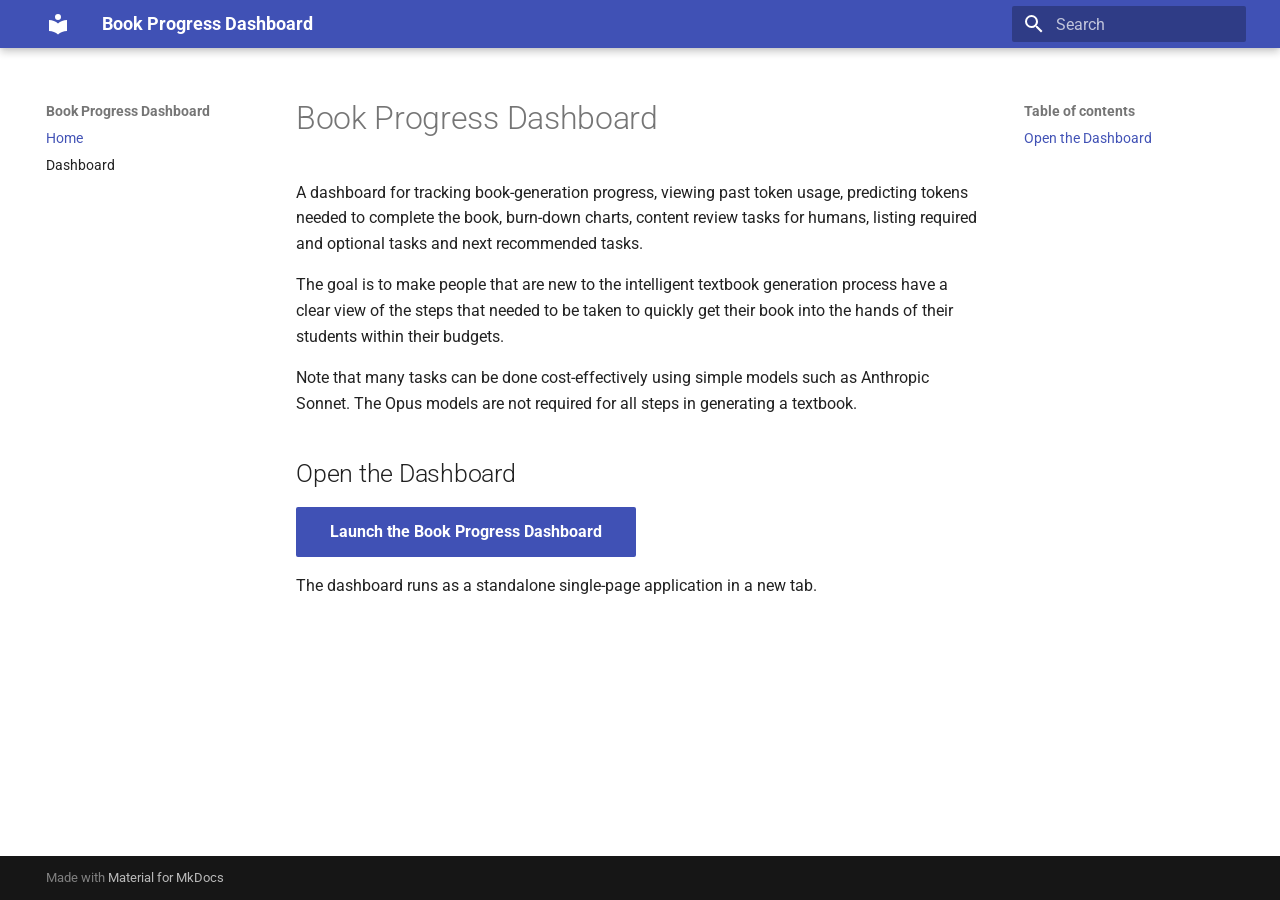
<file: index.html>
<!doctype html>
<html lang="en" class="no-js">
  <head>
    
      <meta charset="utf-8">
      <meta name="viewport" content="width=device-width,initial-scale=1">
      
        <meta name="description" content="A React-based dashboard for tracking book-writing progress">
      
      
        <meta name="author" content="Dan McCreary">
      
      
      
      
        <link rel="next" href="dashboard/book-dashboard.html">
      
      
      <link rel="icon" href="assets/images/favicon.png">
      <meta name="generator" content="mkdocs-1.6.1, mkdocs-material-9.5.43">
    
    
      
        <title>Book Progress Dashboard</title>
      
    
    
      <link rel="stylesheet" href="assets/stylesheets/main.0253249f.min.css">
      
      


    
    
      
    
    
      
        
        
        <link rel="preconnect" href="https://fonts.gstatic.com" crossorigin>
        <link rel="stylesheet" href="https://fonts.googleapis.com/css?family=Roboto:300,300i,400,400i,700,700i%7CRoboto+Mono:400,400i,700,700i&display=fallback">
        <style>:root{--md-text-font:"Roboto";--md-code-font:"Roboto Mono"}</style>
      
    
    
    <script>__md_scope=new URL(".",location),__md_hash=e=>[...e].reduce(((e,_)=>(e<<5)-e+_.charCodeAt(0)),0),__md_get=(e,_=localStorage,t=__md_scope)=>JSON.parse(_.getItem(t.pathname+"."+e)),__md_set=(e,_,t=localStorage,a=__md_scope)=>{try{t.setItem(a.pathname+"."+e,JSON.stringify(_))}catch(e){}}</script>
    
      

    
    
    
  </head>
  
  
    <body dir="ltr">
  
    
    <input class="md-toggle" data-md-toggle="drawer" type="checkbox" id="__drawer" autocomplete="off">
    <input class="md-toggle" data-md-toggle="search" type="checkbox" id="__search" autocomplete="off">
    <label class="md-overlay" for="__drawer"></label>
    <div data-md-component="skip">
      
        
        <a href="#book-progress-dashboard" class="md-skip">
          Skip to content
        </a>
      
    </div>
    <div data-md-component="announce">
      
    </div>
    
    
      

  

<header class="md-header md-header--shadow" data-md-component="header">
  <nav class="md-header__inner md-grid" aria-label="Header">
    <a href="." title="Book Progress Dashboard" class="md-header__button md-logo" aria-label="Book Progress Dashboard" data-md-component="logo">
      
  
  <svg xmlns="http://www.w3.org/2000/svg" viewBox="0 0 24 24"><path d="M12 8a3 3 0 0 0 3-3 3 3 0 0 0-3-3 3 3 0 0 0-3 3 3 3 0 0 0 3 3m0 3.54C9.64 9.35 6.5 8 3 8v11c3.5 0 6.64 1.35 9 3.54 2.36-2.19 5.5-3.54 9-3.54V8c-3.5 0-6.64 1.35-9 3.54"/></svg>

    </a>
    <label class="md-header__button md-icon" for="__drawer">
      
      <svg xmlns="http://www.w3.org/2000/svg" viewBox="0 0 24 24"><path d="M3 6h18v2H3zm0 5h18v2H3zm0 5h18v2H3z"/></svg>
    </label>
    <div class="md-header__title" data-md-component="header-title">
      <div class="md-header__ellipsis">
        <div class="md-header__topic">
          <span class="md-ellipsis">
            Book Progress Dashboard
          </span>
        </div>
        <div class="md-header__topic" data-md-component="header-topic">
          <span class="md-ellipsis">
            
              Home
            
          </span>
        </div>
      </div>
    </div>
    
    
      <script>var palette=__md_get("__palette");if(palette&&palette.color){if("(prefers-color-scheme)"===palette.color.media){var media=matchMedia("(prefers-color-scheme: light)"),input=document.querySelector(media.matches?"[data-md-color-media='(prefers-color-scheme: light)']":"[data-md-color-media='(prefers-color-scheme: dark)']");palette.color.media=input.getAttribute("data-md-color-media"),palette.color.scheme=input.getAttribute("data-md-color-scheme"),palette.color.primary=input.getAttribute("data-md-color-primary"),palette.color.accent=input.getAttribute("data-md-color-accent")}for(var[key,value]of Object.entries(palette.color))document.body.setAttribute("data-md-color-"+key,value)}</script>
    
    
    
      <label class="md-header__button md-icon" for="__search">
        
        <svg xmlns="http://www.w3.org/2000/svg" viewBox="0 0 24 24"><path d="M9.5 3A6.5 6.5 0 0 1 16 9.5c0 1.61-.59 3.09-1.56 4.23l.27.27h.79l5 5-1.5 1.5-5-5v-.79l-.27-.27A6.52 6.52 0 0 1 9.5 16 6.5 6.5 0 0 1 3 9.5 6.5 6.5 0 0 1 9.5 3m0 2C7 5 5 7 5 9.5S7 14 9.5 14 14 12 14 9.5 12 5 9.5 5"/></svg>
      </label>
      <div class="md-search" data-md-component="search" role="dialog">
  <label class="md-search__overlay" for="__search"></label>
  <div class="md-search__inner" role="search">
    <form class="md-search__form" name="search">
      <input type="text" class="md-search__input" name="query" aria-label="Search" placeholder="Search" autocapitalize="off" autocorrect="off" autocomplete="off" spellcheck="false" data-md-component="search-query" required>
      <label class="md-search__icon md-icon" for="__search">
        
        <svg xmlns="http://www.w3.org/2000/svg" viewBox="0 0 24 24"><path d="M9.5 3A6.5 6.5 0 0 1 16 9.5c0 1.61-.59 3.09-1.56 4.23l.27.27h.79l5 5-1.5 1.5-5-5v-.79l-.27-.27A6.52 6.52 0 0 1 9.5 16 6.5 6.5 0 0 1 3 9.5 6.5 6.5 0 0 1 9.5 3m0 2C7 5 5 7 5 9.5S7 14 9.5 14 14 12 14 9.5 12 5 9.5 5"/></svg>
        
        <svg xmlns="http://www.w3.org/2000/svg" viewBox="0 0 24 24"><path d="M20 11v2H8l5.5 5.5-1.42 1.42L4.16 12l7.92-7.92L13.5 5.5 8 11z"/></svg>
      </label>
      <nav class="md-search__options" aria-label="Search">
        
        <button type="reset" class="md-search__icon md-icon" title="Clear" aria-label="Clear" tabindex="-1">
          
          <svg xmlns="http://www.w3.org/2000/svg" viewBox="0 0 24 24"><path d="M19 6.41 17.59 5 12 10.59 6.41 5 5 6.41 10.59 12 5 17.59 6.41 19 12 13.41 17.59 19 19 17.59 13.41 12z"/></svg>
        </button>
      </nav>
      
    </form>
    <div class="md-search__output">
      <div class="md-search__scrollwrap" tabindex="0" data-md-scrollfix>
        <div class="md-search-result" data-md-component="search-result">
          <div class="md-search-result__meta">
            Initializing search
          </div>
          <ol class="md-search-result__list" role="presentation"></ol>
        </div>
      </div>
    </div>
  </div>
</div>
    
    
  </nav>
  
</header>
    
    <div class="md-container" data-md-component="container">
      
      
        
          
        
      
      <main class="md-main" data-md-component="main">
        <div class="md-main__inner md-grid">
          
            
              
              <div class="md-sidebar md-sidebar--primary" data-md-component="sidebar" data-md-type="navigation" >
                <div class="md-sidebar__scrollwrap">
                  <div class="md-sidebar__inner">
                    



<nav class="md-nav md-nav--primary" aria-label="Navigation" data-md-level="0">
  <label class="md-nav__title" for="__drawer">
    <a href="." title="Book Progress Dashboard" class="md-nav__button md-logo" aria-label="Book Progress Dashboard" data-md-component="logo">
      
  
  <svg xmlns="http://www.w3.org/2000/svg" viewBox="0 0 24 24"><path d="M12 8a3 3 0 0 0 3-3 3 3 0 0 0-3-3 3 3 0 0 0-3 3 3 3 0 0 0 3 3m0 3.54C9.64 9.35 6.5 8 3 8v11c3.5 0 6.64 1.35 9 3.54 2.36-2.19 5.5-3.54 9-3.54V8c-3.5 0-6.64 1.35-9 3.54"/></svg>

    </a>
    Book Progress Dashboard
  </label>
  
  <ul class="md-nav__list" data-md-scrollfix>
    
      
      
  
  
    
  
  
  
    <li class="md-nav__item md-nav__item--active">
      
      <input class="md-nav__toggle md-toggle" type="checkbox" id="__toc">
      
      
        
      
      
        <label class="md-nav__link md-nav__link--active" for="__toc">
          
  
  <span class="md-ellipsis">
    Home
  </span>
  

          <span class="md-nav__icon md-icon"></span>
        </label>
      
      <a href="." class="md-nav__link md-nav__link--active">
        
  
  <span class="md-ellipsis">
    Home
  </span>
  

      </a>
      
        

<nav class="md-nav md-nav--secondary" aria-label="Table of contents">
  
  
  
    
  
  
    <label class="md-nav__title" for="__toc">
      <span class="md-nav__icon md-icon"></span>
      Table of contents
    </label>
    <ul class="md-nav__list" data-md-component="toc" data-md-scrollfix>
      
        <li class="md-nav__item">
  <a href="#open-the-dashboard" class="md-nav__link">
    <span class="md-ellipsis">
      Open the Dashboard
    </span>
  </a>
  
</li>
      
    </ul>
  
</nav>
      
    </li>
  

    
      
      
  
  
  
  
    <li class="md-nav__item">
      <a href="dashboard/book-dashboard.html" class="md-nav__link">
        
  
  <span class="md-ellipsis">
    Dashboard
  </span>
  

      </a>
    </li>
  

    
  </ul>
</nav>
                  </div>
                </div>
              </div>
            
            
              
              <div class="md-sidebar md-sidebar--secondary" data-md-component="sidebar" data-md-type="toc" >
                <div class="md-sidebar__scrollwrap">
                  <div class="md-sidebar__inner">
                    

<nav class="md-nav md-nav--secondary" aria-label="Table of contents">
  
  
  
    
  
  
    <label class="md-nav__title" for="__toc">
      <span class="md-nav__icon md-icon"></span>
      Table of contents
    </label>
    <ul class="md-nav__list" data-md-component="toc" data-md-scrollfix>
      
        <li class="md-nav__item">
  <a href="#open-the-dashboard" class="md-nav__link">
    <span class="md-ellipsis">
      Open the Dashboard
    </span>
  </a>
  
</li>
      
    </ul>
  
</nav>
                  </div>
                </div>
              </div>
            
          
          
            <div class="md-content" data-md-component="content">
              <article class="md-content__inner md-typeset">
                
                  


<h1 id="book-progress-dashboard">Book Progress Dashboard</h1>
<p>A dashboard for tracking book-generation progress, viewing past token usage,
predicting tokens needed to complete the book, burn-down charts, content
review tasks for humans, listing required and optional tasks and next recommended
tasks.</p>
<p>The goal is to make people that are new to the intelligent textbook generation
process have a clear view of the steps that needed to be taken to quickly
get their book into the hands of their students within their budgets.</p>
<p>Note that many tasks can be done cost-effectively using simple models such
as Anthropic Sonnet.  The Opus models are not required for all steps in
generating a textbook.</p>
<h2 id="open-the-dashboard">Open the Dashboard</h2>
<p><a class="md-button md-button--primary" href="dashboard/book-dashboard.html" target="_blank">Launch the Book Progress Dashboard</a></p>
<p>The dashboard runs as a standalone single-page application in a new tab.</p>












                
              </article>
            </div>
          
          
<script>var target=document.getElementById(location.hash.slice(1));target&&target.name&&(target.checked=target.name.startsWith("__tabbed_"))</script>
        </div>
        
          <button type="button" class="md-top md-icon" data-md-component="top" hidden>
  
  <svg xmlns="http://www.w3.org/2000/svg" viewBox="0 0 24 24"><path d="M13 20h-2V8l-5.5 5.5-1.42-1.42L12 4.16l7.92 7.92-1.42 1.42L13 8z"/></svg>
  Back to top
</button>
        
      </main>
      
        <footer class="md-footer">
  
  <div class="md-footer-meta md-typeset">
    <div class="md-footer-meta__inner md-grid">
      <div class="md-copyright">
  
  
    Made with
    <a href="https://squidfunk.github.io/mkdocs-material/" target="_blank" rel="noopener">
      Material for MkDocs
    </a>
  
</div>
      
    </div>
  </div>
</footer>
      
    </div>
    <div class="md-dialog" data-md-component="dialog">
      <div class="md-dialog__inner md-typeset"></div>
    </div>
    
    
    <script id="__config" type="application/json">{"base": ".", "features": ["navigation.top", "toc.follow", "content.code.copy"], "search": "assets/javascripts/workers/search.6ce7567c.min.js", "translations": {"clipboard.copied": "Copied to clipboard", "clipboard.copy": "Copy to clipboard", "search.result.more.one": "1 more on this page", "search.result.more.other": "# more on this page", "search.result.none": "No matching documents", "search.result.one": "1 matching document", "search.result.other": "# matching documents", "search.result.placeholder": "Type to start searching", "search.result.term.missing": "Missing", "select.version": "Select version"}}</script>
    
    
      <script src="assets/javascripts/bundle.83f73b43.min.js"></script>
      
    
  </body>
</html>
</file>
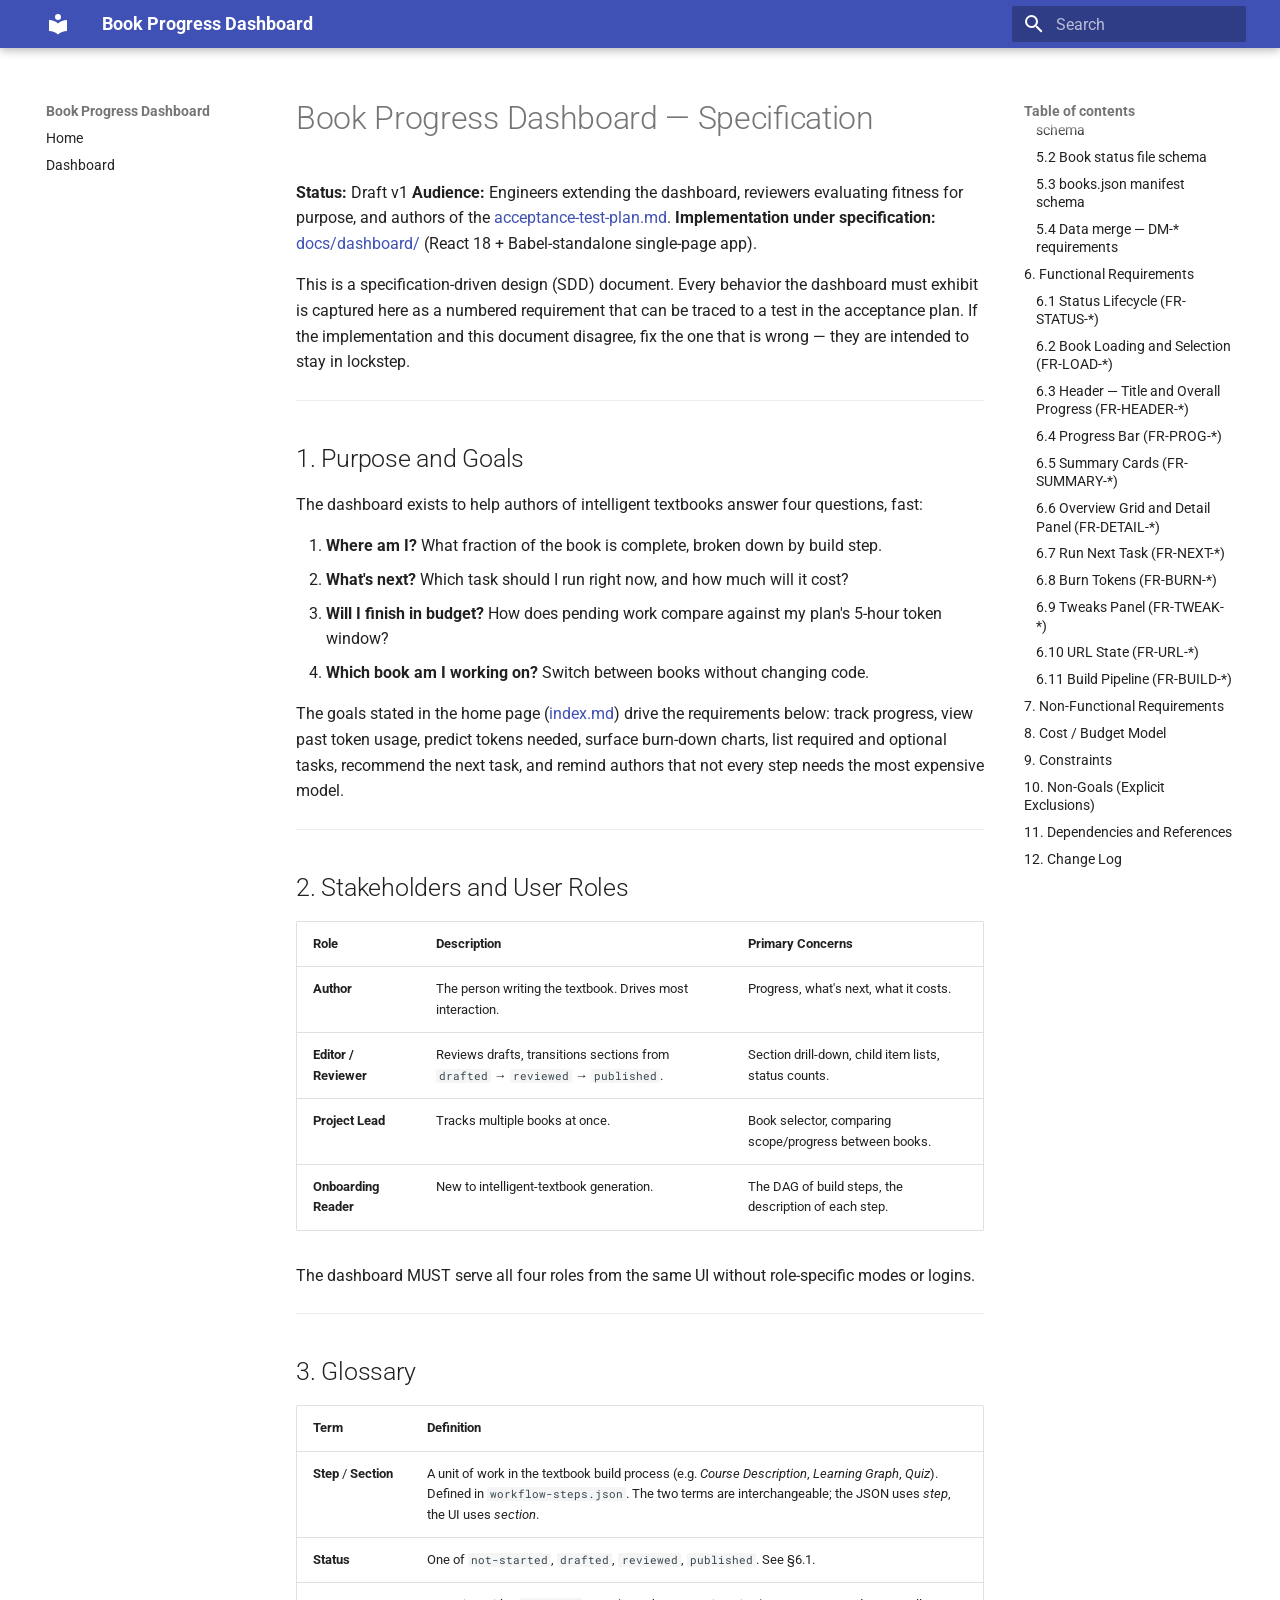
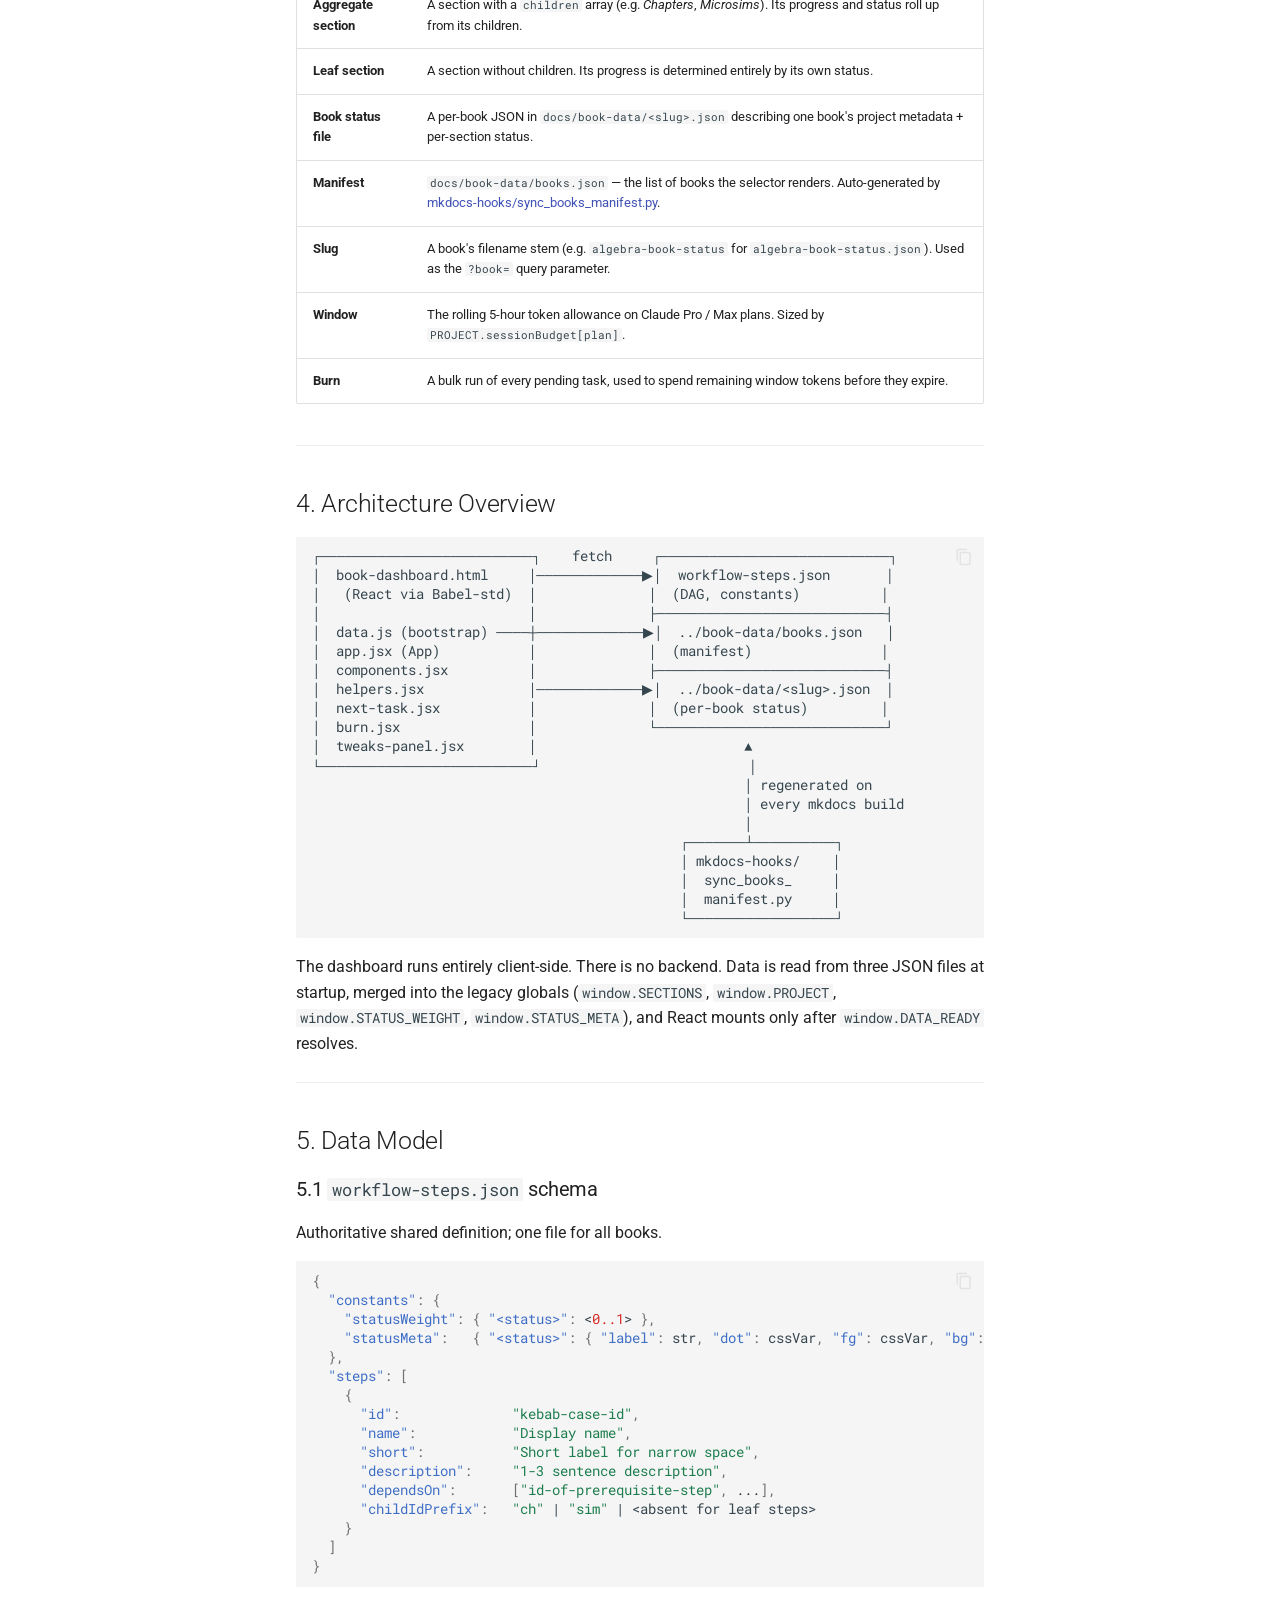
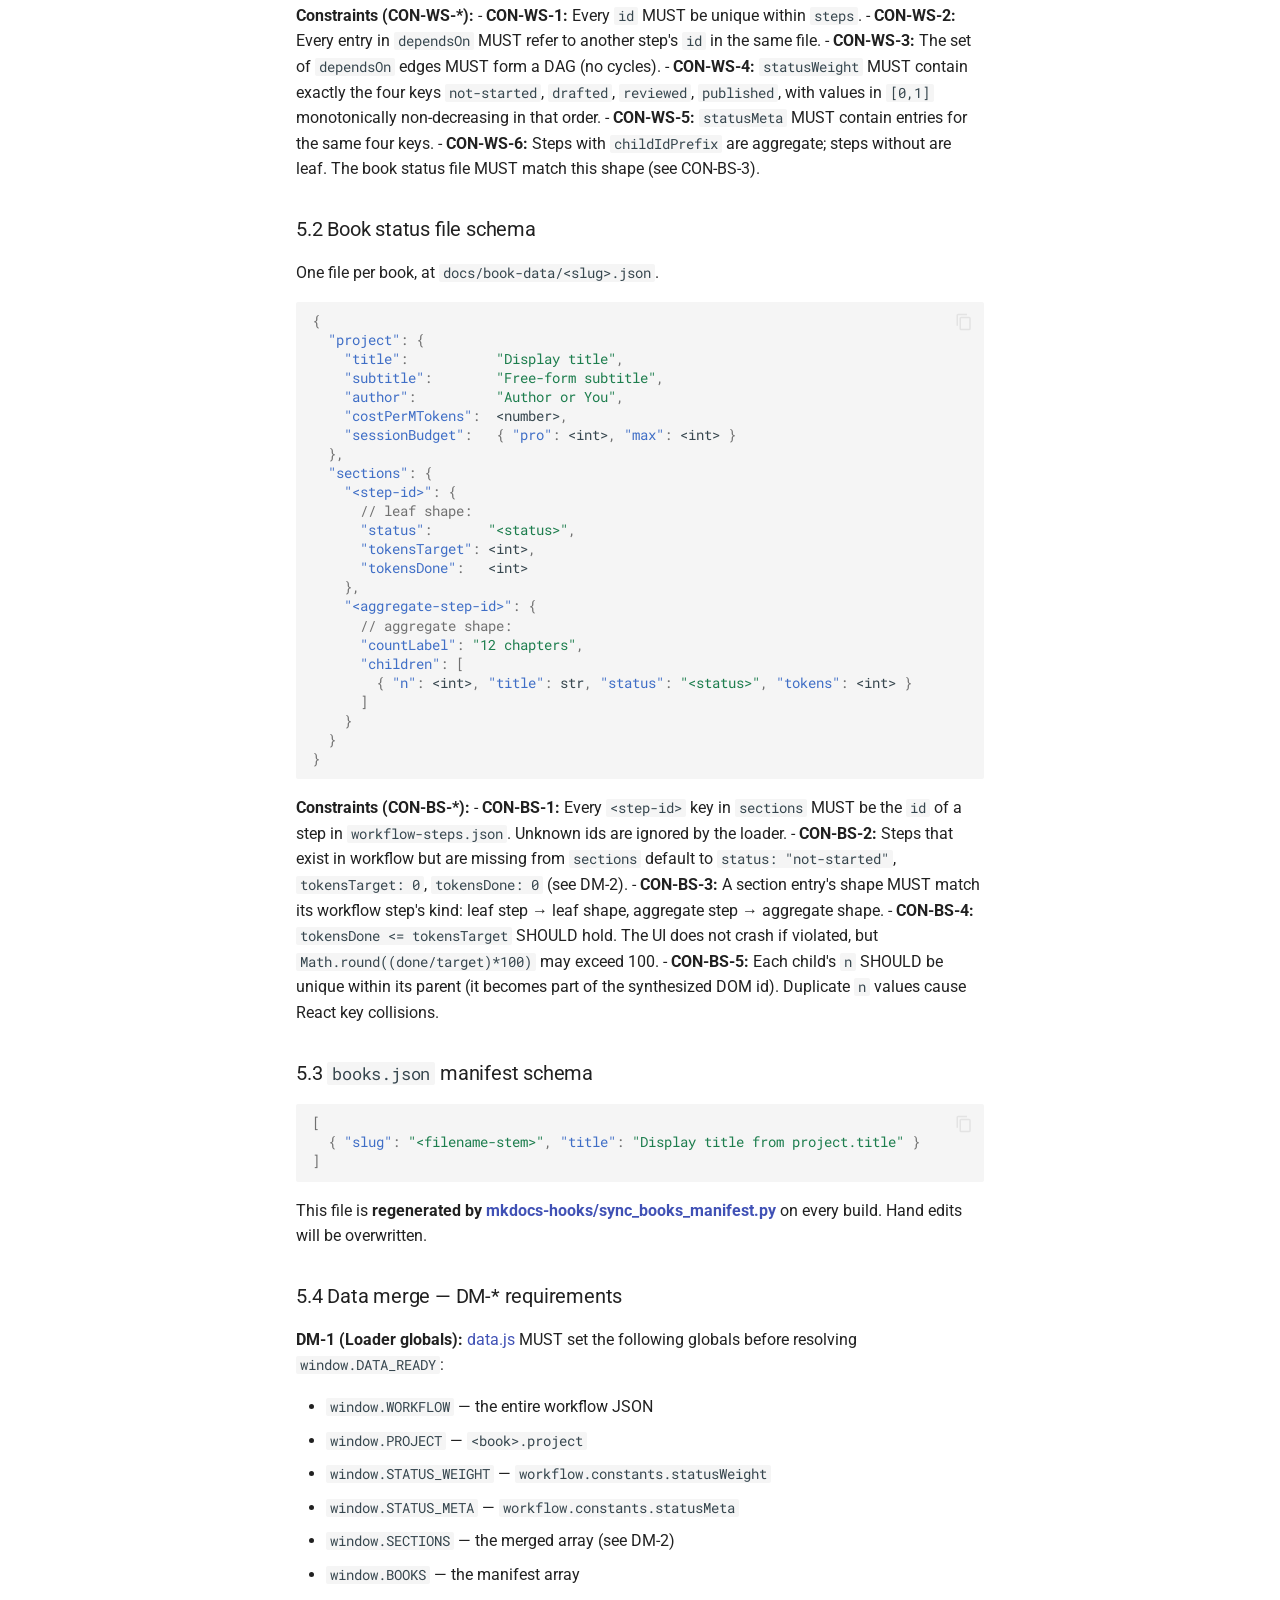
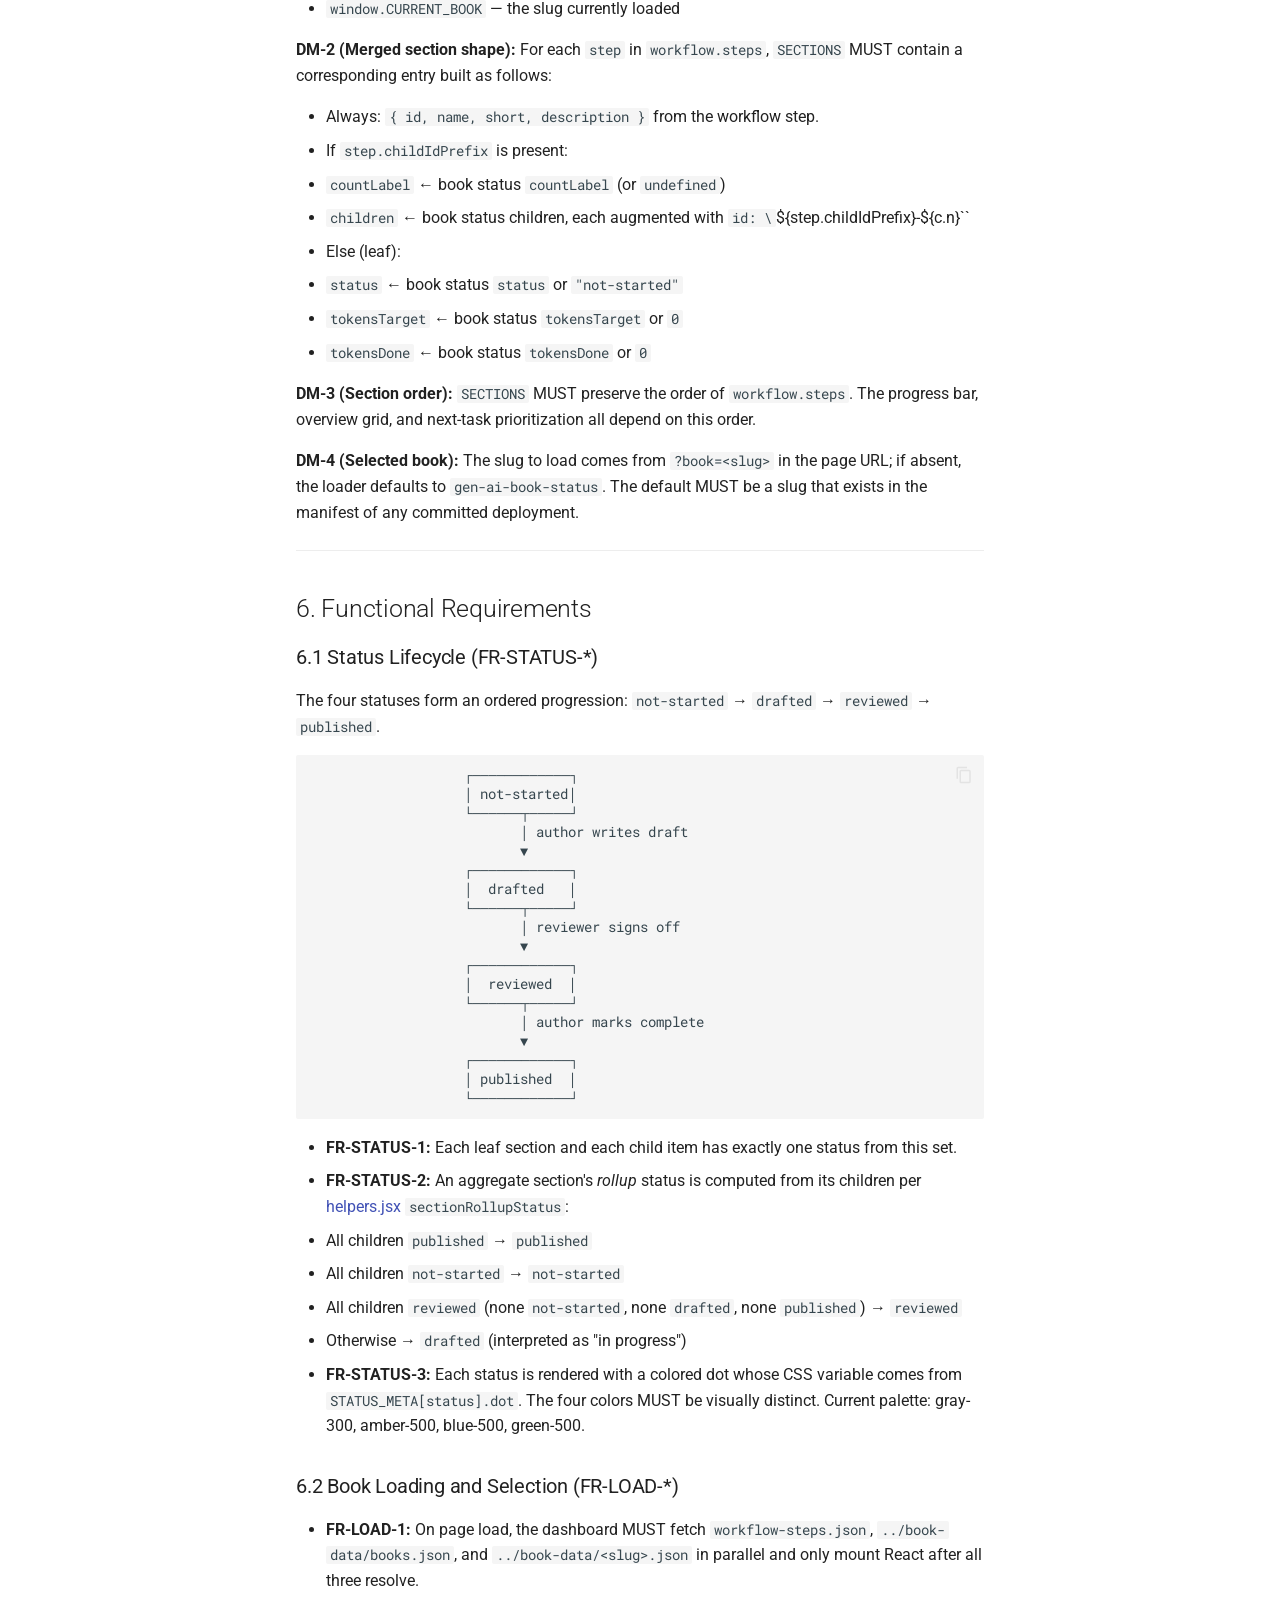
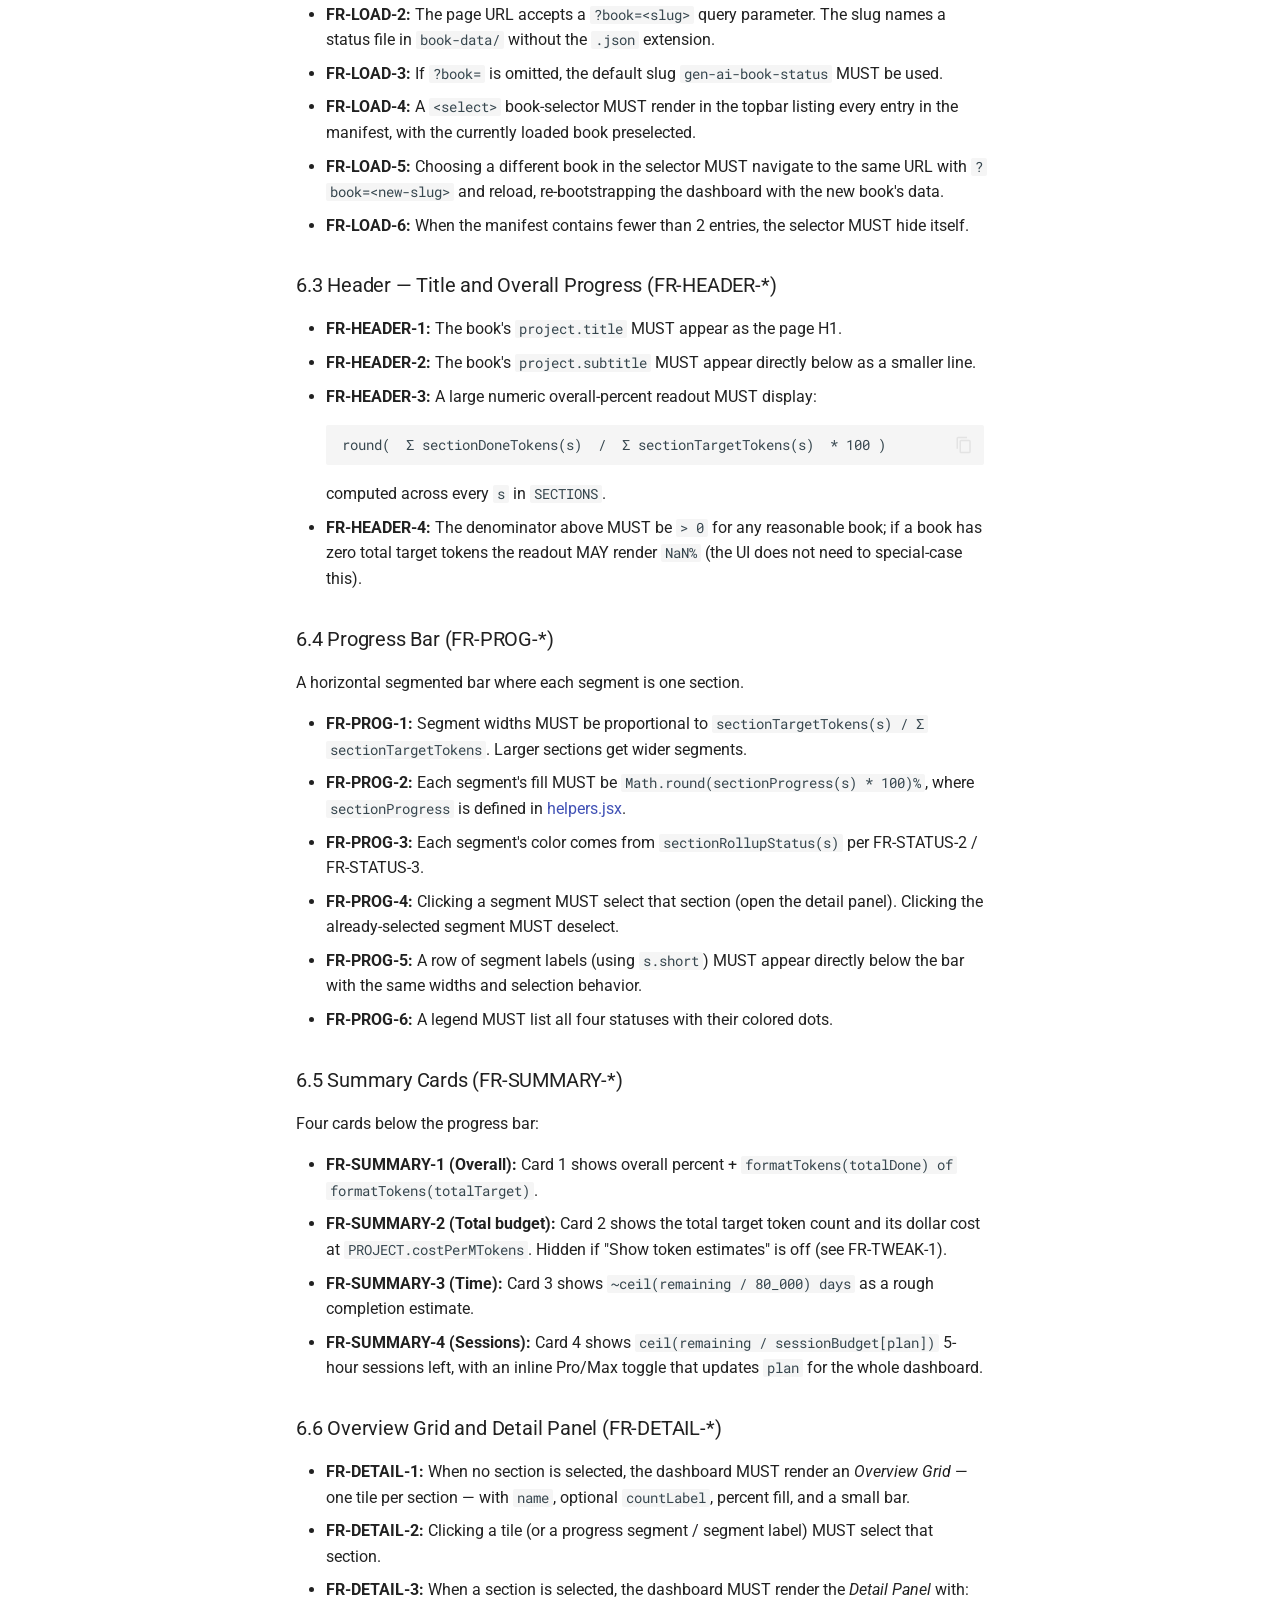
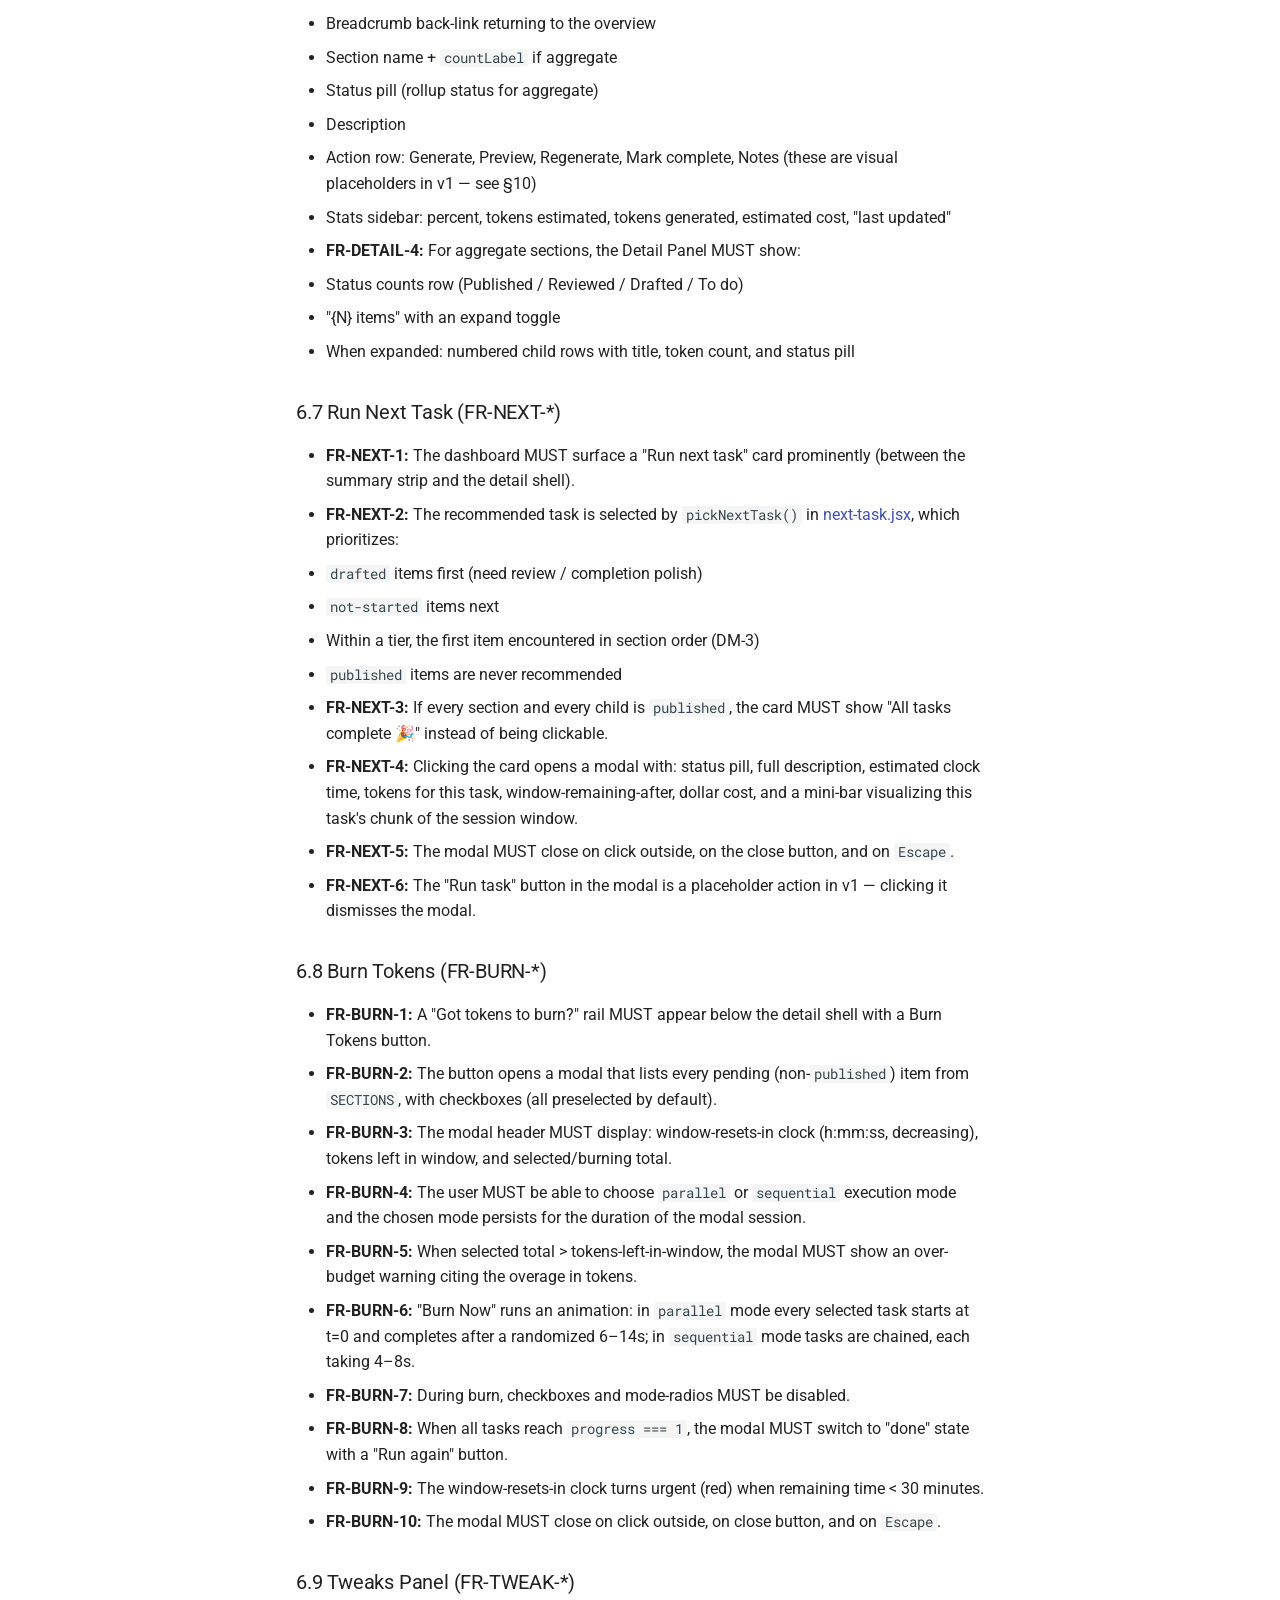
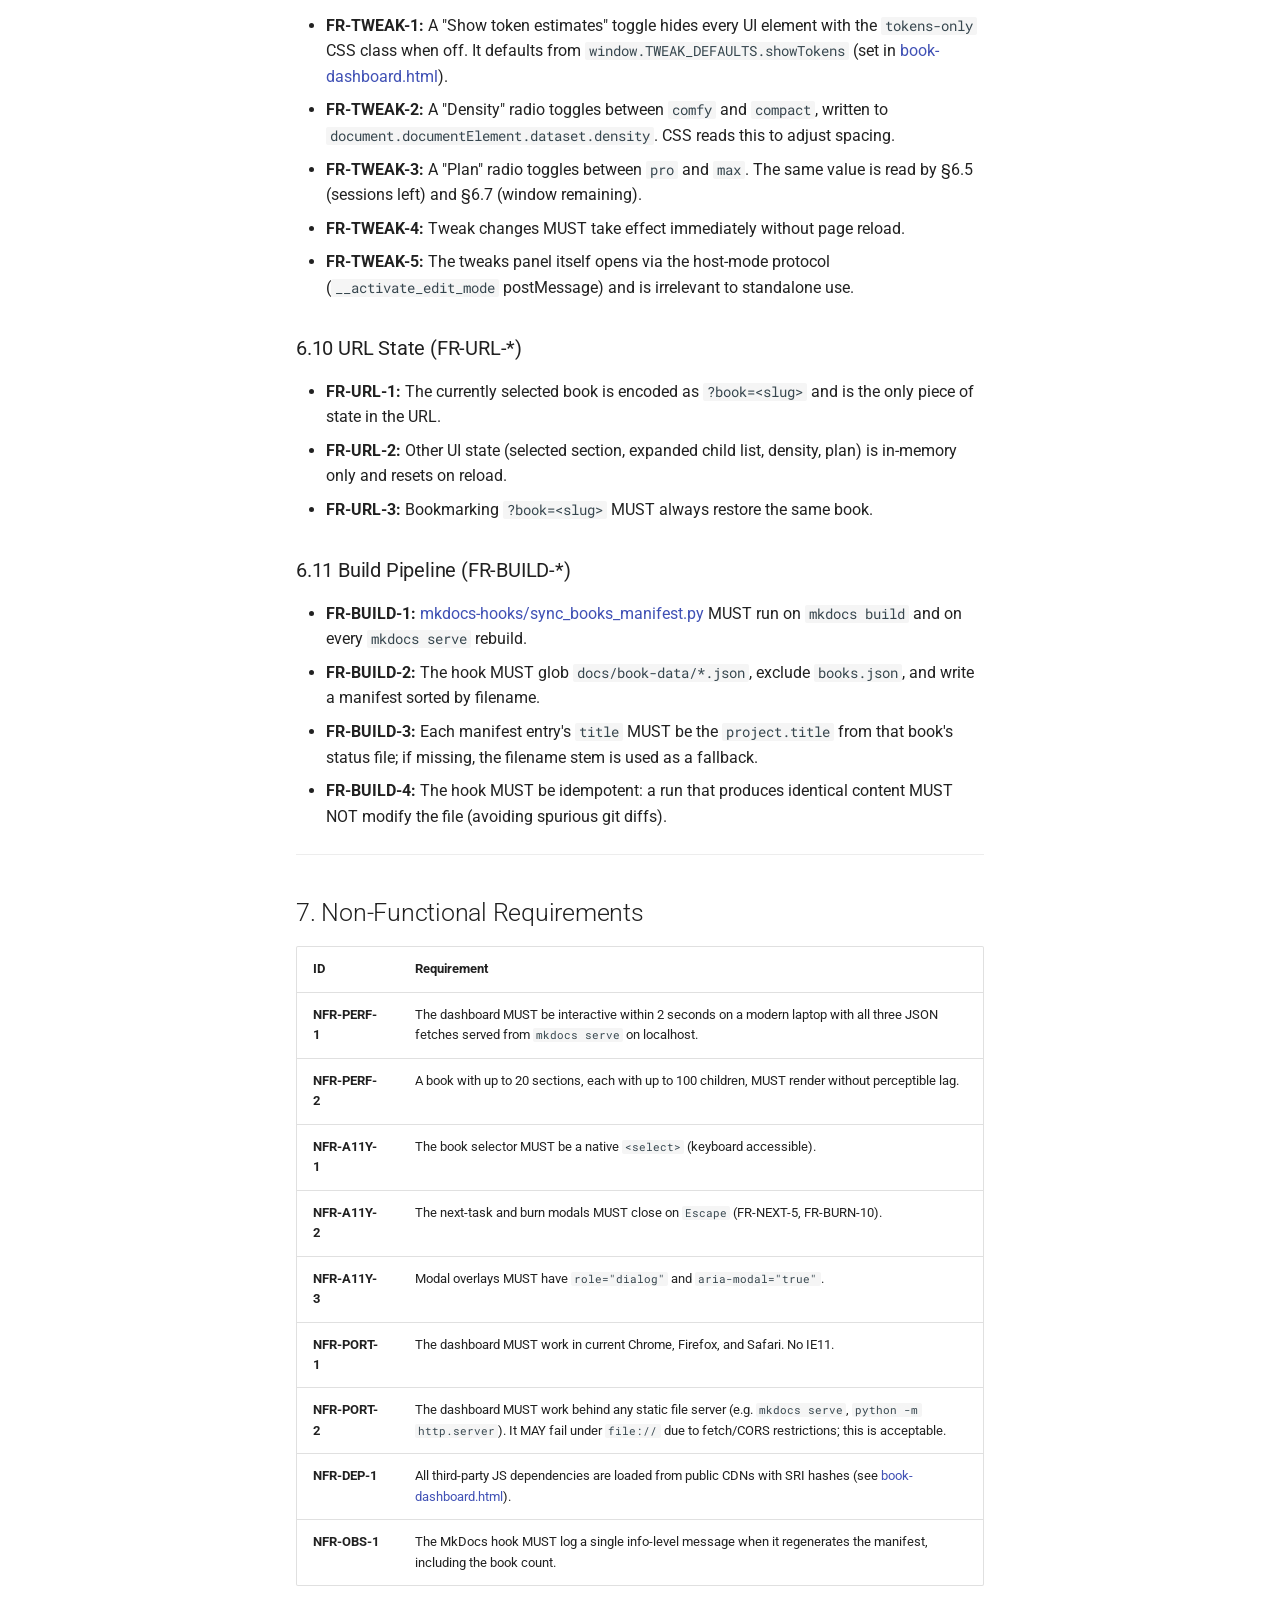
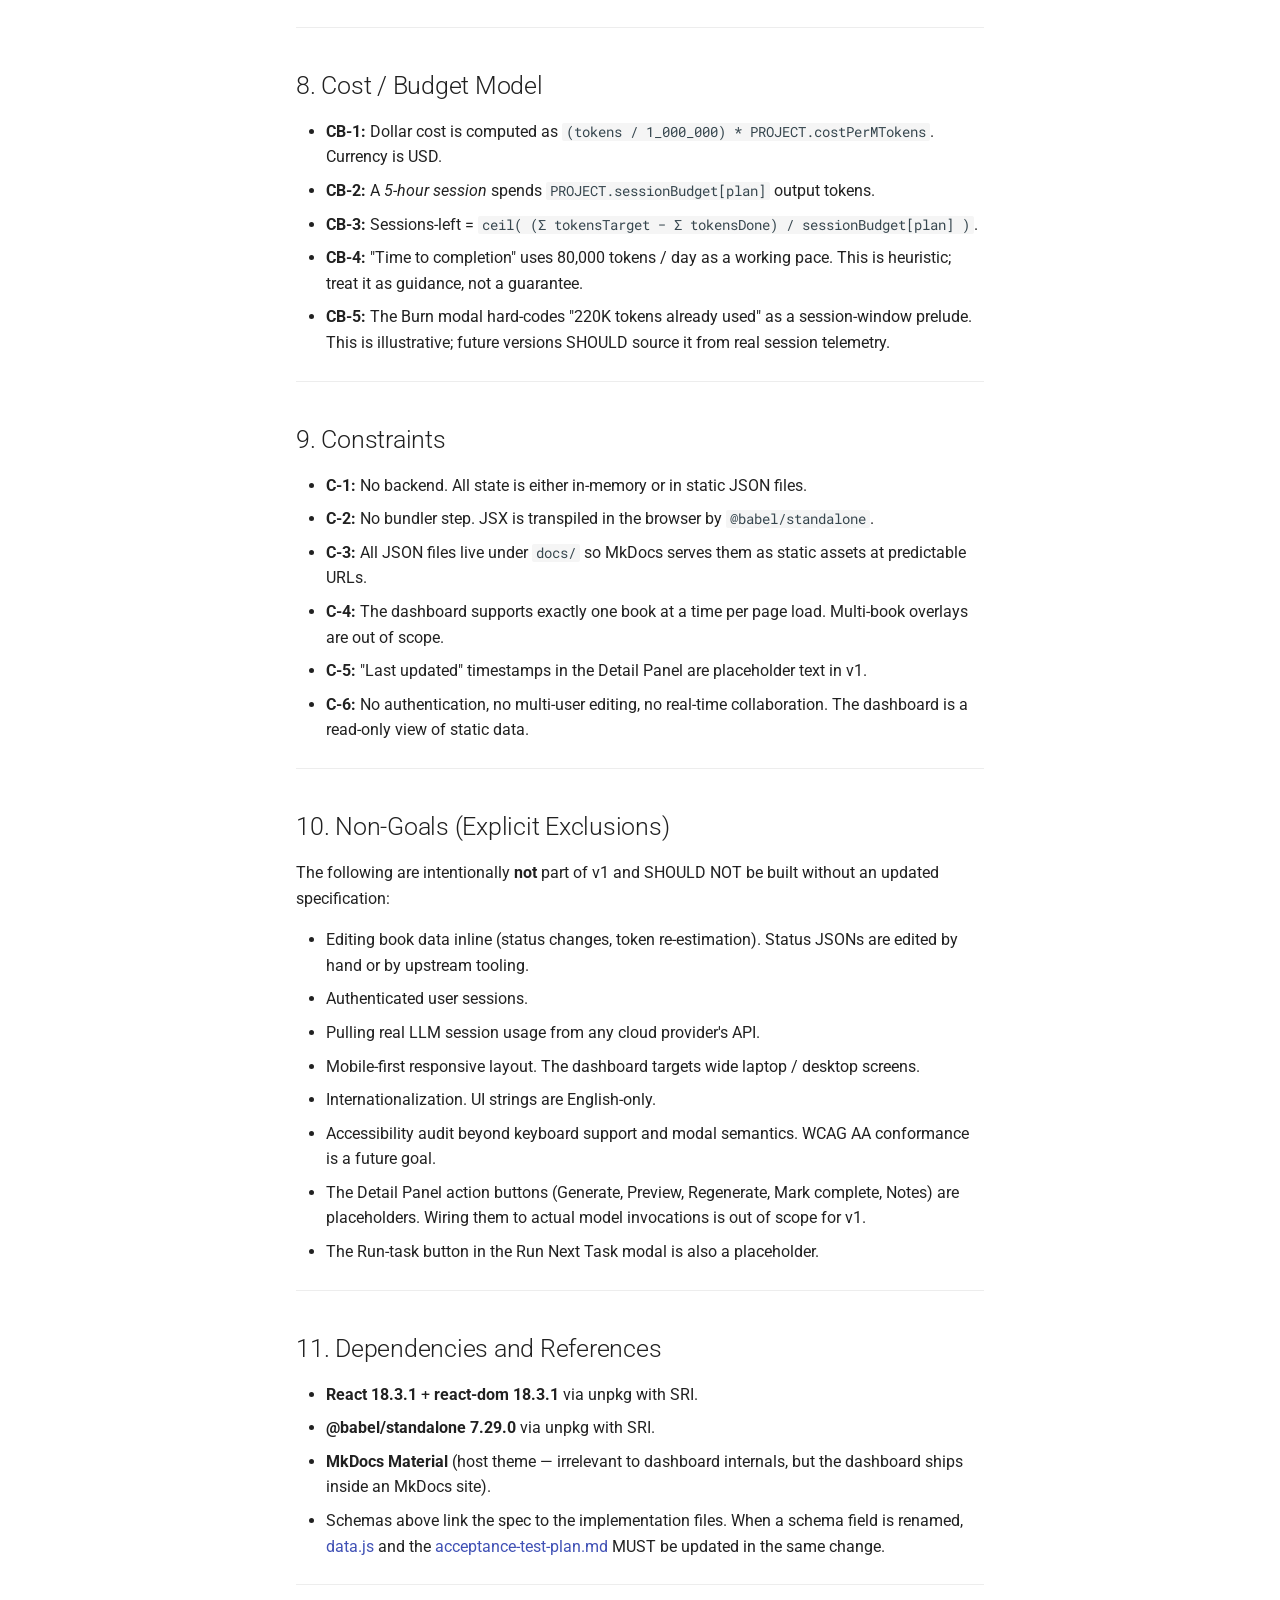
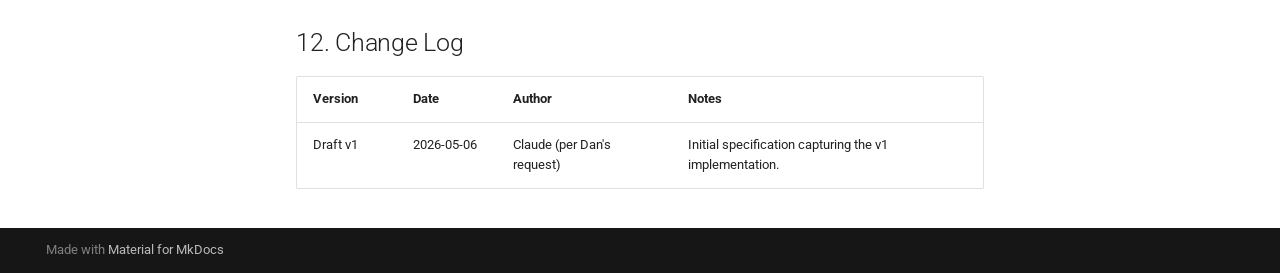
<file: dashboard-specification/index.html>
<!doctype html>
<html lang="en" class="no-js">
  <head>
    
      <meta charset="utf-8">
      <meta name="viewport" content="width=device-width,initial-scale=1">
      
        <meta name="description" content="A React-based dashboard for tracking book-writing progress">
      
      
        <meta name="author" content="Dan McCreary">
      
      
      
      
      
      <link rel="icon" href="../assets/images/favicon.png">
      <meta name="generator" content="mkdocs-1.6.1, mkdocs-material-9.5.43">
    
    
      
        <title>Book Progress Dashboard — Specification - Book Progress Dashboard</title>
      
    
    
      <link rel="stylesheet" href="../assets/stylesheets/main.0253249f.min.css">
      
      


    
    
      
    
    
      
        
        
        <link rel="preconnect" href="https://fonts.gstatic.com" crossorigin>
        <link rel="stylesheet" href="https://fonts.googleapis.com/css?family=Roboto:300,300i,400,400i,700,700i%7CRoboto+Mono:400,400i,700,700i&display=fallback">
        <style>:root{--md-text-font:"Roboto";--md-code-font:"Roboto Mono"}</style>
      
    
    
    <script>__md_scope=new URL("..",location),__md_hash=e=>[...e].reduce(((e,_)=>(e<<5)-e+_.charCodeAt(0)),0),__md_get=(e,_=localStorage,t=__md_scope)=>JSON.parse(_.getItem(t.pathname+"."+e)),__md_set=(e,_,t=localStorage,a=__md_scope)=>{try{t.setItem(a.pathname+"."+e,JSON.stringify(_))}catch(e){}}</script>
    
      

    
    
    
  </head>
  
  
    <body dir="ltr">
  
    
    <input class="md-toggle" data-md-toggle="drawer" type="checkbox" id="__drawer" autocomplete="off">
    <input class="md-toggle" data-md-toggle="search" type="checkbox" id="__search" autocomplete="off">
    <label class="md-overlay" for="__drawer"></label>
    <div data-md-component="skip">
      
        
        <a href="#book-progress-dashboard-specification" class="md-skip">
          Skip to content
        </a>
      
    </div>
    <div data-md-component="announce">
      
    </div>
    
    
      

  

<header class="md-header md-header--shadow" data-md-component="header">
  <nav class="md-header__inner md-grid" aria-label="Header">
    <a href=".." title="Book Progress Dashboard" class="md-header__button md-logo" aria-label="Book Progress Dashboard" data-md-component="logo">
      
  
  <svg xmlns="http://www.w3.org/2000/svg" viewBox="0 0 24 24"><path d="M12 8a3 3 0 0 0 3-3 3 3 0 0 0-3-3 3 3 0 0 0-3 3 3 3 0 0 0 3 3m0 3.54C9.64 9.35 6.5 8 3 8v11c3.5 0 6.64 1.35 9 3.54 2.36-2.19 5.5-3.54 9-3.54V8c-3.5 0-6.64 1.35-9 3.54"/></svg>

    </a>
    <label class="md-header__button md-icon" for="__drawer">
      
      <svg xmlns="http://www.w3.org/2000/svg" viewBox="0 0 24 24"><path d="M3 6h18v2H3zm0 5h18v2H3zm0 5h18v2H3z"/></svg>
    </label>
    <div class="md-header__title" data-md-component="header-title">
      <div class="md-header__ellipsis">
        <div class="md-header__topic">
          <span class="md-ellipsis">
            Book Progress Dashboard
          </span>
        </div>
        <div class="md-header__topic" data-md-component="header-topic">
          <span class="md-ellipsis">
            
              Book Progress Dashboard — Specification
            
          </span>
        </div>
      </div>
    </div>
    
    
      <script>var palette=__md_get("__palette");if(palette&&palette.color){if("(prefers-color-scheme)"===palette.color.media){var media=matchMedia("(prefers-color-scheme: light)"),input=document.querySelector(media.matches?"[data-md-color-media='(prefers-color-scheme: light)']":"[data-md-color-media='(prefers-color-scheme: dark)']");palette.color.media=input.getAttribute("data-md-color-media"),palette.color.scheme=input.getAttribute("data-md-color-scheme"),palette.color.primary=input.getAttribute("data-md-color-primary"),palette.color.accent=input.getAttribute("data-md-color-accent")}for(var[key,value]of Object.entries(palette.color))document.body.setAttribute("data-md-color-"+key,value)}</script>
    
    
    
      <label class="md-header__button md-icon" for="__search">
        
        <svg xmlns="http://www.w3.org/2000/svg" viewBox="0 0 24 24"><path d="M9.5 3A6.5 6.5 0 0 1 16 9.5c0 1.61-.59 3.09-1.56 4.23l.27.27h.79l5 5-1.5 1.5-5-5v-.79l-.27-.27A6.52 6.52 0 0 1 9.5 16 6.5 6.5 0 0 1 3 9.5 6.5 6.5 0 0 1 9.5 3m0 2C7 5 5 7 5 9.5S7 14 9.5 14 14 12 14 9.5 12 5 9.5 5"/></svg>
      </label>
      <div class="md-search" data-md-component="search" role="dialog">
  <label class="md-search__overlay" for="__search"></label>
  <div class="md-search__inner" role="search">
    <form class="md-search__form" name="search">
      <input type="text" class="md-search__input" name="query" aria-label="Search" placeholder="Search" autocapitalize="off" autocorrect="off" autocomplete="off" spellcheck="false" data-md-component="search-query" required>
      <label class="md-search__icon md-icon" for="__search">
        
        <svg xmlns="http://www.w3.org/2000/svg" viewBox="0 0 24 24"><path d="M9.5 3A6.5 6.5 0 0 1 16 9.5c0 1.61-.59 3.09-1.56 4.23l.27.27h.79l5 5-1.5 1.5-5-5v-.79l-.27-.27A6.52 6.52 0 0 1 9.5 16 6.5 6.5 0 0 1 3 9.5 6.5 6.5 0 0 1 9.5 3m0 2C7 5 5 7 5 9.5S7 14 9.5 14 14 12 14 9.5 12 5 9.5 5"/></svg>
        
        <svg xmlns="http://www.w3.org/2000/svg" viewBox="0 0 24 24"><path d="M20 11v2H8l5.5 5.5-1.42 1.42L4.16 12l7.92-7.92L13.5 5.5 8 11z"/></svg>
      </label>
      <nav class="md-search__options" aria-label="Search">
        
        <button type="reset" class="md-search__icon md-icon" title="Clear" aria-label="Clear" tabindex="-1">
          
          <svg xmlns="http://www.w3.org/2000/svg" viewBox="0 0 24 24"><path d="M19 6.41 17.59 5 12 10.59 6.41 5 5 6.41 10.59 12 5 17.59 6.41 19 12 13.41 17.59 19 19 17.59 13.41 12z"/></svg>
        </button>
      </nav>
      
    </form>
    <div class="md-search__output">
      <div class="md-search__scrollwrap" tabindex="0" data-md-scrollfix>
        <div class="md-search-result" data-md-component="search-result">
          <div class="md-search-result__meta">
            Initializing search
          </div>
          <ol class="md-search-result__list" role="presentation"></ol>
        </div>
      </div>
    </div>
  </div>
</div>
    
    
  </nav>
  
</header>
    
    <div class="md-container" data-md-component="container">
      
      
        
          
        
      
      <main class="md-main" data-md-component="main">
        <div class="md-main__inner md-grid">
          
            
              
              <div class="md-sidebar md-sidebar--primary" data-md-component="sidebar" data-md-type="navigation" >
                <div class="md-sidebar__scrollwrap">
                  <div class="md-sidebar__inner">
                    



<nav class="md-nav md-nav--primary" aria-label="Navigation" data-md-level="0">
  <label class="md-nav__title" for="__drawer">
    <a href=".." title="Book Progress Dashboard" class="md-nav__button md-logo" aria-label="Book Progress Dashboard" data-md-component="logo">
      
  
  <svg xmlns="http://www.w3.org/2000/svg" viewBox="0 0 24 24"><path d="M12 8a3 3 0 0 0 3-3 3 3 0 0 0-3-3 3 3 0 0 0-3 3 3 3 0 0 0 3 3m0 3.54C9.64 9.35 6.5 8 3 8v11c3.5 0 6.64 1.35 9 3.54 2.36-2.19 5.5-3.54 9-3.54V8c-3.5 0-6.64 1.35-9 3.54"/></svg>

    </a>
    Book Progress Dashboard
  </label>
  
  <ul class="md-nav__list" data-md-scrollfix>
    
      
      
  
  
  
  
    <li class="md-nav__item">
      <a href=".." class="md-nav__link">
        
  
  <span class="md-ellipsis">
    Home
  </span>
  

      </a>
    </li>
  

    
      
      
  
  
  
  
    <li class="md-nav__item">
      <a href="../dashboard/book-dashboard.html" class="md-nav__link">
        
  
  <span class="md-ellipsis">
    Dashboard
  </span>
  

      </a>
    </li>
  

    
  </ul>
</nav>
                  </div>
                </div>
              </div>
            
            
              
              <div class="md-sidebar md-sidebar--secondary" data-md-component="sidebar" data-md-type="toc" >
                <div class="md-sidebar__scrollwrap">
                  <div class="md-sidebar__inner">
                    

<nav class="md-nav md-nav--secondary" aria-label="Table of contents">
  
  
  
    
  
  
    <label class="md-nav__title" for="__toc">
      <span class="md-nav__icon md-icon"></span>
      Table of contents
    </label>
    <ul class="md-nav__list" data-md-component="toc" data-md-scrollfix>
      
        <li class="md-nav__item">
  <a href="#1-purpose-and-goals" class="md-nav__link">
    <span class="md-ellipsis">
      1. Purpose and Goals
    </span>
  </a>
  
</li>
      
        <li class="md-nav__item">
  <a href="#2-stakeholders-and-user-roles" class="md-nav__link">
    <span class="md-ellipsis">
      2. Stakeholders and User Roles
    </span>
  </a>
  
</li>
      
        <li class="md-nav__item">
  <a href="#3-glossary" class="md-nav__link">
    <span class="md-ellipsis">
      3. Glossary
    </span>
  </a>
  
</li>
      
        <li class="md-nav__item">
  <a href="#4-architecture-overview" class="md-nav__link">
    <span class="md-ellipsis">
      4. Architecture Overview
    </span>
  </a>
  
</li>
      
        <li class="md-nav__item">
  <a href="#5-data-model" class="md-nav__link">
    <span class="md-ellipsis">
      5. Data Model
    </span>
  </a>
  
    <nav class="md-nav" aria-label="5. Data Model">
      <ul class="md-nav__list">
        
          <li class="md-nav__item">
  <a href="#51-workflow-stepsjson-schema" class="md-nav__link">
    <span class="md-ellipsis">
      5.1 workflow-steps.json schema
    </span>
  </a>
  
</li>
        
          <li class="md-nav__item">
  <a href="#52-book-status-file-schema" class="md-nav__link">
    <span class="md-ellipsis">
      5.2 Book status file schema
    </span>
  </a>
  
</li>
        
          <li class="md-nav__item">
  <a href="#53-booksjson-manifest-schema" class="md-nav__link">
    <span class="md-ellipsis">
      5.3 books.json manifest schema
    </span>
  </a>
  
</li>
        
          <li class="md-nav__item">
  <a href="#54-data-merge-dm-requirements" class="md-nav__link">
    <span class="md-ellipsis">
      5.4 Data merge — DM-* requirements
    </span>
  </a>
  
</li>
        
      </ul>
    </nav>
  
</li>
      
        <li class="md-nav__item">
  <a href="#6-functional-requirements" class="md-nav__link">
    <span class="md-ellipsis">
      6. Functional Requirements
    </span>
  </a>
  
    <nav class="md-nav" aria-label="6. Functional Requirements">
      <ul class="md-nav__list">
        
          <li class="md-nav__item">
  <a href="#61-status-lifecycle-fr-status-" class="md-nav__link">
    <span class="md-ellipsis">
      6.1 Status Lifecycle (FR-STATUS-*)
    </span>
  </a>
  
</li>
        
          <li class="md-nav__item">
  <a href="#62-book-loading-and-selection-fr-load-" class="md-nav__link">
    <span class="md-ellipsis">
      6.2 Book Loading and Selection (FR-LOAD-*)
    </span>
  </a>
  
</li>
        
          <li class="md-nav__item">
  <a href="#63-header-title-and-overall-progress-fr-header-" class="md-nav__link">
    <span class="md-ellipsis">
      6.3 Header — Title and Overall Progress (FR-HEADER-*)
    </span>
  </a>
  
</li>
        
          <li class="md-nav__item">
  <a href="#64-progress-bar-fr-prog-" class="md-nav__link">
    <span class="md-ellipsis">
      6.4 Progress Bar (FR-PROG-*)
    </span>
  </a>
  
</li>
        
          <li class="md-nav__item">
  <a href="#65-summary-cards-fr-summary-" class="md-nav__link">
    <span class="md-ellipsis">
      6.5 Summary Cards (FR-SUMMARY-*)
    </span>
  </a>
  
</li>
        
          <li class="md-nav__item">
  <a href="#66-overview-grid-and-detail-panel-fr-detail-" class="md-nav__link">
    <span class="md-ellipsis">
      6.6 Overview Grid and Detail Panel (FR-DETAIL-*)
    </span>
  </a>
  
</li>
        
          <li class="md-nav__item">
  <a href="#67-run-next-task-fr-next-" class="md-nav__link">
    <span class="md-ellipsis">
      6.7 Run Next Task (FR-NEXT-*)
    </span>
  </a>
  
</li>
        
          <li class="md-nav__item">
  <a href="#68-burn-tokens-fr-burn-" class="md-nav__link">
    <span class="md-ellipsis">
      6.8 Burn Tokens (FR-BURN-*)
    </span>
  </a>
  
</li>
        
          <li class="md-nav__item">
  <a href="#69-tweaks-panel-fr-tweak-" class="md-nav__link">
    <span class="md-ellipsis">
      6.9 Tweaks Panel (FR-TWEAK-*)
    </span>
  </a>
  
</li>
        
          <li class="md-nav__item">
  <a href="#610-url-state-fr-url-" class="md-nav__link">
    <span class="md-ellipsis">
      6.10 URL State (FR-URL-*)
    </span>
  </a>
  
</li>
        
          <li class="md-nav__item">
  <a href="#611-build-pipeline-fr-build-" class="md-nav__link">
    <span class="md-ellipsis">
      6.11 Build Pipeline (FR-BUILD-*)
    </span>
  </a>
  
</li>
        
      </ul>
    </nav>
  
</li>
      
        <li class="md-nav__item">
  <a href="#7-non-functional-requirements" class="md-nav__link">
    <span class="md-ellipsis">
      7. Non-Functional Requirements
    </span>
  </a>
  
</li>
      
        <li class="md-nav__item">
  <a href="#8-cost-budget-model" class="md-nav__link">
    <span class="md-ellipsis">
      8. Cost / Budget Model
    </span>
  </a>
  
</li>
      
        <li class="md-nav__item">
  <a href="#9-constraints" class="md-nav__link">
    <span class="md-ellipsis">
      9. Constraints
    </span>
  </a>
  
</li>
      
        <li class="md-nav__item">
  <a href="#10-non-goals-explicit-exclusions" class="md-nav__link">
    <span class="md-ellipsis">
      10. Non-Goals (Explicit Exclusions)
    </span>
  </a>
  
</li>
      
        <li class="md-nav__item">
  <a href="#11-dependencies-and-references" class="md-nav__link">
    <span class="md-ellipsis">
      11. Dependencies and References
    </span>
  </a>
  
</li>
      
        <li class="md-nav__item">
  <a href="#12-change-log" class="md-nav__link">
    <span class="md-ellipsis">
      12. Change Log
    </span>
  </a>
  
</li>
      
    </ul>
  
</nav>
                  </div>
                </div>
              </div>
            
          
          
            <div class="md-content" data-md-component="content">
              <article class="md-content__inner md-typeset">
                
                  


<h1 id="book-progress-dashboard-specification">Book Progress Dashboard — Specification</h1>
<p><strong>Status:</strong> Draft v1
<strong>Audience:</strong> Engineers extending the dashboard, reviewers evaluating fitness for purpose, and authors of the <a href="acceptance-test-plan.md">acceptance-test-plan.md</a>.
<strong>Implementation under specification:</strong> <a href="dashboard/">docs/dashboard/</a> (React 18 + Babel-standalone single-page app).</p>
<p>This is a specification-driven design (SDD) document. Every behavior the dashboard must exhibit is captured here as a numbered requirement that can be traced to a test in the acceptance plan. If the implementation and this document disagree, fix the one that is wrong — they are intended to stay in lockstep.</p>
<hr />
<h2 id="1-purpose-and-goals">1. Purpose and Goals</h2>
<p>The dashboard exists to help authors of intelligent textbooks answer four questions, fast:</p>
<ol>
<li><strong>Where am I?</strong> What fraction of the book is complete, broken down by build step.</li>
<li><strong>What's next?</strong> Which task should I run right now, and how much will it cost?</li>
<li><strong>Will I finish in budget?</strong> How does pending work compare against my plan's 5-hour token window?</li>
<li><strong>Which book am I working on?</strong> Switch between books without changing code.</li>
</ol>
<p>The goals stated in the home page (<a href="../">index.md</a>) drive the requirements below: track progress, view past token usage, predict tokens needed, surface burn-down charts, list required and optional tasks, recommend the next task, and remind authors that not every step needs the most expensive model.</p>
<hr />
<h2 id="2-stakeholders-and-user-roles">2. Stakeholders and User Roles</h2>
<table>
<thead>
<tr>
<th>Role</th>
<th>Description</th>
<th>Primary Concerns</th>
</tr>
</thead>
<tbody>
<tr>
<td><strong>Author</strong></td>
<td>The person writing the textbook. Drives most interaction.</td>
<td>Progress, what's next, what it costs.</td>
</tr>
<tr>
<td><strong>Editor / Reviewer</strong></td>
<td>Reviews drafts, transitions sections from <code>drafted</code> → <code>reviewed</code> → <code>published</code>.</td>
<td>Section drill-down, child item lists, status counts.</td>
</tr>
<tr>
<td><strong>Project Lead</strong></td>
<td>Tracks multiple books at once.</td>
<td>Book selector, comparing scope/progress between books.</td>
</tr>
<tr>
<td><strong>Onboarding Reader</strong></td>
<td>New to intelligent-textbook generation.</td>
<td>The DAG of build steps, the description of each step.</td>
</tr>
</tbody>
</table>
<p>The dashboard MUST serve all four roles from the same UI without role-specific modes or logins.</p>
<hr />
<h2 id="3-glossary">3. Glossary</h2>
<table>
<thead>
<tr>
<th>Term</th>
<th>Definition</th>
</tr>
</thead>
<tbody>
<tr>
<td><strong>Step</strong> / <strong>Section</strong></td>
<td>A unit of work in the textbook build process (e.g. <em>Course Description</em>, <em>Learning Graph</em>, <em>Quiz</em>). Defined in <code>workflow-steps.json</code>. The two terms are interchangeable; the JSON uses <em>step</em>, the UI uses <em>section</em>.</td>
</tr>
<tr>
<td><strong>Status</strong></td>
<td>One of <code>not-started</code>, <code>drafted</code>, <code>reviewed</code>, <code>published</code>. See §6.1.</td>
</tr>
<tr>
<td><strong>Aggregate section</strong></td>
<td>A section with a <code>children</code> array (e.g. <em>Chapters</em>, <em>Microsims</em>). Its progress and status roll up from its children.</td>
</tr>
<tr>
<td><strong>Leaf section</strong></td>
<td>A section without children. Its progress is determined entirely by its own status.</td>
</tr>
<tr>
<td><strong>Book status file</strong></td>
<td>A per-book JSON in <code>docs/book-data/&lt;slug&gt;.json</code> describing one book's project metadata + per-section status.</td>
</tr>
<tr>
<td><strong>Manifest</strong></td>
<td><code>docs/book-data/books.json</code> — the list of books the selector renders. Auto-generated by <a href="../mkdocs-hooks/sync_books_manifest.py">mkdocs-hooks/sync_books_manifest.py</a>.</td>
</tr>
<tr>
<td><strong>Slug</strong></td>
<td>A book's filename stem (e.g. <code>algebra-book-status</code> for <code>algebra-book-status.json</code>). Used as the <code>?book=</code> query parameter.</td>
</tr>
<tr>
<td><strong>Window</strong></td>
<td>The rolling 5-hour token allowance on Claude Pro / Max plans. Sized by <code>PROJECT.sessionBudget[plan]</code>.</td>
</tr>
<tr>
<td><strong>Burn</strong></td>
<td>A bulk run of every pending task, used to spend remaining window tokens before they expire.</td>
</tr>
</tbody>
</table>
<hr />
<h2 id="4-architecture-overview">4. Architecture Overview</h2>
<div class="highlight"><pre><span></span><code>┌──────────────────────────┐    fetch     ┌────────────────────────────┐
│  book-dashboard.html     │─────────────▶│  workflow-steps.json       │
│   (React via Babel-std)  │              │  (DAG, constants)          │
│                          │              ├────────────────────────────┤
│  data.js (bootstrap) ────┼─────────────▶│  ../book-data/books.json   │
│  app.jsx (App)           │              │  (manifest)                │
│  components.jsx          │              ├────────────────────────────┤
│  helpers.jsx             │─────────────▶│  ../book-data/&lt;slug&gt;.json  │
│  next-task.jsx           │              │  (per-book status)         │
│  burn.jsx                │              └────────────────────────────┘
│  tweaks-panel.jsx        │                          ▲
└──────────────────────────┘                          │
                                                      │ regenerated on
                                                      │ every mkdocs build
                                                      │
                                              ┌───────┴──────────┐
                                              │ mkdocs-hooks/    │
                                              │  sync_books_     │
                                              │  manifest.py     │
                                              └──────────────────┘
</code></pre></div>
<p>The dashboard runs entirely client-side. There is no backend. Data is read from three JSON files at startup, merged into the legacy globals (<code>window.SECTIONS</code>, <code>window.PROJECT</code>, <code>window.STATUS_WEIGHT</code>, <code>window.STATUS_META</code>), and React mounts only after <code>window.DATA_READY</code> resolves.</p>
<hr />
<h2 id="5-data-model">5. Data Model</h2>
<h3 id="51-workflow-stepsjson-schema">5.1 <code>workflow-steps.json</code> schema</h3>
<p>Authoritative shared definition; one file for all books.</p>
<div class="highlight"><pre><span></span><code><span class="p">{</span>
<span class="w">  </span><span class="nt">&quot;constants&quot;</span><span class="p">:</span><span class="w"> </span><span class="p">{</span>
<span class="w">    </span><span class="nt">&quot;statusWeight&quot;</span><span class="p">:</span><span class="w"> </span><span class="p">{</span><span class="w"> </span><span class="nt">&quot;&lt;status&gt;&quot;</span><span class="p">:</span><span class="w"> </span><span class="err">&lt;</span><span class="mf">0..1</span><span class="err">&gt;</span><span class="w"> </span><span class="p">},</span>
<span class="w">    </span><span class="nt">&quot;statusMeta&quot;</span><span class="p">:</span><span class="w">   </span><span class="p">{</span><span class="w"> </span><span class="nt">&quot;&lt;status&gt;&quot;</span><span class="p">:</span><span class="w"> </span><span class="p">{</span><span class="w"> </span><span class="nt">&quot;label&quot;</span><span class="p">:</span><span class="w"> </span><span class="err">s</span><span class="kc">tr</span><span class="p">,</span><span class="w"> </span><span class="nt">&quot;dot&quot;</span><span class="p">:</span><span class="w"> </span><span class="err">cssVar</span><span class="p">,</span><span class="w"> </span><span class="nt">&quot;fg&quot;</span><span class="p">:</span><span class="w"> </span><span class="err">cssVar</span><span class="p">,</span><span class="w"> </span><span class="nt">&quot;bg&quot;</span><span class="p">:</span><span class="w"> </span><span class="err">cssVar</span><span class="w"> </span><span class="p">}</span><span class="w"> </span><span class="p">}</span>
<span class="w">  </span><span class="p">},</span>
<span class="w">  </span><span class="nt">&quot;steps&quot;</span><span class="p">:</span><span class="w"> </span><span class="p">[</span>
<span class="w">    </span><span class="p">{</span>
<span class="w">      </span><span class="nt">&quot;id&quot;</span><span class="p">:</span><span class="w">              </span><span class="s2">&quot;kebab-case-id&quot;</span><span class="p">,</span>
<span class="w">      </span><span class="nt">&quot;name&quot;</span><span class="p">:</span><span class="w">            </span><span class="s2">&quot;Display name&quot;</span><span class="p">,</span>
<span class="w">      </span><span class="nt">&quot;short&quot;</span><span class="p">:</span><span class="w">           </span><span class="s2">&quot;Short label for narrow space&quot;</span><span class="p">,</span>
<span class="w">      </span><span class="nt">&quot;description&quot;</span><span class="p">:</span><span class="w">     </span><span class="s2">&quot;1-3 sentence description&quot;</span><span class="p">,</span>
<span class="w">      </span><span class="nt">&quot;dependsOn&quot;</span><span class="p">:</span><span class="w">       </span><span class="p">[</span><span class="s2">&quot;id-of-prerequisite-step&quot;</span><span class="p">,</span><span class="w"> </span><span class="err">...</span><span class="p">],</span>
<span class="w">      </span><span class="nt">&quot;childIdPrefix&quot;</span><span class="p">:</span><span class="w">   </span><span class="s2">&quot;ch&quot;</span><span class="w"> </span><span class="err">|</span><span class="w"> </span><span class="s2">&quot;sim&quot;</span><span class="w"> </span><span class="err">|</span><span class="w"> </span><span class="err">&lt;abse</span><span class="kc">nt</span><span class="w"> </span><span class="kc">f</span><span class="err">or</span><span class="w"> </span><span class="err">lea</span><span class="kc">f</span><span class="w"> </span><span class="err">s</span><span class="kc">te</span><span class="err">ps&gt;</span>
<span class="w">    </span><span class="p">}</span>
<span class="w">  </span><span class="p">]</span>
<span class="p">}</span>
</code></pre></div>
<p><strong>Constraints (CON-WS-*):</strong>
- <strong>CON-WS-1:</strong> Every <code>id</code> MUST be unique within <code>steps</code>.
- <strong>CON-WS-2:</strong> Every entry in <code>dependsOn</code> MUST refer to another step's <code>id</code> in the same file.
- <strong>CON-WS-3:</strong> The set of <code>dependsOn</code> edges MUST form a DAG (no cycles).
- <strong>CON-WS-4:</strong> <code>statusWeight</code> MUST contain exactly the four keys <code>not-started</code>, <code>drafted</code>, <code>reviewed</code>, <code>published</code>, with values in <code>[0,1]</code> monotonically non-decreasing in that order.
- <strong>CON-WS-5:</strong> <code>statusMeta</code> MUST contain entries for the same four keys.
- <strong>CON-WS-6:</strong> Steps with <code>childIdPrefix</code> are aggregate; steps without are leaf. The book status file MUST match this shape (see CON-BS-3).</p>
<h3 id="52-book-status-file-schema">5.2 Book status file schema</h3>
<p>One file per book, at <code>docs/book-data/&lt;slug&gt;.json</code>.</p>
<div class="highlight"><pre><span></span><code><span class="p">{</span>
<span class="w">  </span><span class="nt">&quot;project&quot;</span><span class="p">:</span><span class="w"> </span><span class="p">{</span>
<span class="w">    </span><span class="nt">&quot;title&quot;</span><span class="p">:</span><span class="w">           </span><span class="s2">&quot;Display title&quot;</span><span class="p">,</span>
<span class="w">    </span><span class="nt">&quot;subtitle&quot;</span><span class="p">:</span><span class="w">        </span><span class="s2">&quot;Free-form subtitle&quot;</span><span class="p">,</span>
<span class="w">    </span><span class="nt">&quot;author&quot;</span><span class="p">:</span><span class="w">          </span><span class="s2">&quot;Author or You&quot;</span><span class="p">,</span>
<span class="w">    </span><span class="nt">&quot;costPerMTokens&quot;</span><span class="p">:</span><span class="w">  </span><span class="err">&lt;</span><span class="kc">nu</span><span class="err">mber&gt;</span><span class="p">,</span>
<span class="w">    </span><span class="nt">&quot;sessionBudget&quot;</span><span class="p">:</span><span class="w">   </span><span class="p">{</span><span class="w"> </span><span class="nt">&quot;pro&quot;</span><span class="p">:</span><span class="w"> </span><span class="err">&lt;i</span><span class="kc">nt</span><span class="err">&gt;</span><span class="p">,</span><span class="w"> </span><span class="nt">&quot;max&quot;</span><span class="p">:</span><span class="w"> </span><span class="err">&lt;i</span><span class="kc">nt</span><span class="err">&gt;</span><span class="w"> </span><span class="p">}</span>
<span class="w">  </span><span class="p">},</span>
<span class="w">  </span><span class="nt">&quot;sections&quot;</span><span class="p">:</span><span class="w"> </span><span class="p">{</span>
<span class="w">    </span><span class="nt">&quot;&lt;step-id&gt;&quot;</span><span class="p">:</span><span class="w"> </span><span class="p">{</span>
<span class="w">      </span><span class="c1">// leaf shape:</span>
<span class="w">      </span><span class="nt">&quot;status&quot;</span><span class="p">:</span><span class="w">       </span><span class="s2">&quot;&lt;status&gt;&quot;</span><span class="p">,</span>
<span class="w">      </span><span class="nt">&quot;tokensTarget&quot;</span><span class="p">:</span><span class="w"> </span><span class="err">&lt;i</span><span class="kc">nt</span><span class="err">&gt;</span><span class="p">,</span>
<span class="w">      </span><span class="nt">&quot;tokensDone&quot;</span><span class="p">:</span><span class="w">   </span><span class="err">&lt;i</span><span class="kc">nt</span><span class="err">&gt;</span>
<span class="w">    </span><span class="p">},</span>
<span class="w">    </span><span class="nt">&quot;&lt;aggregate-step-id&gt;&quot;</span><span class="p">:</span><span class="w"> </span><span class="p">{</span>
<span class="w">      </span><span class="c1">// aggregate shape:</span>
<span class="w">      </span><span class="nt">&quot;countLabel&quot;</span><span class="p">:</span><span class="w"> </span><span class="s2">&quot;12 chapters&quot;</span><span class="p">,</span>
<span class="w">      </span><span class="nt">&quot;children&quot;</span><span class="p">:</span><span class="w"> </span><span class="p">[</span>
<span class="w">        </span><span class="p">{</span><span class="w"> </span><span class="nt">&quot;n&quot;</span><span class="p">:</span><span class="w"> </span><span class="err">&lt;i</span><span class="kc">nt</span><span class="err">&gt;</span><span class="p">,</span><span class="w"> </span><span class="nt">&quot;title&quot;</span><span class="p">:</span><span class="w"> </span><span class="err">s</span><span class="kc">tr</span><span class="p">,</span><span class="w"> </span><span class="nt">&quot;status&quot;</span><span class="p">:</span><span class="w"> </span><span class="s2">&quot;&lt;status&gt;&quot;</span><span class="p">,</span><span class="w"> </span><span class="nt">&quot;tokens&quot;</span><span class="p">:</span><span class="w"> </span><span class="err">&lt;i</span><span class="kc">nt</span><span class="err">&gt;</span><span class="w"> </span><span class="p">}</span>
<span class="w">      </span><span class="p">]</span>
<span class="w">    </span><span class="p">}</span>
<span class="w">  </span><span class="p">}</span>
<span class="p">}</span>
</code></pre></div>
<p><strong>Constraints (CON-BS-*):</strong>
- <strong>CON-BS-1:</strong> Every <code>&lt;step-id&gt;</code> key in <code>sections</code> MUST be the <code>id</code> of a step in <code>workflow-steps.json</code>. Unknown ids are ignored by the loader.
- <strong>CON-BS-2:</strong> Steps that exist in workflow but are missing from <code>sections</code> default to <code>status: "not-started"</code>, <code>tokensTarget: 0</code>, <code>tokensDone: 0</code> (see DM-2).
- <strong>CON-BS-3:</strong> A section entry's shape MUST match its workflow step's kind: leaf step → leaf shape, aggregate step → aggregate shape.
- <strong>CON-BS-4:</strong> <code>tokensDone &lt;= tokensTarget</code> SHOULD hold. The UI does not crash if violated, but <code>Math.round((done/target)*100)</code> may exceed 100.
- <strong>CON-BS-5:</strong> Each child's <code>n</code> SHOULD be unique within its parent (it becomes part of the synthesized DOM id). Duplicate <code>n</code> values cause React key collisions.</p>
<h3 id="53-booksjson-manifest-schema">5.3 <code>books.json</code> manifest schema</h3>
<div class="highlight"><pre><span></span><code><span class="p">[</span>
<span class="w">  </span><span class="p">{</span><span class="w"> </span><span class="nt">&quot;slug&quot;</span><span class="p">:</span><span class="w"> </span><span class="s2">&quot;&lt;filename-stem&gt;&quot;</span><span class="p">,</span><span class="w"> </span><span class="nt">&quot;title&quot;</span><span class="p">:</span><span class="w"> </span><span class="s2">&quot;Display title from project.title&quot;</span><span class="w"> </span><span class="p">}</span>
<span class="p">]</span>
</code></pre></div>
<p>This file is <strong>regenerated by <a href="../mkdocs-hooks/sync_books_manifest.py">mkdocs-hooks/sync_books_manifest.py</a></strong> on every build. Hand edits will be overwritten.</p>
<h3 id="54-data-merge-dm-requirements">5.4 Data merge — DM-* requirements</h3>
<p><strong>DM-1 (Loader globals):</strong> <a href="../dashboard/data.js">data.js</a> MUST set the following globals before resolving <code>window.DATA_READY</code>:</p>
<ul>
<li><code>window.WORKFLOW</code> — the entire workflow JSON</li>
<li><code>window.PROJECT</code> — <code>&lt;book&gt;.project</code></li>
<li><code>window.STATUS_WEIGHT</code> — <code>workflow.constants.statusWeight</code></li>
<li><code>window.STATUS_META</code> — <code>workflow.constants.statusMeta</code></li>
<li><code>window.SECTIONS</code> — the merged array (see DM-2)</li>
<li><code>window.BOOKS</code> — the manifest array</li>
<li><code>window.CURRENT_BOOK</code> — the slug currently loaded</li>
</ul>
<p><strong>DM-2 (Merged section shape):</strong> For each <code>step</code> in <code>workflow.steps</code>, <code>SECTIONS</code> MUST contain a corresponding entry built as follows:</p>
<ul>
<li>Always: <code>{ id, name, short, description }</code> from the workflow step.</li>
<li>If <code>step.childIdPrefix</code> is present:</li>
<li><code>countLabel</code> ← book status <code>countLabel</code> (or <code>undefined</code>)</li>
<li><code>children</code> ← book status children, each augmented with <code>id: \</code>${step.childIdPrefix}-${c.n}``</li>
<li>Else (leaf):</li>
<li><code>status</code> ← book status <code>status</code> or <code>"not-started"</code></li>
<li><code>tokensTarget</code> ← book status <code>tokensTarget</code> or <code>0</code></li>
<li><code>tokensDone</code> ← book status <code>tokensDone</code> or <code>0</code></li>
</ul>
<p><strong>DM-3 (Section order):</strong> <code>SECTIONS</code> MUST preserve the order of <code>workflow.steps</code>. The progress bar, overview grid, and next-task prioritization all depend on this order.</p>
<p><strong>DM-4 (Selected book):</strong> The slug to load comes from <code>?book=&lt;slug&gt;</code> in the page URL; if absent, the loader defaults to <code>gen-ai-book-status</code>. The default MUST be a slug that exists in the manifest of any committed deployment.</p>
<hr />
<h2 id="6-functional-requirements">6. Functional Requirements</h2>
<h3 id="61-status-lifecycle-fr-status-">6.1 Status Lifecycle (FR-STATUS-*)</h3>
<p>The four statuses form an ordered progression: <code>not-started</code> → <code>drafted</code> → <code>reviewed</code> → <code>published</code>.</p>
<div class="highlight"><pre><span></span><code>                   ┌────────────┐
                   │ not-started│
                   └──────┬─────┘
                          │ author writes draft
                          ▼
                   ┌────────────┐
                   │  drafted   │
                   └──────┬─────┘
                          │ reviewer signs off
                          ▼
                   ┌────────────┐
                   │  reviewed  │
                   └──────┬─────┘
                          │ author marks complete
                          ▼
                   ┌────────────┐
                   │ published  │
                   └────────────┘
</code></pre></div>
<ul>
<li><strong>FR-STATUS-1:</strong> Each leaf section and each child item has exactly one status from this set.</li>
<li><strong>FR-STATUS-2:</strong> An aggregate section's <em>rollup</em> status is computed from its children per <a href="../dashboard/helpers.jsx">helpers.jsx</a> <code>sectionRollupStatus</code>:</li>
<li>All children <code>published</code> → <code>published</code></li>
<li>All children <code>not-started</code> → <code>not-started</code></li>
<li>All children <code>reviewed</code> (none <code>not-started</code>, none <code>drafted</code>, none <code>published</code>) → <code>reviewed</code></li>
<li>Otherwise → <code>drafted</code> (interpreted as "in progress")</li>
<li><strong>FR-STATUS-3:</strong> Each status is rendered with a colored dot whose CSS variable comes from <code>STATUS_META[status].dot</code>. The four colors MUST be visually distinct. Current palette: gray-300, amber-500, blue-500, green-500.</li>
</ul>
<h3 id="62-book-loading-and-selection-fr-load-">6.2 Book Loading and Selection (FR-LOAD-*)</h3>
<ul>
<li><strong>FR-LOAD-1:</strong> On page load, the dashboard MUST fetch <code>workflow-steps.json</code>, <code>../book-data/books.json</code>, and <code>../book-data/&lt;slug&gt;.json</code> in parallel and only mount React after all three resolve.</li>
<li><strong>FR-LOAD-2:</strong> The page URL accepts a <code>?book=&lt;slug&gt;</code> query parameter. The slug names a status file in <code>book-data/</code> without the <code>.json</code> extension.</li>
<li><strong>FR-LOAD-3:</strong> If <code>?book=</code> is omitted, the default slug <code>gen-ai-book-status</code> MUST be used.</li>
<li><strong>FR-LOAD-4:</strong> A <code>&lt;select&gt;</code> book-selector MUST render in the topbar listing every entry in the manifest, with the currently loaded book preselected.</li>
<li><strong>FR-LOAD-5:</strong> Choosing a different book in the selector MUST navigate to the same URL with <code>?book=&lt;new-slug&gt;</code> and reload, re-bootstrapping the dashboard with the new book's data.</li>
<li><strong>FR-LOAD-6:</strong> When the manifest contains fewer than 2 entries, the selector MUST hide itself.</li>
</ul>
<h3 id="63-header-title-and-overall-progress-fr-header-">6.3 Header — Title and Overall Progress (FR-HEADER-*)</h3>
<ul>
<li><strong>FR-HEADER-1:</strong> The book's <code>project.title</code> MUST appear as the page H1.</li>
<li><strong>FR-HEADER-2:</strong> The book's <code>project.subtitle</code> MUST appear directly below as a smaller line.</li>
<li><strong>FR-HEADER-3:</strong> A large numeric overall-percent readout MUST display:
  <div class="highlight"><pre><span></span><code>round(  Σ sectionDoneTokens(s)  /  Σ sectionTargetTokens(s)  * 100 )
</code></pre></div>
  computed across every <code>s</code> in <code>SECTIONS</code>.</li>
<li><strong>FR-HEADER-4:</strong> The denominator above MUST be <code>&gt; 0</code> for any reasonable book; if a book has zero total target tokens the readout MAY render <code>NaN%</code> (the UI does not need to special-case this).</li>
</ul>
<h3 id="64-progress-bar-fr-prog-">6.4 Progress Bar (FR-PROG-*)</h3>
<p>A horizontal segmented bar where each segment is one section.</p>
<ul>
<li><strong>FR-PROG-1:</strong> Segment widths MUST be proportional to <code>sectionTargetTokens(s) / Σ sectionTargetTokens</code>. Larger sections get wider segments.</li>
<li><strong>FR-PROG-2:</strong> Each segment's fill MUST be <code>Math.round(sectionProgress(s) * 100)%</code>, where <code>sectionProgress</code> is defined in <a href="../dashboard/helpers.jsx">helpers.jsx</a>.</li>
<li><strong>FR-PROG-3:</strong> Each segment's color comes from <code>sectionRollupStatus(s)</code> per FR-STATUS-2 / FR-STATUS-3.</li>
<li><strong>FR-PROG-4:</strong> Clicking a segment MUST select that section (open the detail panel). Clicking the already-selected segment MUST deselect.</li>
<li><strong>FR-PROG-5:</strong> A row of segment labels (using <code>s.short</code>) MUST appear directly below the bar with the same widths and selection behavior.</li>
<li><strong>FR-PROG-6:</strong> A legend MUST list all four statuses with their colored dots.</li>
</ul>
<h3 id="65-summary-cards-fr-summary-">6.5 Summary Cards (FR-SUMMARY-*)</h3>
<p>Four cards below the progress bar:</p>
<ul>
<li><strong>FR-SUMMARY-1 (Overall):</strong> Card 1 shows overall percent + <code>formatTokens(totalDone) of formatTokens(totalTarget)</code>.</li>
<li><strong>FR-SUMMARY-2 (Total budget):</strong> Card 2 shows the total target token count and its dollar cost at <code>PROJECT.costPerMTokens</code>. Hidden if "Show token estimates" is off (see FR-TWEAK-1).</li>
<li><strong>FR-SUMMARY-3 (Time):</strong> Card 3 shows <code>~ceil(remaining / 80_000) days</code> as a rough completion estimate.</li>
<li><strong>FR-SUMMARY-4 (Sessions):</strong> Card 4 shows <code>ceil(remaining / sessionBudget[plan])</code> 5-hour sessions left, with an inline Pro/Max toggle that updates <code>plan</code> for the whole dashboard.</li>
</ul>
<h3 id="66-overview-grid-and-detail-panel-fr-detail-">6.6 Overview Grid and Detail Panel (FR-DETAIL-*)</h3>
<ul>
<li><strong>FR-DETAIL-1:</strong> When no section is selected, the dashboard MUST render an <em>Overview Grid</em> — one tile per section — with <code>name</code>, optional <code>countLabel</code>, percent fill, and a small bar.</li>
<li><strong>FR-DETAIL-2:</strong> Clicking a tile (or a progress segment / segment label) MUST select that section.</li>
<li><strong>FR-DETAIL-3:</strong> When a section is selected, the dashboard MUST render the <em>Detail Panel</em> with:</li>
<li>Breadcrumb back-link returning to the overview</li>
<li>Section name + <code>countLabel</code> if aggregate</li>
<li>Status pill (rollup status for aggregate)</li>
<li>Description</li>
<li>Action row: Generate, Preview, Regenerate, Mark complete, Notes (these are visual placeholders in v1 — see §10)</li>
<li>Stats sidebar: percent, tokens estimated, tokens generated, estimated cost, "last updated"</li>
<li><strong>FR-DETAIL-4:</strong> For aggregate sections, the Detail Panel MUST show:</li>
<li>Status counts row (Published / Reviewed / Drafted / To do)</li>
<li>"{N} items" with an expand toggle</li>
<li>When expanded: numbered child rows with title, token count, and status pill</li>
</ul>
<h3 id="67-run-next-task-fr-next-">6.7 Run Next Task (FR-NEXT-*)</h3>
<ul>
<li><strong>FR-NEXT-1:</strong> The dashboard MUST surface a "Run next task" card prominently (between the summary strip and the detail shell).</li>
<li><strong>FR-NEXT-2:</strong> The recommended task is selected by <code>pickNextTask()</code> in <a href="../dashboard/next-task.jsx">next-task.jsx</a>, which prioritizes:</li>
<li><code>drafted</code> items first (need review / completion polish)</li>
<li><code>not-started</code> items next</li>
<li>Within a tier, the first item encountered in section order (DM-3)</li>
<li><code>published</code> items are never recommended</li>
<li><strong>FR-NEXT-3:</strong> If every section and every child is <code>published</code>, the card MUST show "All tasks complete 🎉" instead of being clickable.</li>
<li><strong>FR-NEXT-4:</strong> Clicking the card opens a modal with: status pill, full description, estimated clock time, tokens for this task, window-remaining-after, dollar cost, and a mini-bar visualizing this task's chunk of the session window.</li>
<li><strong>FR-NEXT-5:</strong> The modal MUST close on click outside, on the close button, and on <code>Escape</code>.</li>
<li><strong>FR-NEXT-6:</strong> The "Run task" button in the modal is a placeholder action in v1 — clicking it dismisses the modal.</li>
</ul>
<h3 id="68-burn-tokens-fr-burn-">6.8 Burn Tokens (FR-BURN-*)</h3>
<ul>
<li><strong>FR-BURN-1:</strong> A "Got tokens to burn?" rail MUST appear below the detail shell with a Burn Tokens button.</li>
<li><strong>FR-BURN-2:</strong> The button opens a modal that lists every pending (non-<code>published</code>) item from <code>SECTIONS</code>, with checkboxes (all preselected by default).</li>
<li><strong>FR-BURN-3:</strong> The modal header MUST display: window-resets-in clock (h:mm:ss, decreasing), tokens left in window, and selected/burning total.</li>
<li><strong>FR-BURN-4:</strong> The user MUST be able to choose <code>parallel</code> or <code>sequential</code> execution mode and the chosen mode persists for the duration of the modal session.</li>
<li><strong>FR-BURN-5:</strong> When selected total &gt; tokens-left-in-window, the modal MUST show an over-budget warning citing the overage in tokens.</li>
<li><strong>FR-BURN-6:</strong> "Burn Now" runs an animation: in <code>parallel</code> mode every selected task starts at t=0 and completes after a randomized 6–14s; in <code>sequential</code> mode tasks are chained, each taking 4–8s.</li>
<li><strong>FR-BURN-7:</strong> During burn, checkboxes and mode-radios MUST be disabled.</li>
<li><strong>FR-BURN-8:</strong> When all tasks reach <code>progress === 1</code>, the modal MUST switch to "done" state with a "Run again" button.</li>
<li><strong>FR-BURN-9:</strong> The window-resets-in clock turns urgent (red) when remaining time &lt; 30 minutes.</li>
<li><strong>FR-BURN-10:</strong> The modal MUST close on click outside, on close button, and on <code>Escape</code>.</li>
</ul>
<h3 id="69-tweaks-panel-fr-tweak-">6.9 Tweaks Panel (FR-TWEAK-*)</h3>
<ul>
<li><strong>FR-TWEAK-1:</strong> A "Show token estimates" toggle hides every UI element with the <code>tokens-only</code> CSS class when off. It defaults from <code>window.TWEAK_DEFAULTS.showTokens</code> (set in <a href="../dashboard/book-dashboard.html">book-dashboard.html</a>).</li>
<li><strong>FR-TWEAK-2:</strong> A "Density" radio toggles between <code>comfy</code> and <code>compact</code>, written to <code>document.documentElement.dataset.density</code>. CSS reads this to adjust spacing.</li>
<li><strong>FR-TWEAK-3:</strong> A "Plan" radio toggles between <code>pro</code> and <code>max</code>. The same value is read by §6.5 (sessions left) and §6.7 (window remaining).</li>
<li><strong>FR-TWEAK-4:</strong> Tweak changes MUST take effect immediately without page reload.</li>
<li><strong>FR-TWEAK-5:</strong> The tweaks panel itself opens via the host-mode protocol (<code>__activate_edit_mode</code> postMessage) and is irrelevant to standalone use.</li>
</ul>
<h3 id="610-url-state-fr-url-">6.10 URL State (FR-URL-*)</h3>
<ul>
<li><strong>FR-URL-1:</strong> The currently selected book is encoded as <code>?book=&lt;slug&gt;</code> and is the only piece of state in the URL.</li>
<li><strong>FR-URL-2:</strong> Other UI state (selected section, expanded child list, density, plan) is in-memory only and resets on reload.</li>
<li><strong>FR-URL-3:</strong> Bookmarking <code>?book=&lt;slug&gt;</code> MUST always restore the same book.</li>
</ul>
<h3 id="611-build-pipeline-fr-build-">6.11 Build Pipeline (FR-BUILD-*)</h3>
<ul>
<li><strong>FR-BUILD-1:</strong> <a href="../mkdocs-hooks/sync_books_manifest.py">mkdocs-hooks/sync_books_manifest.py</a> MUST run on <code>mkdocs build</code> and on every <code>mkdocs serve</code> rebuild.</li>
<li><strong>FR-BUILD-2:</strong> The hook MUST glob <code>docs/book-data/*.json</code>, exclude <code>books.json</code>, and write a manifest sorted by filename.</li>
<li><strong>FR-BUILD-3:</strong> Each manifest entry's <code>title</code> MUST be the <code>project.title</code> from that book's status file; if missing, the filename stem is used as a fallback.</li>
<li><strong>FR-BUILD-4:</strong> The hook MUST be idempotent: a run that produces identical content MUST NOT modify the file (avoiding spurious git diffs).</li>
</ul>
<hr />
<h2 id="7-non-functional-requirements">7. Non-Functional Requirements</h2>
<table>
<thead>
<tr>
<th>ID</th>
<th>Requirement</th>
</tr>
</thead>
<tbody>
<tr>
<td><strong>NFR-PERF-1</strong></td>
<td>The dashboard MUST be interactive within 2 seconds on a modern laptop with all three JSON fetches served from <code>mkdocs serve</code> on localhost.</td>
</tr>
<tr>
<td><strong>NFR-PERF-2</strong></td>
<td>A book with up to 20 sections, each with up to 100 children, MUST render without perceptible lag.</td>
</tr>
<tr>
<td><strong>NFR-A11Y-1</strong></td>
<td>The book selector MUST be a native <code>&lt;select&gt;</code> (keyboard accessible).</td>
</tr>
<tr>
<td><strong>NFR-A11Y-2</strong></td>
<td>The next-task and burn modals MUST close on <code>Escape</code> (FR-NEXT-5, FR-BURN-10).</td>
</tr>
<tr>
<td><strong>NFR-A11Y-3</strong></td>
<td>Modal overlays MUST have <code>role="dialog"</code> and <code>aria-modal="true"</code>.</td>
</tr>
<tr>
<td><strong>NFR-PORT-1</strong></td>
<td>The dashboard MUST work in current Chrome, Firefox, and Safari. No IE11.</td>
</tr>
<tr>
<td><strong>NFR-PORT-2</strong></td>
<td>The dashboard MUST work behind any static file server (e.g. <code>mkdocs serve</code>, <code>python -m http.server</code>). It MAY fail under <code>file://</code> due to fetch/CORS restrictions; this is acceptable.</td>
</tr>
<tr>
<td><strong>NFR-DEP-1</strong></td>
<td>All third-party JS dependencies are loaded from public CDNs with SRI hashes (see <a href="../dashboard/book-dashboard.html">book-dashboard.html</a>).</td>
</tr>
<tr>
<td><strong>NFR-OBS-1</strong></td>
<td>The MkDocs hook MUST log a single info-level message when it regenerates the manifest, including the book count.</td>
</tr>
</tbody>
</table>
<hr />
<h2 id="8-cost-budget-model">8. Cost / Budget Model</h2>
<ul>
<li><strong>CB-1:</strong> Dollar cost is computed as <code>(tokens / 1_000_000) * PROJECT.costPerMTokens</code>. Currency is USD.</li>
<li><strong>CB-2:</strong> A <em>5-hour session</em> spends <code>PROJECT.sessionBudget[plan]</code> output tokens.</li>
<li><strong>CB-3:</strong> Sessions-left = <code>ceil( (Σ tokensTarget − Σ tokensDone) / sessionBudget[plan] )</code>.</li>
<li><strong>CB-4:</strong> "Time to completion" uses 80,000 tokens / day as a working pace. This is heuristic; treat it as guidance, not a guarantee.</li>
<li><strong>CB-5:</strong> The Burn modal hard-codes "220K tokens already used" as a session-window prelude. This is illustrative; future versions SHOULD source it from real session telemetry.</li>
</ul>
<hr />
<h2 id="9-constraints">9. Constraints</h2>
<ul>
<li><strong>C-1:</strong> No backend. All state is either in-memory or in static JSON files.</li>
<li><strong>C-2:</strong> No bundler step. JSX is transpiled in the browser by <code>@babel/standalone</code>.</li>
<li><strong>C-3:</strong> All JSON files live under <code>docs/</code> so MkDocs serves them as static assets at predictable URLs.</li>
<li><strong>C-4:</strong> The dashboard supports exactly one book at a time per page load. Multi-book overlays are out of scope.</li>
<li><strong>C-5:</strong> "Last updated" timestamps in the Detail Panel are placeholder text in v1.</li>
<li><strong>C-6:</strong> No authentication, no multi-user editing, no real-time collaboration. The dashboard is a read-only view of static data.</li>
</ul>
<hr />
<h2 id="10-non-goals-explicit-exclusions">10. Non-Goals (Explicit Exclusions)</h2>
<p>The following are intentionally <strong>not</strong> part of v1 and SHOULD NOT be built without an updated specification:</p>
<ul>
<li>Editing book data inline (status changes, token re-estimation). Status JSONs are edited by hand or by upstream tooling.</li>
<li>Authenticated user sessions.</li>
<li>Pulling real LLM session usage from any cloud provider's API.</li>
<li>Mobile-first responsive layout. The dashboard targets wide laptop / desktop screens.</li>
<li>Internationalization. UI strings are English-only.</li>
<li>Accessibility audit beyond keyboard support and modal semantics. WCAG AA conformance is a future goal.</li>
<li>The Detail Panel action buttons (Generate, Preview, Regenerate, Mark complete, Notes) are placeholders. Wiring them to actual model invocations is out of scope for v1.</li>
<li>The Run-task button in the Run Next Task modal is also a placeholder.</li>
</ul>
<hr />
<h2 id="11-dependencies-and-references">11. Dependencies and References</h2>
<ul>
<li><strong>React 18.3.1</strong> + <strong>react-dom 18.3.1</strong> via unpkg with SRI.</li>
<li><strong>@babel/standalone 7.29.0</strong> via unpkg with SRI.</li>
<li><strong>MkDocs Material</strong> (host theme — irrelevant to dashboard internals, but the dashboard ships inside an MkDocs site).</li>
<li>Schemas above link the spec to the implementation files. When a schema field is renamed, <a href="../dashboard/data.js">data.js</a> and the <a href="acceptance-test-plan.md">acceptance-test-plan.md</a> MUST be updated in the same change.</li>
</ul>
<hr />
<h2 id="12-change-log">12. Change Log</h2>
<table>
<thead>
<tr>
<th>Version</th>
<th>Date</th>
<th>Author</th>
<th>Notes</th>
</tr>
</thead>
<tbody>
<tr>
<td>Draft v1</td>
<td>2026-05-06</td>
<td>Claude (per Dan's request)</td>
<td>Initial specification capturing the v1 implementation.</td>
</tr>
</tbody>
</table>












                
              </article>
            </div>
          
          
<script>var target=document.getElementById(location.hash.slice(1));target&&target.name&&(target.checked=target.name.startsWith("__tabbed_"))</script>
        </div>
        
          <button type="button" class="md-top md-icon" data-md-component="top" hidden>
  
  <svg xmlns="http://www.w3.org/2000/svg" viewBox="0 0 24 24"><path d="M13 20h-2V8l-5.5 5.5-1.42-1.42L12 4.16l7.92 7.92-1.42 1.42L13 8z"/></svg>
  Back to top
</button>
        
      </main>
      
        <footer class="md-footer">
  
  <div class="md-footer-meta md-typeset">
    <div class="md-footer-meta__inner md-grid">
      <div class="md-copyright">
  
  
    Made with
    <a href="https://squidfunk.github.io/mkdocs-material/" target="_blank" rel="noopener">
      Material for MkDocs
    </a>
  
</div>
      
    </div>
  </div>
</footer>
      
    </div>
    <div class="md-dialog" data-md-component="dialog">
      <div class="md-dialog__inner md-typeset"></div>
    </div>
    
    
    <script id="__config" type="application/json">{"base": "..", "features": ["navigation.top", "toc.follow", "content.code.copy"], "search": "../assets/javascripts/workers/search.6ce7567c.min.js", "translations": {"clipboard.copied": "Copied to clipboard", "clipboard.copy": "Copy to clipboard", "search.result.more.one": "1 more on this page", "search.result.more.other": "# more on this page", "search.result.none": "No matching documents", "search.result.one": "1 matching document", "search.result.other": "# matching documents", "search.result.placeholder": "Type to start searching", "search.result.term.missing": "Missing", "select.version": "Select version"}}</script>
    
    
      <script src="../assets/javascripts/bundle.83f73b43.min.js"></script>
      
    
  </body>
</html>
</file>
<file: assets/stylesheets/main.0253249f.min.css>
@charset "UTF-8";html{-webkit-text-size-adjust:none;-moz-text-size-adjust:none;text-size-adjust:none;box-sizing:border-box}*,:after,:before{box-sizing:inherit}@media (prefers-reduced-motion){*,:after,:before{transition:none!important}}body{margin:0}a,button,input,label{-webkit-tap-highlight-color:transparent}a{color:inherit;text-decoration:none}hr{border:0;box-sizing:initial;display:block;height:.05rem;overflow:visible;padding:0}small{font-size:80%}sub,sup{line-height:1em}img{border-style:none}table{border-collapse:initial;border-spacing:0}td,th{font-weight:400;vertical-align:top}button{background:#0000;border:0;font-family:inherit;font-size:inherit;margin:0;padding:0}input{border:0;outline:none}:root{--md-primary-fg-color:#4051b5;--md-primary-fg-color--light:#5d6cc0;--md-primary-fg-color--dark:#303fa1;--md-primary-bg-color:#fff;--md-primary-bg-color--light:#ffffffb3;--md-accent-fg-color:#526cfe;--md-accent-fg-color--transparent:#526cfe1a;--md-accent-bg-color:#fff;--md-accent-bg-color--light:#ffffffb3}[data-md-color-scheme=default]{color-scheme:light}[data-md-color-scheme=default] img[src$="#gh-dark-mode-only"],[data-md-color-scheme=default] img[src$="#only-dark"]{display:none}:root,[data-md-color-scheme=default]{--md-hue:225deg;--md-default-fg-color:#000000de;--md-default-fg-color--light:#0000008a;--md-default-fg-color--lighter:#00000052;--md-default-fg-color--lightest:#00000012;--md-default-bg-color:#fff;--md-default-bg-color--light:#ffffffb3;--md-default-bg-color--lighter:#ffffff4d;--md-default-bg-color--lightest:#ffffff1f;--md-code-fg-color:#36464e;--md-code-bg-color:#f5f5f5;--md-code-hl-color:#4287ff;--md-code-hl-color--light:#4287ff1a;--md-code-hl-number-color:#d52a2a;--md-code-hl-special-color:#db1457;--md-code-hl-function-color:#a846b9;--md-code-hl-constant-color:#6e59d9;--md-code-hl-keyword-color:#3f6ec6;--md-code-hl-string-color:#1c7d4d;--md-code-hl-name-color:var(--md-code-fg-color);--md-code-hl-operator-color:var(--md-default-fg-color--light);--md-code-hl-punctuation-color:var(--md-default-fg-color--light);--md-code-hl-comment-color:var(--md-default-fg-color--light);--md-code-hl-generic-color:var(--md-default-fg-color--light);--md-code-hl-variable-color:var(--md-default-fg-color--light);--md-typeset-color:var(--md-default-fg-color);--md-typeset-a-color:var(--md-primary-fg-color);--md-typeset-del-color:#f5503d26;--md-typeset-ins-color:#0bd57026;--md-typeset-kbd-color:#fafafa;--md-typeset-kbd-accent-color:#fff;--md-typeset-kbd-border-color:#b8b8b8;--md-typeset-mark-color:#ffff0080;--md-typeset-table-color:#0000001f;--md-typeset-table-color--light:rgba(0,0,0,.035);--md-admonition-fg-color:var(--md-default-fg-color);--md-admonition-bg-color:var(--md-default-bg-color);--md-warning-fg-color:#000000de;--md-warning-bg-color:#ff9;--md-footer-fg-color:#fff;--md-footer-fg-color--light:#ffffffb3;--md-footer-fg-color--lighter:#ffffff73;--md-footer-bg-color:#000000de;--md-footer-bg-color--dark:#00000052;--md-shadow-z1:0 0.2rem 0.5rem #0000000d,0 0 0.05rem #0000001a;--md-shadow-z2:0 0.2rem 0.5rem #0000001a,0 0 0.05rem #00000040;--md-shadow-z3:0 0.2rem 0.5rem #0003,0 0 0.05rem #00000059}.md-icon svg{fill:currentcolor;display:block;height:1.2rem;width:1.2rem}body{-webkit-font-smoothing:antialiased;-moz-osx-font-smoothing:grayscale;--md-text-font-family:var(--md-text-font,_),-apple-system,BlinkMacSystemFont,Helvetica,Arial,sans-serif;--md-code-font-family:var(--md-code-font,_),SFMono-Regular,Consolas,Menlo,monospace}aside,body,input{font-feature-settings:"kern","liga";color:var(--md-typeset-color);font-family:var(--md-text-font-family)}code,kbd,pre{font-feature-settings:"kern";font-family:var(--md-code-font-family)}:root{--md-typeset-table-sort-icon:url('data:image/svg+xml;charset=utf-8,<svg xmlns="http://www.w3.org/2000/svg" viewBox="0 0 24 24"><path d="m18 21-4-4h3V7h-3l4-4 4 4h-3v10h3M2 19v-2h10v2M2 13v-2h7v2M2 7V5h4v2z"/></svg>');--md-typeset-table-sort-icon--asc:url('data:image/svg+xml;charset=utf-8,<svg xmlns="http://www.w3.org/2000/svg" viewBox="0 0 24 24"><path d="M19 17h3l-4 4-4-4h3V3h2M2 17h10v2H2M6 5v2H2V5m0 6h7v2H2z"/></svg>');--md-typeset-table-sort-icon--desc:url('data:image/svg+xml;charset=utf-8,<svg xmlns="http://www.w3.org/2000/svg" viewBox="0 0 24 24"><path d="M19 7h3l-4-4-4 4h3v14h2M2 17h10v2H2M6 5v2H2V5m0 6h7v2H2z"/></svg>')}.md-typeset{-webkit-print-color-adjust:exact;color-adjust:exact;font-size:.8rem;line-height:1.6}@media print{.md-typeset{font-size:.68rem}}.md-typeset blockquote,.md-typeset dl,.md-typeset figure,.md-typeset ol,.md-typeset pre,.md-typeset ul{margin-bottom:1em;margin-top:1em}.md-typeset h1{color:var(--md-default-fg-color--light);font-size:2em;line-height:1.3;margin:0 0 1.25em}.md-typeset h1,.md-typeset h2{font-weight:300;letter-spacing:-.01em}.md-typeset h2{font-size:1.5625em;line-height:1.4;margin:1.6em 0 .64em}.md-typeset h3{font-size:1.25em;font-weight:400;letter-spacing:-.01em;line-height:1.5;margin:1.6em 0 .8em}.md-typeset h2+h3{margin-top:.8em}.md-typeset h4{font-weight:700;letter-spacing:-.01em;margin:1em 0}.md-typeset h5,.md-typeset h6{color:var(--md-default-fg-color--light);font-size:.8em;font-weight:700;letter-spacing:-.01em;margin:1.25em 0}.md-typeset h5{text-transform:uppercase}.md-typeset hr{border-bottom:.05rem solid var(--md-default-fg-color--lightest);display:flow-root;margin:1.5em 0}.md-typeset a{color:var(--md-typeset-a-color);word-break:break-word}.md-typeset a,.md-typeset a:before{transition:color 125ms}.md-typeset a:focus,.md-typeset a:hover{color:var(--md-accent-fg-color)}.md-typeset a:focus code,.md-typeset a:hover code{background-color:var(--md-accent-fg-color--transparent)}.md-typeset a code{color:currentcolor;transition:background-color 125ms}.md-typeset a.focus-visible{outline-color:var(--md-accent-fg-color);outline-offset:.2rem}.md-typeset code,.md-typeset kbd,.md-typeset pre{color:var(--md-code-fg-color);direction:ltr;font-variant-ligatures:none}@media print{.md-typeset code,.md-typeset kbd,.md-typeset pre{white-space:pre-wrap}}.md-typeset code{background-color:var(--md-code-bg-color);border-radius:.1rem;-webkit-box-decoration-break:clone;box-decoration-break:clone;font-size:.85em;padding:0 .2941176471em;word-break:break-word}.md-typeset code:not(.focus-visible){-webkit-tap-highlight-color:transparent;outline:none}.md-typeset pre{display:flow-root;line-height:1.4;position:relative}.md-typeset pre>code{-webkit-box-decoration-break:slice;box-decoration-break:slice;box-shadow:none;display:block;margin:0;outline-color:var(--md-accent-fg-color);overflow:auto;padding:.7720588235em 1.1764705882em;scrollbar-color:var(--md-default-fg-color--lighter) #0000;scrollbar-width:thin;touch-action:auto;word-break:normal}.md-typeset pre>code:hover{scrollbar-color:var(--md-accent-fg-color) #0000}.md-typeset pre>code::-webkit-scrollbar{height:.2rem;width:.2rem}.md-typeset pre>code::-webkit-scrollbar-thumb{background-color:var(--md-default-fg-color--lighter)}.md-typeset pre>code::-webkit-scrollbar-thumb:hover{background-color:var(--md-accent-fg-color)}.md-typeset kbd{background-color:var(--md-typeset-kbd-color);border-radius:.1rem;box-shadow:0 .1rem 0 .05rem var(--md-typeset-kbd-border-color),0 .1rem 0 var(--md-typeset-kbd-border-color),0 -.1rem .2rem var(--md-typeset-kbd-accent-color) inset;color:var(--md-default-fg-color);display:inline-block;font-size:.75em;padding:0 .6666666667em;vertical-align:text-top;word-break:break-word}.md-typeset mark{background-color:var(--md-typeset-mark-color);-webkit-box-decoration-break:clone;box-decoration-break:clone;color:inherit;word-break:break-word}.md-typeset abbr{border-bottom:.05rem dotted var(--md-default-fg-color--light);cursor:help;text-decoration:none}.md-typeset small{opacity:.75}[dir=ltr] .md-typeset sub,[dir=ltr] .md-typeset sup{margin-left:.078125em}[dir=rtl] .md-typeset sub,[dir=rtl] .md-typeset sup{margin-right:.078125em}[dir=ltr] .md-typeset blockquote{padding-left:.6rem}[dir=rtl] .md-typeset blockquote{padding-right:.6rem}[dir=ltr] .md-typeset blockquote{border-left:.2rem solid var(--md-default-fg-color--lighter)}[dir=rtl] .md-typeset blockquote{border-right:.2rem solid var(--md-default-fg-color--lighter)}.md-typeset blockquote{color:var(--md-default-fg-color--light);margin-left:0;margin-right:0}.md-typeset ul{list-style-type:disc}.md-typeset ul[type]{list-style-type:revert-layer}[dir=ltr] .md-typeset ol,[dir=ltr] .md-typeset ul{margin-left:.625em}[dir=rtl] .md-typeset ol,[dir=rtl] .md-typeset ul{margin-right:.625em}.md-typeset ol,.md-typeset ul{padding:0}.md-typeset ol:not([hidden]),.md-typeset ul:not([hidden]){display:flow-root}.md-typeset ol ol,.md-typeset ul ol{list-style-type:lower-alpha}.md-typeset ol ol ol,.md-typeset ul ol ol{list-style-type:lower-roman}.md-typeset ol ol ol ol,.md-typeset ul ol ol ol{list-style-type:upper-alpha}.md-typeset ol ol ol ol ol,.md-typeset ul ol ol ol ol{list-style-type:upper-roman}.md-typeset ol[type],.md-typeset ul[type]{list-style-type:revert-layer}[dir=ltr] .md-typeset ol li,[dir=ltr] .md-typeset ul li{margin-left:1.25em}[dir=rtl] .md-typeset ol li,[dir=rtl] .md-typeset ul li{margin-right:1.25em}.md-typeset ol li,.md-typeset ul li{margin-bottom:.5em}.md-typeset ol li blockquote,.md-typeset ol li p,.md-typeset ul li blockquote,.md-typeset ul li p{margin:.5em 0}.md-typeset ol li:last-child,.md-typeset ul li:last-child{margin-bottom:0}[dir=ltr] .md-typeset ol li ol,[dir=ltr] .md-typeset ol li ul,[dir=ltr] .md-typeset ul li ol,[dir=ltr] .md-typeset ul li ul{margin-left:.625em}[dir=rtl] .md-typeset ol li ol,[dir=rtl] .md-typeset ol li ul,[dir=rtl] .md-typeset ul li ol,[dir=rtl] .md-typeset ul li ul{margin-right:.625em}.md-typeset ol li ol,.md-typeset ol li ul,.md-typeset ul li ol,.md-typeset ul li ul{margin-bottom:.5em;margin-top:.5em}[dir=ltr] .md-typeset dd{margin-left:1.875em}[dir=rtl] .md-typeset dd{margin-right:1.875em}.md-typeset dd{margin-bottom:1.5em;margin-top:1em}.md-typeset img,.md-typeset svg,.md-typeset video{height:auto;max-width:100%}.md-typeset img[align=left]{margin:1em 1em 1em 0}.md-typeset img[align=right]{margin:1em 0 1em 1em}.md-typeset img[align]:only-child{margin-top:0}.md-typeset figure{display:flow-root;margin:1em auto;max-width:100%;text-align:center;width:-moz-fit-content;width:fit-content}.md-typeset figure img{display:block;margin:0 auto}.md-typeset figcaption{font-style:italic;margin:1em auto;max-width:24rem}.md-typeset iframe{max-width:100%}.md-typeset table:not([class]){background-color:var(--md-default-bg-color);border:.05rem solid var(--md-typeset-table-color);border-radius:.1rem;display:inline-block;font-size:.64rem;max-width:100%;overflow:auto;touch-action:auto}@media print{.md-typeset table:not([class]){display:table}}.md-typeset table:not([class])+*{margin-top:1.5em}.md-typeset table:not([class]) td>:first-child,.md-typeset table:not([class]) th>:first-child{margin-top:0}.md-typeset table:not([class]) td>:last-child,.md-typeset table:not([class]) th>:last-child{margin-bottom:0}.md-typeset table:not([class]) td:not([align]),.md-typeset table:not([class]) th:not([align]){text-align:left}[dir=rtl] .md-typeset table:not([class]) td:not([align]),[dir=rtl] .md-typeset table:not([class]) th:not([align]){text-align:right}.md-typeset table:not([class]) th{font-weight:700;min-width:5rem;padding:.9375em 1.25em;vertical-align:top}.md-typeset table:not([class]) td{border-top:.05rem solid var(--md-typeset-table-color);padding:.9375em 1.25em;vertical-align:top}.md-typeset table:not([class]) tbody tr{transition:background-color 125ms}.md-typeset table:not([class]) tbody tr:hover{background-color:var(--md-typeset-table-color--light);box-shadow:0 .05rem 0 var(--md-default-bg-color) inset}.md-typeset table:not([class]) a{word-break:normal}.md-typeset table th[role=columnheader]{cursor:pointer}[dir=ltr] .md-typeset table th[role=columnheader]:after{margin-left:.5em}[dir=rtl] .md-typeset table th[role=columnheader]:after{margin-right:.5em}.md-typeset table th[role=columnheader]:after{content:"";display:inline-block;height:1.2em;-webkit-mask-image:var(--md-typeset-table-sort-icon);mask-image:var(--md-typeset-table-sort-icon);-webkit-mask-repeat:no-repeat;mask-repeat:no-repeat;-webkit-mask-size:contain;mask-size:contain;transition:background-color 125ms;vertical-align:text-bottom;width:1.2em}.md-typeset table th[role=columnheader]:hover:after{background-color:var(--md-default-fg-color--lighter)}.md-typeset table th[role=columnheader][aria-sort=ascending]:after{background-color:var(--md-default-fg-color--light);-webkit-mask-image:var(--md-typeset-table-sort-icon--asc);mask-image:var(--md-typeset-table-sort-icon--asc)}.md-typeset table th[role=columnheader][aria-sort=descending]:after{background-color:var(--md-default-fg-color--light);-webkit-mask-image:var(--md-typeset-table-sort-icon--desc);mask-image:var(--md-typeset-table-sort-icon--desc)}.md-typeset__scrollwrap{margin:1em -.8rem;overflow-x:auto;touch-action:auto}.md-typeset__table{display:inline-block;margin-bottom:.5em;padding:0 .8rem}@media print{.md-typeset__table{display:block}}html .md-typeset__table table{display:table;margin:0;overflow:hidden;width:100%}@media screen and (max-width:44.984375em){.md-content__inner>pre{margin:1em -.8rem}.md-content__inner>pre code{border-radius:0}}.md-typeset .md-author{border-radius:100%;display:block;flex-shrink:0;height:1.6rem;overflow:hidden;position:relative;transition:color 125ms,transform 125ms;width:1.6rem}.md-typeset .md-author img{display:block}.md-typeset .md-author--more{background:var(--md-default-fg-color--lightest);color:var(--md-default-fg-color--lighter);font-size:.6rem;font-weight:700;line-height:1.6rem;text-align:center}.md-typeset .md-author--long{height:2.4rem;width:2.4rem}.md-typeset a.md-author{transform:scale(1)}.md-typeset a.md-author img{border-radius:100%;filter:grayscale(100%) opacity(75%);transition:filter 125ms}.md-typeset a.md-author:focus,.md-typeset a.md-author:hover{transform:scale(1.1);z-index:1}.md-typeset a.md-author:focus img,.md-typeset a.md-author:hover img{filter:grayscale(0)}.md-banner{background-color:var(--md-footer-bg-color);color:var(--md-footer-fg-color);overflow:auto}@media print{.md-banner{display:none}}.md-banner--warning{background-color:var(--md-warning-bg-color);color:var(--md-warning-fg-color)}.md-banner__inner{font-size:.7rem;margin:.6rem auto;padding:0 .8rem}[dir=ltr] .md-banner__button{float:right}[dir=rtl] .md-banner__button{float:left}.md-banner__button{color:inherit;cursor:pointer;transition:opacity .25s}.no-js .md-banner__button{display:none}.md-banner__button:hover{opacity:.7}html{font-size:125%;height:100%;overflow-x:hidden}@media screen and (min-width:100em){html{font-size:137.5%}}@media screen and (min-width:125em){html{font-size:150%}}body{background-color:var(--md-default-bg-color);display:flex;flex-direction:column;font-size:.5rem;min-height:100%;position:relative;width:100%}@media print{body{display:block}}@media screen and (max-width:59.984375em){body[data-md-scrolllock]{position:fixed}}.md-grid{margin-left:auto;margin-right:auto;max-width:61rem}.md-container{display:flex;flex-direction:column;flex-grow:1}@media print{.md-container{display:block}}.md-main{flex-grow:1}.md-main__inner{display:flex;height:100%;margin-top:1.5rem}.md-ellipsis{overflow:hidden;text-overflow:ellipsis}.md-toggle{display:none}.md-option{height:0;opacity:0;position:absolute;width:0}.md-option:checked+label:not([hidden]){display:block}.md-option.focus-visible+label{outline-color:var(--md-accent-fg-color);outline-style:auto}.md-skip{background-color:var(--md-default-fg-color);border-radius:.1rem;color:var(--md-default-bg-color);font-size:.64rem;margin:.5rem;opacity:0;outline-color:var(--md-accent-fg-color);padding:.3rem .5rem;position:fixed;transform:translateY(.4rem);z-index:-1}.md-skip:focus{opacity:1;transform:translateY(0);transition:transform .25s cubic-bezier(.4,0,.2,1),opacity 175ms 75ms;z-index:10}@page{margin:25mm}:root{--md-clipboard-icon:url('data:image/svg+xml;charset=utf-8,<svg xmlns="http://www.w3.org/2000/svg" viewBox="0 0 24 24"><path d="M19 21H8V7h11m0-2H8a2 2 0 0 0-2 2v14a2 2 0 0 0 2 2h11a2 2 0 0 0 2-2V7a2 2 0 0 0-2-2m-3-4H4a2 2 0 0 0-2 2v14h2V3h12z"/></svg>')}.md-clipboard{border-radius:.1rem;color:var(--md-default-fg-color--lightest);cursor:pointer;height:1.5em;outline-color:var(--md-accent-fg-color);outline-offset:.1rem;position:absolute;right:.5em;top:.5em;transition:color .25s;width:1.5em;z-index:1}@media print{.md-clipboard{display:none}}.md-clipboard:not(.focus-visible){-webkit-tap-highlight-color:transparent;outline:none}:hover>.md-clipboard{color:var(--md-default-fg-color--light)}.md-clipboard:focus,.md-clipboard:hover{color:var(--md-accent-fg-color)}.md-clipboard:after{background-color:currentcolor;content:"";display:block;height:1.125em;margin:0 auto;-webkit-mask-image:var(--md-clipboard-icon);mask-image:var(--md-clipboard-icon);-webkit-mask-position:center;mask-position:center;-webkit-mask-repeat:no-repeat;mask-repeat:no-repeat;-webkit-mask-size:contain;mask-size:contain;width:1.125em}.md-clipboard--inline{cursor:pointer}.md-clipboard--inline code{transition:color .25s,background-color .25s}.md-clipboard--inline:focus code,.md-clipboard--inline:hover code{background-color:var(--md-accent-fg-color--transparent);color:var(--md-accent-fg-color)}.md-typeset .md-code__content{display:grid}@keyframes consent{0%{opacity:0;transform:translateY(100%)}to{opacity:1;transform:translateY(0)}}@keyframes overlay{0%{opacity:0}to{opacity:1}}.md-consent__overlay{animation:overlay .25s both;-webkit-backdrop-filter:blur(.1rem);backdrop-filter:blur(.1rem);background-color:#0000008a;height:100%;opacity:1;position:fixed;top:0;width:100%;z-index:5}.md-consent__inner{animation:consent .5s cubic-bezier(.1,.7,.1,1) both;background-color:var(--md-default-bg-color);border:0;border-radius:.1rem;bottom:0;box-shadow:0 0 .2rem #0000001a,0 .2rem .4rem #0003;max-height:100%;overflow:auto;padding:0;position:fixed;width:100%;z-index:5}.md-consent__form{padding:.8rem}.md-consent__settings{display:none;margin:1em 0}input:checked+.md-consent__settings{display:block}.md-consent__controls{margin-bottom:.8rem}.md-typeset .md-consent__controls .md-button{display:inline}@media screen and (max-width:44.984375em){.md-typeset .md-consent__controls .md-button{display:block;margin-top:.4rem;text-align:center;width:100%}}.md-consent label{cursor:pointer}.md-content{flex-grow:1;min-width:0}.md-content__inner{margin:0 .8rem 1.2rem;padding-top:.6rem}@media screen and (min-width:76.25em){[dir=ltr] .md-sidebar--primary:not([hidden])~.md-content>.md-content__inner{margin-left:1.2rem}[dir=ltr] .md-sidebar--secondary:not([hidden])~.md-content>.md-content__inner,[dir=rtl] .md-sidebar--primary:not([hidden])~.md-content>.md-content__inner{margin-right:1.2rem}[dir=rtl] .md-sidebar--secondary:not([hidden])~.md-content>.md-content__inner{margin-left:1.2rem}}.md-content__inner:before{content:"";display:block;height:.4rem}.md-content__inner>:last-child{margin-bottom:0}[dir=ltr] .md-content__button{float:right}[dir=rtl] .md-content__button{float:left}[dir=ltr] .md-content__button{margin-left:.4rem}[dir=rtl] .md-content__button{margin-right:.4rem}.md-content__button{margin:.4rem 0;padding:0}@media print{.md-content__button{display:none}}.md-typeset .md-content__button{color:var(--md-default-fg-color--lighter)}.md-content__button svg{display:inline;vertical-align:top}[dir=rtl] .md-content__button svg{transform:scaleX(-1)}[dir=ltr] .md-dialog{right:.8rem}[dir=rtl] .md-dialog{left:.8rem}.md-dialog{background-color:var(--md-default-fg-color);border-radius:.1rem;bottom:.8rem;box-shadow:var(--md-shadow-z3);min-width:11.1rem;opacity:0;padding:.4rem .6rem;pointer-events:none;position:fixed;transform:translateY(100%);transition:transform 0ms .4s,opacity .4s;z-index:4}@media print{.md-dialog{display:none}}.md-dialog--active{opacity:1;pointer-events:auto;transform:translateY(0);transition:transform .4s cubic-bezier(.075,.85,.175,1),opacity .4s}.md-dialog__inner{color:var(--md-default-bg-color);font-size:.7rem}.md-feedback{margin:2em 0 1em;text-align:center}.md-feedback fieldset{border:none;margin:0;padding:0}.md-feedback__title{font-weight:700;margin:1em auto}.md-feedback__inner{position:relative}.md-feedback__list{display:flex;flex-wrap:wrap;place-content:baseline center;position:relative}.md-feedback__list:hover .md-icon:not(:disabled){color:var(--md-default-fg-color--lighter)}:disabled .md-feedback__list{min-height:1.8rem}.md-feedback__icon{color:var(--md-default-fg-color--light);cursor:pointer;flex-shrink:0;margin:0 .1rem;transition:color 125ms}.md-feedback__icon:not(:disabled).md-icon:hover{color:var(--md-accent-fg-color)}.md-feedback__icon:disabled{color:var(--md-default-fg-color--lightest);pointer-events:none}.md-feedback__note{opacity:0;position:relative;transform:translateY(.4rem);transition:transform .4s cubic-bezier(.1,.7,.1,1),opacity .15s}.md-feedback__note>*{margin:0 auto;max-width:16rem}:disabled .md-feedback__note{opacity:1;transform:translateY(0)}@media print{.md-feedback{display:none}}.md-footer{background-color:var(--md-footer-bg-color);color:var(--md-footer-fg-color)}@media print{.md-footer{display:none}}.md-footer__inner{justify-content:space-between;overflow:auto;padding:.2rem}.md-footer__inner:not([hidden]){display:flex}.md-footer__link{align-items:end;display:flex;flex-grow:0.01;margin-bottom:.4rem;margin-top:1rem;max-width:100%;outline-color:var(--md-accent-fg-color);overflow:hidden;transition:opacity .25s}.md-footer__link:focus,.md-footer__link:hover{opacity:.7}[dir=rtl] .md-footer__link svg{transform:scaleX(-1)}@media screen and (max-width:44.984375em){.md-footer__link--prev{flex-shrink:0}.md-footer__link--prev .md-footer__title{display:none}}[dir=ltr] .md-footer__link--next{margin-left:auto}[dir=rtl] .md-footer__link--next{margin-right:auto}.md-footer__link--next{text-align:right}[dir=rtl] .md-footer__link--next{text-align:left}.md-footer__title{flex-grow:1;font-size:.9rem;margin-bottom:.7rem;max-width:calc(100% - 2.4rem);padding:0 1rem;white-space:nowrap}.md-footer__button{margin:.2rem;padding:.4rem}.md-footer__direction{font-size:.64rem;opacity:.7}.md-footer-meta{background-color:var(--md-footer-bg-color--dark)}.md-footer-meta__inner{display:flex;flex-wrap:wrap;justify-content:space-between;padding:.2rem}html .md-footer-meta.md-typeset a{color:var(--md-footer-fg-color--light)}html .md-footer-meta.md-typeset a:focus,html .md-footer-meta.md-typeset a:hover{color:var(--md-footer-fg-color)}.md-copyright{color:var(--md-footer-fg-color--lighter);font-size:.64rem;margin:auto .6rem;padding:.4rem 0;width:100%}@media screen and (min-width:45em){.md-copyright{width:auto}}.md-copyright__highlight{color:var(--md-footer-fg-color--light)}.md-social{display:inline-flex;gap:.2rem;margin:0 .4rem;padding:.2rem 0 .6rem}@media screen and (min-width:45em){.md-social{padding:.6rem 0}}.md-social__link{display:inline-block;height:1.6rem;text-align:center;width:1.6rem}.md-social__link:before{line-height:1.9}.md-social__link svg{fill:currentcolor;max-height:.8rem;vertical-align:-25%}.md-typeset .md-button{border:.1rem solid;border-radius:.1rem;color:var(--md-primary-fg-color);cursor:pointer;display:inline-block;font-weight:700;padding:.625em 2em;transition:color 125ms,background-color 125ms,border-color 125ms}.md-typeset .md-button--primary{background-color:var(--md-primary-fg-color);border-color:var(--md-primary-fg-color);color:var(--md-primary-bg-color)}.md-typeset .md-button:focus,.md-typeset .md-button:hover{background-color:var(--md-accent-fg-color);border-color:var(--md-accent-fg-color);color:var(--md-accent-bg-color)}[dir=ltr] .md-typeset .md-input{border-top-left-radius:.1rem}[dir=ltr] .md-typeset .md-input,[dir=rtl] .md-typeset .md-input{border-top-right-radius:.1rem}[dir=rtl] .md-typeset .md-input{border-top-left-radius:.1rem}.md-typeset .md-input{border-bottom:.1rem solid var(--md-default-fg-color--lighter);box-shadow:var(--md-shadow-z1);font-size:.8rem;height:1.8rem;padding:0 .6rem;transition:border .25s,box-shadow .25s}.md-typeset .md-input:focus,.md-typeset .md-input:hover{border-bottom-color:var(--md-accent-fg-color);box-shadow:var(--md-shadow-z2)}.md-typeset .md-input--stretch{width:100%}.md-header{background-color:var(--md-primary-fg-color);box-shadow:0 0 .2rem #0000,0 .2rem .4rem #0000;color:var(--md-primary-bg-color);display:block;left:0;position:sticky;right:0;top:0;z-index:4}@media print{.md-header{display:none}}.md-header[hidden]{transform:translateY(-100%);transition:transform .25s cubic-bezier(.8,0,.6,1),box-shadow .25s}.md-header--shadow{box-shadow:0 0 .2rem #0000001a,0 .2rem .4rem #0003;transition:transform .25s cubic-bezier(.1,.7,.1,1),box-shadow .25s}.md-header__inner{align-items:center;display:flex;padding:0 .2rem}.md-header__button{color:currentcolor;cursor:pointer;margin:.2rem;outline-color:var(--md-accent-fg-color);padding:.4rem;position:relative;transition:opacity .25s;vertical-align:middle;z-index:1}.md-header__button:hover{opacity:.7}.md-header__button:not([hidden]){display:inline-block}.md-header__button:not(.focus-visible){-webkit-tap-highlight-color:transparent;outline:none}.md-header__button.md-logo{margin:.2rem;padding:.4rem}@media screen and (max-width:76.234375em){.md-header__button.md-logo{display:none}}.md-header__button.md-logo img,.md-header__button.md-logo svg{fill:currentcolor;display:block;height:1.2rem;width:auto}@media screen and (min-width:60em){.md-header__button[for=__search]{display:none}}.no-js .md-header__button[for=__search]{display:none}[dir=rtl] .md-header__button[for=__search] svg{transform:scaleX(-1)}@media screen and (min-width:76.25em){.md-header__button[for=__drawer]{display:none}}.md-header__topic{display:flex;max-width:100%;position:absolute;transition:transform .4s cubic-bezier(.1,.7,.1,1),opacity .15s;white-space:nowrap}.md-header__topic+.md-header__topic{opacity:0;pointer-events:none;transform:translateX(1.25rem);transition:transform .4s cubic-bezier(1,.7,.1,.1),opacity .15s;z-index:-1}[dir=rtl] .md-header__topic+.md-header__topic{transform:translateX(-1.25rem)}.md-header__topic:first-child{font-weight:700}[dir=ltr] .md-header__title{margin-left:1rem;margin-right:.4rem}[dir=rtl] .md-header__title{margin-left:.4rem;margin-right:1rem}.md-header__title{flex-grow:1;font-size:.9rem;height:2.4rem;line-height:2.4rem}.md-header__title--active .md-header__topic{opacity:0;pointer-events:none;transform:translateX(-1.25rem);transition:transform .4s cubic-bezier(1,.7,.1,.1),opacity .15s;z-index:-1}[dir=rtl] .md-header__title--active .md-header__topic{transform:translateX(1.25rem)}.md-header__title--active .md-header__topic+.md-header__topic{opacity:1;pointer-events:auto;transform:translateX(0);transition:transform .4s cubic-bezier(.1,.7,.1,1),opacity .15s;z-index:0}.md-header__title>.md-header__ellipsis{height:100%;position:relative;width:100%}.md-header__option{display:flex;flex-shrink:0;max-width:100%;transition:max-width 0ms .25s,opacity .25s .25s;white-space:nowrap}[data-md-toggle=search]:checked~.md-header .md-header__option{max-width:0;opacity:0;transition:max-width 0ms,opacity 0ms}.md-header__option>input{bottom:0}.md-header__source{display:none}@media screen and (min-width:60em){[dir=ltr] .md-header__source{margin-left:1rem}[dir=rtl] .md-header__source{margin-right:1rem}.md-header__source{display:block;max-width:11.7rem;width:11.7rem}}@media screen and (min-width:76.25em){[dir=ltr] .md-header__source{margin-left:1.4rem}[dir=rtl] .md-header__source{margin-right:1.4rem}}.md-meta{color:var(--md-default-fg-color--light);font-size:.7rem;line-height:1.3}.md-meta__list{display:inline-flex;flex-wrap:wrap;list-style:none;margin:0;padding:0}.md-meta__item:not(:last-child):after{content:"·";margin-left:.2rem;margin-right:.2rem}.md-meta__link{color:var(--md-typeset-a-color)}.md-meta__link:focus,.md-meta__link:hover{color:var(--md-accent-fg-color)}.md-draft{background-color:#ff1744;border-radius:.125em;color:#fff;display:inline-block;font-weight:700;padding-left:.5714285714em;padding-right:.5714285714em}:root{--md-nav-icon--prev:url('data:image/svg+xml;charset=utf-8,<svg xmlns="http://www.w3.org/2000/svg" viewBox="0 0 24 24"><path d="M20 11v2H8l5.5 5.5-1.42 1.42L4.16 12l7.92-7.92L13.5 5.5 8 11z"/></svg>');--md-nav-icon--next:url('data:image/svg+xml;charset=utf-8,<svg xmlns="http://www.w3.org/2000/svg" viewBox="0 0 24 24"><path d="M8.59 16.58 13.17 12 8.59 7.41 10 6l6 6-6 6z"/></svg>');--md-toc-icon:url('data:image/svg+xml;charset=utf-8,<svg xmlns="http://www.w3.org/2000/svg" viewBox="0 0 24 24"><path d="M3 9h14V7H3zm0 4h14v-2H3zm0 4h14v-2H3zm16 0h2v-2h-2zm0-10v2h2V7zm0 6h2v-2h-2z"/></svg>')}.md-nav{font-size:.7rem;line-height:1.3}.md-nav__title{color:var(--md-default-fg-color--light);display:block;font-weight:700;overflow:hidden;padding:0 .6rem;text-overflow:ellipsis}.md-nav__title .md-nav__button{display:none}.md-nav__title .md-nav__button img{height:100%;width:auto}.md-nav__title .md-nav__button.md-logo img,.md-nav__title .md-nav__button.md-logo svg{fill:currentcolor;display:block;height:2.4rem;max-width:100%;object-fit:contain;width:auto}.md-nav__list{list-style:none;margin:0;padding:0}.md-nav__link{align-items:flex-start;display:flex;gap:.4rem;margin-top:.625em;scroll-snap-align:start;transition:color 125ms}.md-nav__link--passed{color:var(--md-default-fg-color--light)}.md-nav__item .md-nav__link--active,.md-nav__item .md-nav__link--active code{color:var(--md-typeset-a-color)}.md-nav__link .md-ellipsis{position:relative}[dir=ltr] .md-nav__link .md-icon:last-child{margin-left:auto}[dir=rtl] .md-nav__link .md-icon:last-child{margin-right:auto}.md-nav__link svg{fill:currentcolor;flex-shrink:0;height:1.3em;position:relative}.md-nav__link[for]:focus,.md-nav__link[for]:hover,.md-nav__link[href]:focus,.md-nav__link[href]:hover{color:var(--md-accent-fg-color);cursor:pointer}.md-nav__link.focus-visible{outline-color:var(--md-accent-fg-color);outline-offset:.2rem}.md-nav--primary .md-nav__link[for=__toc]{display:none}.md-nav--primary .md-nav__link[for=__toc] .md-icon:after{background-color:currentcolor;display:block;height:100%;-webkit-mask-image:var(--md-toc-icon);mask-image:var(--md-toc-icon);width:100%}.md-nav--primary .md-nav__link[for=__toc]~.md-nav{display:none}.md-nav__container>.md-nav__link{margin-top:0}.md-nav__container>.md-nav__link:first-child{flex-grow:1;min-width:0}.md-nav__icon{flex-shrink:0}.md-nav__source{display:none}@media screen and (max-width:76.234375em){.md-nav--primary,.md-nav--primary .md-nav{background-color:var(--md-default-bg-color);display:flex;flex-direction:column;height:100%;left:0;position:absolute;right:0;top:0;z-index:1}.md-nav--primary .md-nav__item,.md-nav--primary .md-nav__title{font-size:.8rem;line-height:1.5}.md-nav--primary .md-nav__title{background-color:var(--md-default-fg-color--lightest);color:var(--md-default-fg-color--light);cursor:pointer;height:5.6rem;line-height:2.4rem;padding:3rem .8rem .2rem;position:relative;white-space:nowrap}[dir=ltr] .md-nav--primary .md-nav__title .md-nav__icon{left:.4rem}[dir=rtl] .md-nav--primary .md-nav__title .md-nav__icon{right:.4rem}.md-nav--primary .md-nav__title .md-nav__icon{display:block;height:1.2rem;margin:.2rem;position:absolute;top:.4rem;width:1.2rem}.md-nav--primary .md-nav__title .md-nav__icon:after{background-color:currentcolor;content:"";display:block;height:100%;-webkit-mask-image:var(--md-nav-icon--prev);mask-image:var(--md-nav-icon--prev);-webkit-mask-position:center;mask-position:center;-webkit-mask-repeat:no-repeat;mask-repeat:no-repeat;-webkit-mask-size:contain;mask-size:contain;width:100%}.md-nav--primary .md-nav__title~.md-nav__list{background-color:var(--md-default-bg-color);box-shadow:0 .05rem 0 var(--md-default-fg-color--lightest) inset;overflow-y:auto;scroll-snap-type:y mandatory;touch-action:pan-y}.md-nav--primary .md-nav__title~.md-nav__list>:first-child{border-top:0}.md-nav--primary .md-nav__title[for=__drawer]{background-color:var(--md-primary-fg-color);color:var(--md-primary-bg-color);font-weight:700}.md-nav--primary .md-nav__title .md-logo{display:block;left:.2rem;margin:.2rem;padding:.4rem;position:absolute;right:.2rem;top:.2rem}.md-nav--primary .md-nav__list{flex:1}.md-nav--primary .md-nav__item{border-top:.05rem solid var(--md-default-fg-color--lightest)}.md-nav--primary .md-nav__item--active>.md-nav__link{color:var(--md-typeset-a-color)}.md-nav--primary .md-nav__item--active>.md-nav__link:focus,.md-nav--primary .md-nav__item--active>.md-nav__link:hover{color:var(--md-accent-fg-color)}.md-nav--primary .md-nav__link{margin-top:0;padding:.6rem .8rem}.md-nav--primary .md-nav__link svg{margin-top:.1em}.md-nav--primary .md-nav__link>.md-nav__link{padding:0}[dir=ltr] .md-nav--primary .md-nav__link .md-nav__icon{margin-right:-.2rem}[dir=rtl] .md-nav--primary .md-nav__link .md-nav__icon{margin-left:-.2rem}.md-nav--primary .md-nav__link .md-nav__icon{font-size:1.2rem;height:1.2rem;width:1.2rem}.md-nav--primary .md-nav__link .md-nav__icon:after{background-color:currentcolor;content:"";display:block;height:100%;-webkit-mask-image:var(--md-nav-icon--next);mask-image:var(--md-nav-icon--next);-webkit-mask-position:center;mask-position:center;-webkit-mask-repeat:no-repeat;mask-repeat:no-repeat;-webkit-mask-size:contain;mask-size:contain;width:100%}[dir=rtl] .md-nav--primary .md-nav__icon:after{transform:scale(-1)}.md-nav--primary .md-nav--secondary .md-nav{background-color:initial;position:static}[dir=ltr] .md-nav--primary .md-nav--secondary .md-nav .md-nav__link{padding-left:1.4rem}[dir=rtl] .md-nav--primary .md-nav--secondary .md-nav .md-nav__link{padding-right:1.4rem}[dir=ltr] .md-nav--primary .md-nav--secondary .md-nav .md-nav .md-nav__link{padding-left:2rem}[dir=rtl] .md-nav--primary .md-nav--secondary .md-nav .md-nav .md-nav__link{padding-right:2rem}[dir=ltr] .md-nav--primary .md-nav--secondary .md-nav .md-nav .md-nav .md-nav__link{padding-left:2.6rem}[dir=rtl] .md-nav--primary .md-nav--secondary .md-nav .md-nav .md-nav .md-nav__link{padding-right:2.6rem}[dir=ltr] .md-nav--primary .md-nav--secondary .md-nav .md-nav .md-nav .md-nav .md-nav__link{padding-left:3.2rem}[dir=rtl] .md-nav--primary .md-nav--secondary .md-nav .md-nav .md-nav .md-nav .md-nav__link{padding-right:3.2rem}.md-nav--secondary{background-color:initial}.md-nav__toggle~.md-nav{display:flex;opacity:0;transform:translateX(100%);transition:transform .25s cubic-bezier(.8,0,.6,1),opacity 125ms 50ms}[dir=rtl] .md-nav__toggle~.md-nav{transform:translateX(-100%)}.md-nav__toggle:checked~.md-nav{opacity:1;transform:translateX(0);transition:transform .25s cubic-bezier(.4,0,.2,1),opacity 125ms 125ms}.md-nav__toggle:checked~.md-nav>.md-nav__list{-webkit-backface-visibility:hidden;backface-visibility:hidden}}@media screen and (max-width:59.984375em){.md-nav--primary .md-nav__link[for=__toc]{display:flex}.md-nav--primary .md-nav__link[for=__toc] .md-icon:after{content:""}.md-nav--primary .md-nav__link[for=__toc]+.md-nav__link{display:none}.md-nav--primary .md-nav__link[for=__toc]~.md-nav{display:flex}.md-nav__source{background-color:var(--md-primary-fg-color--dark);color:var(--md-primary-bg-color);display:block;padding:0 .2rem}}@media screen and (min-width:60em) and (max-width:76.234375em){.md-nav--integrated .md-nav__link[for=__toc]{display:flex}.md-nav--integrated .md-nav__link[for=__toc] .md-icon:after{content:""}.md-nav--integrated .md-nav__link[for=__toc]+.md-nav__link{display:none}.md-nav--integrated .md-nav__link[for=__toc]~.md-nav{display:flex}}@media screen and (min-width:60em){.md-nav{margin-bottom:-.4rem}.md-nav--secondary .md-nav__title{background:var(--md-default-bg-color);box-shadow:0 0 .4rem .4rem var(--md-default-bg-color);position:sticky;top:0;z-index:1}.md-nav--secondary .md-nav__title[for=__toc]{scroll-snap-align:start}.md-nav--secondary .md-nav__title .md-nav__icon{display:none}[dir=ltr] .md-nav--secondary .md-nav__list{padding-left:.6rem}[dir=rtl] .md-nav--secondary .md-nav__list{padding-right:.6rem}.md-nav--secondary .md-nav__list{padding-bottom:.4rem}[dir=ltr] .md-nav--secondary .md-nav__item>.md-nav__link{margin-right:.4rem}[dir=rtl] .md-nav--secondary .md-nav__item>.md-nav__link{margin-left:.4rem}}@media screen and (min-width:76.25em){.md-nav{margin-bottom:-.4rem;transition:max-height .25s cubic-bezier(.86,0,.07,1)}.md-nav--primary .md-nav__title{background:var(--md-default-bg-color);box-shadow:0 0 .4rem .4rem var(--md-default-bg-color);position:sticky;top:0;z-index:1}.md-nav--primary .md-nav__title[for=__drawer]{scroll-snap-align:start}.md-nav--primary .md-nav__title .md-nav__icon{display:none}[dir=ltr] .md-nav--primary .md-nav__list{padding-left:.6rem}[dir=rtl] .md-nav--primary .md-nav__list{padding-right:.6rem}.md-nav--primary .md-nav__list{padding-bottom:.4rem}[dir=ltr] .md-nav--primary .md-nav__item>.md-nav__link{margin-right:.4rem}[dir=rtl] .md-nav--primary .md-nav__item>.md-nav__link{margin-left:.4rem}.md-nav__toggle~.md-nav{display:grid;grid-template-rows:0fr;opacity:0;transition:grid-template-rows .25s cubic-bezier(.86,0,.07,1),opacity .25s,visibility 0ms .25s;visibility:collapse}.md-nav__toggle~.md-nav>.md-nav__list{overflow:hidden}.md-nav__toggle.md-toggle--indeterminate~.md-nav,.md-nav__toggle:checked~.md-nav{grid-template-rows:1fr;opacity:1;transition:grid-template-rows .25s cubic-bezier(.86,0,.07,1),opacity .15s .1s,visibility 0ms;visibility:visible}.md-nav__toggle.md-toggle--indeterminate~.md-nav{transition:none}.md-nav__item--nested>.md-nav>.md-nav__title{display:none}.md-nav__item--section{display:block;margin:1.25em 0}.md-nav__item--section:last-child{margin-bottom:0}.md-nav__item--section>.md-nav__link{font-weight:700}.md-nav__item--section>.md-nav__link[for]{color:var(--md-default-fg-color--light)}.md-nav__item--section>.md-nav__link:not(.md-nav__container){pointer-events:none}.md-nav__item--section>.md-nav__link .md-icon,.md-nav__item--section>.md-nav__link>[for]{display:none}[dir=ltr] .md-nav__item--section>.md-nav{margin-left:-.6rem}[dir=rtl] .md-nav__item--section>.md-nav{margin-right:-.6rem}.md-nav__item--section>.md-nav{display:block;opacity:1;visibility:visible}.md-nav__item--section>.md-nav>.md-nav__list>.md-nav__item{padding:0}.md-nav__icon{border-radius:100%;height:.9rem;transition:background-color .25s;width:.9rem}.md-nav__icon:hover{background-color:var(--md-accent-fg-color--transparent)}.md-nav__icon:after{background-color:currentcolor;border-radius:100%;content:"";display:inline-block;height:100%;-webkit-mask-image:var(--md-nav-icon--next);mask-image:var(--md-nav-icon--next);-webkit-mask-position:center;mask-position:center;-webkit-mask-repeat:no-repeat;mask-repeat:no-repeat;-webkit-mask-size:contain;mask-size:contain;transition:transform .25s;vertical-align:-.1rem;width:100%}[dir=rtl] .md-nav__icon:after{transform:rotate(180deg)}.md-nav__item--nested .md-nav__toggle:checked~.md-nav__link .md-nav__icon:after,.md-nav__item--nested .md-toggle--indeterminate~.md-nav__link .md-nav__icon:after{transform:rotate(90deg)}.md-nav--lifted>.md-nav__list>.md-nav__item,.md-nav--lifted>.md-nav__title{display:none}.md-nav--lifted>.md-nav__list>.md-nav__item--active{display:block}.md-nav--lifted>.md-nav__list>.md-nav__item--active>.md-nav__link{background:var(--md-default-bg-color);box-shadow:0 0 .4rem .4rem var(--md-default-bg-color);margin-top:0;position:sticky;top:0;z-index:1}.md-nav--lifted>.md-nav__list>.md-nav__item--active>.md-nav__link:not(.md-nav__container){pointer-events:none}.md-nav--lifted>.md-nav__list>.md-nav__item--active.md-nav__item--section{margin:0}[dir=ltr] .md-nav--lifted>.md-nav__list>.md-nav__item>.md-nav:not(.md-nav--secondary){margin-left:-.6rem}[dir=rtl] .md-nav--lifted>.md-nav__list>.md-nav__item>.md-nav:not(.md-nav--secondary){margin-right:-.6rem}.md-nav--lifted>.md-nav__list>.md-nav__item>[for]{color:var(--md-default-fg-color--light)}.md-nav--lifted .md-nav[data-md-level="1"]{grid-template-rows:1fr;opacity:1;visibility:visible}[dir=ltr] .md-nav--integrated>.md-nav__list>.md-nav__item--active .md-nav--secondary{border-left:.05rem solid var(--md-primary-fg-color)}[dir=rtl] .md-nav--integrated>.md-nav__list>.md-nav__item--active .md-nav--secondary{border-right:.05rem solid var(--md-primary-fg-color)}.md-nav--integrated>.md-nav__list>.md-nav__item--active .md-nav--secondary{display:block;margin-bottom:1.25em;opacity:1;visibility:visible}.md-nav--integrated>.md-nav__list>.md-nav__item--active .md-nav--secondary>.md-nav__list{overflow:visible;padding-bottom:0}.md-nav--integrated>.md-nav__list>.md-nav__item--active .md-nav--secondary>.md-nav__title{display:none}}.md-pagination{font-size:.8rem;font-weight:700;gap:.4rem}.md-pagination,.md-pagination>*{align-items:center;display:flex;justify-content:center}.md-pagination>*{border-radius:.2rem;height:1.8rem;min-width:1.8rem;text-align:center}.md-pagination__current{background-color:var(--md-default-fg-color--lightest);color:var(--md-default-fg-color--light)}.md-pagination__link{transition:color 125ms,background-color 125ms}.md-pagination__link:focus,.md-pagination__link:hover{background-color:var(--md-accent-fg-color--transparent);color:var(--md-accent-fg-color)}.md-pagination__link:focus svg,.md-pagination__link:hover svg{color:var(--md-accent-fg-color)}.md-pagination__link.focus-visible{outline-color:var(--md-accent-fg-color);outline-offset:.2rem}.md-pagination__link svg{fill:currentcolor;color:var(--md-default-fg-color--lighter);display:block;max-height:100%;width:1.2rem}.md-post__back{border-bottom:.05rem solid var(--md-default-fg-color--lightest);margin-bottom:1.2rem;padding-bottom:1.2rem}@media screen and (max-width:76.234375em){.md-post__back{display:none}}[dir=rtl] .md-post__back svg{transform:scaleX(-1)}.md-post__authors{display:flex;flex-direction:column;gap:.6rem;margin:0 .6rem 1.2rem}.md-post .md-post__meta a{transition:color 125ms}.md-post .md-post__meta a:focus,.md-post .md-post__meta a:hover{color:var(--md-accent-fg-color)}.md-post__title{color:var(--md-default-fg-color--light);font-weight:700}.md-post--excerpt{margin-bottom:3.2rem}.md-post--excerpt .md-post__header{align-items:center;display:flex;gap:.6rem;min-height:1.6rem}.md-post--excerpt .md-post__authors{align-items:center;display:inline-flex;flex-direction:row;gap:.2rem;margin:0;min-height:2.4rem}[dir=ltr] .md-post--excerpt .md-post__meta .md-meta__list{margin-right:.4rem}[dir=rtl] .md-post--excerpt .md-post__meta .md-meta__list{margin-left:.4rem}.md-post--excerpt .md-post__content>:first-child{--md-scroll-margin:6rem;margin-top:0}.md-post>.md-nav--secondary{margin:1em 0}.md-profile{align-items:center;display:flex;font-size:.7rem;gap:.6rem;line-height:1.4;width:100%}.md-profile__description{flex-grow:1}.md-content--post{display:flex}@media screen and (max-width:76.234375em){.md-content--post{flex-flow:column-reverse}}.md-content--post>.md-content__inner{min-width:0}@media screen and (min-width:76.25em){[dir=ltr] .md-content--post>.md-content__inner{margin-left:1.2rem}[dir=rtl] .md-content--post>.md-content__inner{margin-right:1.2rem}}@media screen and (max-width:76.234375em){.md-sidebar.md-sidebar--post{padding:0;position:static;width:100%}.md-sidebar.md-sidebar--post .md-sidebar__scrollwrap{overflow:visible}.md-sidebar.md-sidebar--post .md-sidebar__inner{padding:0}.md-sidebar.md-sidebar--post .md-post__meta{margin-left:.6rem;margin-right:.6rem}.md-sidebar.md-sidebar--post .md-nav__item{border:none;display:inline}.md-sidebar.md-sidebar--post .md-nav__list{display:inline-flex;flex-wrap:wrap;gap:.6rem;padding-bottom:.6rem;padding-top:.6rem}.md-sidebar.md-sidebar--post .md-nav__link{padding:0}.md-sidebar.md-sidebar--post .md-nav{height:auto;margin-bottom:0;position:static}}:root{--md-progress-value:0;--md-progress-delay:400ms}.md-progress{background:var(--md-primary-bg-color);height:.075rem;opacity:min(clamp(0,var(--md-progress-value),1),clamp(0,100 - var(--md-progress-value),1));position:fixed;top:0;transform:scaleX(calc(var(--md-progress-value)*1%));transform-origin:left;transition:transform .5s cubic-bezier(.19,1,.22,1),opacity .25s var(--md-progress-delay);width:100%;z-index:4}:root{--md-search-result-icon:url('data:image/svg+xml;charset=utf-8,<svg xmlns="http://www.w3.org/2000/svg" viewBox="0 0 24 24"><path d="M14 2H6a2 2 0 0 0-2 2v16a2 2 0 0 0 2 2h7c-.41-.25-.8-.56-1.14-.9-.33-.33-.61-.7-.86-1.1H6V4h7v5h5v1.18c.71.16 1.39.43 2 .82V8zm6.31 16.9c1.33-2.11.69-4.9-1.4-6.22-2.11-1.33-4.91-.68-6.22 1.4-1.34 2.11-.69 4.89 1.4 6.22 1.46.93 3.32.93 4.79.02L22 23.39 23.39 22zm-3.81.1a2.5 2.5 0 0 1-2.5-2.5 2.5 2.5 0 0 1 2.5-2.5 2.5 2.5 0 0 1 2.5 2.5 2.5 2.5 0 0 1-2.5 2.5"/></svg>')}.md-search{position:relative}@media screen and (min-width:60em){.md-search{padding:.2rem 0}}.no-js .md-search{display:none}.md-search__overlay{opacity:0;z-index:1}@media screen and (max-width:59.984375em){[dir=ltr] .md-search__overlay{left:-2.2rem}[dir=rtl] .md-search__overlay{right:-2.2rem}.md-search__overlay{background-color:var(--md-default-bg-color);border-radius:1rem;height:2rem;overflow:hidden;pointer-events:none;position:absolute;top:-1rem;transform-origin:center;transition:transform .3s .1s,opacity .2s .2s;width:2rem}[data-md-toggle=search]:checked~.md-header .md-search__overlay{opacity:1;transition:transform .4s,opacity .1s}}@media screen and (min-width:60em){[dir=ltr] .md-search__overlay{left:0}[dir=rtl] .md-search__overlay{right:0}.md-search__overlay{background-color:#0000008a;cursor:pointer;height:0;position:fixed;top:0;transition:width 0ms .25s,height 0ms .25s,opacity .25s;width:0}[data-md-toggle=search]:checked~.md-header .md-search__overlay{height:200vh;opacity:1;transition:width 0ms,height 0ms,opacity .25s;width:100%}}@media screen and (max-width:29.984375em){[data-md-toggle=search]:checked~.md-header .md-search__overlay{transform:scale(45)}}@media screen and (min-width:30em) and (max-width:44.984375em){[data-md-toggle=search]:checked~.md-header .md-search__overlay{transform:scale(60)}}@media screen and (min-width:45em) and (max-width:59.984375em){[data-md-toggle=search]:checked~.md-header .md-search__overlay{transform:scale(75)}}.md-search__inner{-webkit-backface-visibility:hidden;backface-visibility:hidden}@media screen and (max-width:59.984375em){[dir=ltr] .md-search__inner{left:0}[dir=rtl] .md-search__inner{right:0}.md-search__inner{height:0;opacity:0;overflow:hidden;position:fixed;top:0;transform:translateX(5%);transition:width 0ms .3s,height 0ms .3s,transform .15s cubic-bezier(.4,0,.2,1) .15s,opacity .15s .15s;width:0;z-index:2}[dir=rtl] .md-search__inner{transform:translateX(-5%)}[data-md-toggle=search]:checked~.md-header .md-search__inner{height:100%;opacity:1;transform:translateX(0);transition:width 0ms 0ms,height 0ms 0ms,transform .15s cubic-bezier(.1,.7,.1,1) .15s,opacity .15s .15s;width:100%}}@media screen and (min-width:60em){[dir=ltr] .md-search__inner{float:right}[dir=rtl] .md-search__inner{float:left}.md-search__inner{padding:.1rem 0;position:relative;transition:width .25s cubic-bezier(.1,.7,.1,1);width:11.7rem}}@media screen and (min-width:60em) and (max-width:76.234375em){[data-md-toggle=search]:checked~.md-header .md-search__inner{width:23.4rem}}@media screen and (min-width:76.25em){[data-md-toggle=search]:checked~.md-header .md-search__inner{width:34.4rem}}.md-search__form{background-color:var(--md-default-bg-color);box-shadow:0 0 .6rem #0000;height:2.4rem;position:relative;transition:color .25s,background-color .25s;z-index:2}@media screen and (min-width:60em){.md-search__form{background-color:#00000042;border-radius:.1rem;height:1.8rem}.md-search__form:hover{background-color:#ffffff1f}}[data-md-toggle=search]:checked~.md-header .md-search__form{background-color:var(--md-default-bg-color);border-radius:.1rem .1rem 0 0;box-shadow:0 0 .6rem #00000012;color:var(--md-default-fg-color)}[dir=ltr] .md-search__input{padding-left:3.6rem;padding-right:2.2rem}[dir=rtl] .md-search__input{padding-left:2.2rem;padding-right:3.6rem}.md-search__input{background:#0000;font-size:.9rem;height:100%;position:relative;text-overflow:ellipsis;width:100%;z-index:2}.md-search__input::placeholder{transition:color .25s}.md-search__input::placeholder,.md-search__input~.md-search__icon{color:var(--md-default-fg-color--light)}.md-search__input::-ms-clear{display:none}@media screen and (max-width:59.984375em){.md-search__input{font-size:.9rem;height:2.4rem;width:100%}}@media screen and (min-width:60em){[dir=ltr] .md-search__input{padding-left:2.2rem}[dir=rtl] .md-search__input{padding-right:2.2rem}.md-search__input{color:inherit;font-size:.8rem}.md-search__input::placeholder{color:var(--md-primary-bg-color--light)}.md-search__input+.md-search__icon{color:var(--md-primary-bg-color)}[data-md-toggle=search]:checked~.md-header .md-search__input{text-overflow:clip}[data-md-toggle=search]:checked~.md-header .md-search__input+.md-search__icon{color:var(--md-default-fg-color--light)}[data-md-toggle=search]:checked~.md-header .md-search__input::placeholder{color:#0000}}.md-search__icon{cursor:pointer;display:inline-block;height:1.2rem;transition:color .25s,opacity .25s;width:1.2rem}.md-search__icon:hover{opacity:.7}[dir=ltr] .md-search__icon[for=__search]{left:.5rem}[dir=rtl] .md-search__icon[for=__search]{right:.5rem}.md-search__icon[for=__search]{position:absolute;top:.3rem;z-index:2}[dir=rtl] .md-search__icon[for=__search] svg{transform:scaleX(-1)}@media screen and (max-width:59.984375em){[dir=ltr] .md-search__icon[for=__search]{left:.8rem}[dir=rtl] .md-search__icon[for=__search]{right:.8rem}.md-search__icon[for=__search]{top:.6rem}.md-search__icon[for=__search] svg:first-child{display:none}}@media screen and (min-width:60em){.md-search__icon[for=__search]{pointer-events:none}.md-search__icon[for=__search] svg:last-child{display:none}}[dir=ltr] .md-search__options{right:.5rem}[dir=rtl] .md-search__options{left:.5rem}.md-search__options{pointer-events:none;position:absolute;top:.3rem;z-index:2}@media screen and (max-width:59.984375em){[dir=ltr] .md-search__options{right:.8rem}[dir=rtl] .md-search__options{left:.8rem}.md-search__options{top:.6rem}}[dir=ltr] .md-search__options>.md-icon{margin-left:.2rem}[dir=rtl] .md-search__options>.md-icon{margin-right:.2rem}.md-search__options>.md-icon{color:var(--md-default-fg-color--light);opacity:0;transform:scale(.75);transition:transform .15s cubic-bezier(.1,.7,.1,1),opacity .15s}.md-search__options>.md-icon:not(.focus-visible){-webkit-tap-highlight-color:transparent;outline:none}[data-md-toggle=search]:checked~.md-header .md-search__input:valid~.md-search__options>.md-icon{opacity:1;pointer-events:auto;transform:scale(1)}[data-md-toggle=search]:checked~.md-header .md-search__input:valid~.md-search__options>.md-icon:hover{opacity:.7}[dir=ltr] .md-search__suggest{padding-left:3.6rem;padding-right:2.2rem}[dir=rtl] .md-search__suggest{padding-left:2.2rem;padding-right:3.6rem}.md-search__suggest{align-items:center;color:var(--md-default-fg-color--lighter);display:flex;font-size:.9rem;height:100%;opacity:0;position:absolute;top:0;transition:opacity 50ms;white-space:nowrap;width:100%}@media screen and (min-width:60em){[dir=ltr] .md-search__suggest{padding-left:2.2rem}[dir=rtl] .md-search__suggest{padding-right:2.2rem}.md-search__suggest{font-size:.8rem}}[data-md-toggle=search]:checked~.md-header .md-search__suggest{opacity:1;transition:opacity .3s .1s}[dir=ltr] .md-search__output{border-bottom-left-radius:.1rem}[dir=ltr] .md-search__output,[dir=rtl] .md-search__output{border-bottom-right-radius:.1rem}[dir=rtl] .md-search__output{border-bottom-left-radius:.1rem}.md-search__output{overflow:hidden;position:absolute;width:100%;z-index:1}@media screen and (max-width:59.984375em){.md-search__output{bottom:0;top:2.4rem}}@media screen and (min-width:60em){.md-search__output{opacity:0;top:1.9rem;transition:opacity .4s}[data-md-toggle=search]:checked~.md-header .md-search__output{box-shadow:var(--md-shadow-z3);opacity:1}}.md-search__scrollwrap{-webkit-backface-visibility:hidden;backface-visibility:hidden;background-color:var(--md-default-bg-color);height:100%;overflow-y:auto;touch-action:pan-y}@media (-webkit-max-device-pixel-ratio:1),(max-resolution:1dppx){.md-search__scrollwrap{transform:translateZ(0)}}@media screen and (min-width:60em) and (max-width:76.234375em){.md-search__scrollwrap{width:23.4rem}}@media screen and (min-width:76.25em){.md-search__scrollwrap{width:34.4rem}}@media screen and (min-width:60em){.md-search__scrollwrap{max-height:0;scrollbar-color:var(--md-default-fg-color--lighter) #0000;scrollbar-width:thin}[data-md-toggle=search]:checked~.md-header .md-search__scrollwrap{max-height:75vh}.md-search__scrollwrap:hover{scrollbar-color:var(--md-accent-fg-color) #0000}.md-search__scrollwrap::-webkit-scrollbar{height:.2rem;width:.2rem}.md-search__scrollwrap::-webkit-scrollbar-thumb{background-color:var(--md-default-fg-color--lighter)}.md-search__scrollwrap::-webkit-scrollbar-thumb:hover{background-color:var(--md-accent-fg-color)}}.md-search-result{color:var(--md-default-fg-color);word-break:break-word}.md-search-result__meta{background-color:var(--md-default-fg-color--lightest);color:var(--md-default-fg-color--light);font-size:.64rem;line-height:1.8rem;padding:0 .8rem;scroll-snap-align:start}@media screen and (min-width:60em){[dir=ltr] .md-search-result__meta{padding-left:2.2rem}[dir=rtl] .md-search-result__meta{padding-right:2.2rem}}.md-search-result__list{list-style:none;margin:0;padding:0;-webkit-user-select:none;user-select:none}.md-search-result__item{box-shadow:0 -.05rem var(--md-default-fg-color--lightest)}.md-search-result__item:first-child{box-shadow:none}.md-search-result__link{display:block;outline:none;scroll-snap-align:start;transition:background-color .25s}.md-search-result__link:focus,.md-search-result__link:hover{background-color:var(--md-accent-fg-color--transparent)}.md-search-result__link:last-child p:last-child{margin-bottom:.6rem}.md-search-result__more>summary{cursor:pointer;display:block;outline:none;position:sticky;scroll-snap-align:start;top:0;z-index:1}.md-search-result__more>summary::marker{display:none}.md-search-result__more>summary::-webkit-details-marker{display:none}.md-search-result__more>summary>div{color:var(--md-typeset-a-color);font-size:.64rem;padding:.75em .8rem;transition:color .25s,background-color .25s}@media screen and (min-width:60em){[dir=ltr] .md-search-result__more>summary>div{padding-left:2.2rem}[dir=rtl] .md-search-result__more>summary>div{padding-right:2.2rem}}.md-search-result__more>summary:focus>div,.md-search-result__more>summary:hover>div{background-color:var(--md-accent-fg-color--transparent);color:var(--md-accent-fg-color)}.md-search-result__more[open]>summary{background-color:var(--md-default-bg-color)}.md-search-result__article{overflow:hidden;padding:0 .8rem;position:relative}@media screen and (min-width:60em){[dir=ltr] .md-search-result__article{padding-left:2.2rem}[dir=rtl] .md-search-result__article{padding-right:2.2rem}}[dir=ltr] .md-search-result__icon{left:0}[dir=rtl] .md-search-result__icon{right:0}.md-search-result__icon{color:var(--md-default-fg-color--light);height:1.2rem;margin:.5rem;position:absolute;width:1.2rem}@media screen and (max-width:59.984375em){.md-search-result__icon{display:none}}.md-search-result__icon:after{background-color:currentcolor;content:"";display:inline-block;height:100%;-webkit-mask-image:var(--md-search-result-icon);mask-image:var(--md-search-result-icon);-webkit-mask-position:center;mask-position:center;-webkit-mask-repeat:no-repeat;mask-repeat:no-repeat;-webkit-mask-size:contain;mask-size:contain;width:100%}[dir=rtl] .md-search-result__icon:after{transform:scaleX(-1)}.md-search-result .md-typeset{color:var(--md-default-fg-color--light);font-size:.64rem;line-height:1.6}.md-search-result .md-typeset h1{color:var(--md-default-fg-color);font-size:.8rem;font-weight:400;line-height:1.4;margin:.55rem 0}.md-search-result .md-typeset h1 mark{text-decoration:none}.md-search-result .md-typeset h2{color:var(--md-default-fg-color);font-size:.64rem;font-weight:700;line-height:1.6;margin:.5em 0}.md-search-result .md-typeset h2 mark{text-decoration:none}.md-search-result__terms{color:var(--md-default-fg-color);display:block;font-size:.64rem;font-style:italic;margin:.5em 0}.md-search-result mark{background-color:initial;color:var(--md-accent-fg-color);text-decoration:underline}.md-select{position:relative;z-index:1}.md-select__inner{background-color:var(--md-default-bg-color);border-radius:.1rem;box-shadow:var(--md-shadow-z2);color:var(--md-default-fg-color);left:50%;margin-top:.2rem;max-height:0;opacity:0;position:absolute;top:calc(100% - .2rem);transform:translate3d(-50%,.3rem,0);transition:transform .25s 375ms,opacity .25s .25s,max-height 0ms .5s}.md-select:focus-within .md-select__inner,.md-select:hover .md-select__inner{max-height:10rem;opacity:1;transform:translate3d(-50%,0,0);transition:transform .25s cubic-bezier(.1,.7,.1,1),opacity .25s,max-height 0ms}.md-select__inner:after{border-bottom:.2rem solid #0000;border-bottom-color:var(--md-default-bg-color);border-left:.2rem solid #0000;border-right:.2rem solid #0000;border-top:0;content:"";height:0;left:50%;margin-left:-.2rem;margin-top:-.2rem;position:absolute;top:0;width:0}.md-select__list{border-radius:.1rem;font-size:.8rem;list-style-type:none;margin:0;max-height:inherit;overflow:auto;padding:0}.md-select__item{line-height:1.8rem}[dir=ltr] .md-select__link{padding-left:.6rem;padding-right:1.2rem}[dir=rtl] .md-select__link{padding-left:1.2rem;padding-right:.6rem}.md-select__link{cursor:pointer;display:block;outline:none;scroll-snap-align:start;transition:background-color .25s,color .25s;width:100%}.md-select__link:focus,.md-select__link:hover{color:var(--md-accent-fg-color)}.md-select__link:focus{background-color:var(--md-default-fg-color--lightest)}.md-sidebar{align-self:flex-start;flex-shrink:0;padding:1.2rem 0;position:sticky;top:2.4rem;width:12.1rem}@media print{.md-sidebar{display:none}}@media screen and (max-width:76.234375em){[dir=ltr] .md-sidebar--primary{left:-12.1rem}[dir=rtl] .md-sidebar--primary{right:-12.1rem}.md-sidebar--primary{background-color:var(--md-default-bg-color);display:block;height:100%;position:fixed;top:0;transform:translateX(0);transition:transform .25s cubic-bezier(.4,0,.2,1),box-shadow .25s;width:12.1rem;z-index:5}[data-md-toggle=drawer]:checked~.md-container .md-sidebar--primary{box-shadow:var(--md-shadow-z3);transform:translateX(12.1rem)}[dir=rtl] [data-md-toggle=drawer]:checked~.md-container .md-sidebar--primary{transform:translateX(-12.1rem)}.md-sidebar--primary .md-sidebar__scrollwrap{bottom:0;left:0;margin:0;overflow:hidden;position:absolute;right:0;scroll-snap-type:none;top:0}}@media screen and (min-width:76.25em){.md-sidebar{height:0}.no-js .md-sidebar{height:auto}.md-header--lifted~.md-container .md-sidebar{top:4.8rem}}.md-sidebar--secondary{display:none;order:2}@media screen and (min-width:60em){.md-sidebar--secondary{height:0}.no-js .md-sidebar--secondary{height:auto}.md-sidebar--secondary:not([hidden]){display:block}.md-sidebar--secondary .md-sidebar__scrollwrap{touch-action:pan-y}}.md-sidebar__scrollwrap{scrollbar-gutter:stable;-webkit-backface-visibility:hidden;backface-visibility:hidden;margin:0 .2rem;overflow-y:auto;scrollbar-color:var(--md-default-fg-color--lighter) #0000;scrollbar-width:thin}.md-sidebar__scrollwrap::-webkit-scrollbar{height:.2rem;width:.2rem}.md-sidebar__scrollwrap:focus-within,.md-sidebar__scrollwrap:hover{scrollbar-color:var(--md-accent-fg-color) #0000}.md-sidebar__scrollwrap:focus-within::-webkit-scrollbar-thumb,.md-sidebar__scrollwrap:hover::-webkit-scrollbar-thumb{background-color:var(--md-default-fg-color--lighter)}.md-sidebar__scrollwrap:focus-within::-webkit-scrollbar-thumb:hover,.md-sidebar__scrollwrap:hover::-webkit-scrollbar-thumb:hover{background-color:var(--md-accent-fg-color)}@supports selector(::-webkit-scrollbar){.md-sidebar__scrollwrap{scrollbar-gutter:auto}[dir=ltr] .md-sidebar__inner{padding-right:calc(100% - 11.5rem)}[dir=rtl] .md-sidebar__inner{padding-left:calc(100% - 11.5rem)}}@media screen and (max-width:76.234375em){.md-overlay{background-color:#0000008a;height:0;opacity:0;position:fixed;top:0;transition:width 0ms .25s,height 0ms .25s,opacity .25s;width:0;z-index:5}[data-md-toggle=drawer]:checked~.md-overlay{height:100%;opacity:1;transition:width 0ms,height 0ms,opacity .25s;width:100%}}@keyframes facts{0%{height:0}to{height:.65rem}}@keyframes fact{0%{opacity:0;transform:translateY(100%)}50%{opacity:0}to{opacity:1;transform:translateY(0)}}:root{--md-source-forks-icon:url('data:image/svg+xml;charset=utf-8,<svg xmlns="http://www.w3.org/2000/svg" viewBox="0 0 16 16"><path d="M5 5.372v.878c0 .414.336.75.75.75h4.5a.75.75 0 0 0 .75-.75v-.878a2.25 2.25 0 1 1 1.5 0v.878a2.25 2.25 0 0 1-2.25 2.25h-1.5v2.128a2.251 2.251 0 1 1-1.5 0V8.5h-1.5A2.25 2.25 0 0 1 3.5 6.25v-.878a2.25 2.25 0 1 1 1.5 0M5 3.25a.75.75 0 1 0-1.5 0 .75.75 0 0 0 1.5 0m6.75.75a.75.75 0 1 0 0-1.5.75.75 0 0 0 0 1.5m-3 8.75a.75.75 0 1 0-1.5 0 .75.75 0 0 0 1.5 0"/></svg>');--md-source-repositories-icon:url('data:image/svg+xml;charset=utf-8,<svg xmlns="http://www.w3.org/2000/svg" viewBox="0 0 16 16"><path d="M2 2.5A2.5 2.5 0 0 1 4.5 0h8.75a.75.75 0 0 1 .75.75v12.5a.75.75 0 0 1-.75.75h-2.5a.75.75 0 0 1 0-1.5h1.75v-2h-8a1 1 0 0 0-.714 1.7.75.75 0 1 1-1.072 1.05A2.5 2.5 0 0 1 2 11.5Zm10.5-1h-8a1 1 0 0 0-1 1v6.708A2.5 2.5 0 0 1 4.5 9h8ZM5 12.25a.25.25 0 0 1 .25-.25h3.5a.25.25 0 0 1 .25.25v3.25a.25.25 0 0 1-.4.2l-1.45-1.087a.25.25 0 0 0-.3 0L5.4 15.7a.25.25 0 0 1-.4-.2Z"/></svg>');--md-source-stars-icon:url('data:image/svg+xml;charset=utf-8,<svg xmlns="http://www.w3.org/2000/svg" viewBox="0 0 16 16"><path d="M8 .25a.75.75 0 0 1 .673.418l1.882 3.815 4.21.612a.75.75 0 0 1 .416 1.279l-3.046 2.97.719 4.192a.751.751 0 0 1-1.088.791L8 12.347l-3.766 1.98a.75.75 0 0 1-1.088-.79l.72-4.194L.818 6.374a.75.75 0 0 1 .416-1.28l4.21-.611L7.327.668A.75.75 0 0 1 8 .25m0 2.445L6.615 5.5a.75.75 0 0 1-.564.41l-3.097.45 2.24 2.184a.75.75 0 0 1 .216.664l-.528 3.084 2.769-1.456a.75.75 0 0 1 .698 0l2.77 1.456-.53-3.084a.75.75 0 0 1 .216-.664l2.24-2.183-3.096-.45a.75.75 0 0 1-.564-.41z"/></svg>');--md-source-version-icon:url('data:image/svg+xml;charset=utf-8,<svg xmlns="http://www.w3.org/2000/svg" viewBox="0 0 16 16"><path d="M1 7.775V2.75C1 1.784 1.784 1 2.75 1h5.025c.464 0 .91.184 1.238.513l6.25 6.25a1.75 1.75 0 0 1 0 2.474l-5.026 5.026a1.75 1.75 0 0 1-2.474 0l-6.25-6.25A1.75 1.75 0 0 1 1 7.775m1.5 0c0 .066.026.13.073.177l6.25 6.25a.25.25 0 0 0 .354 0l5.025-5.025a.25.25 0 0 0 0-.354l-6.25-6.25a.25.25 0 0 0-.177-.073H2.75a.25.25 0 0 0-.25.25ZM6 5a1 1 0 1 1 0 2 1 1 0 0 1 0-2"/></svg>')}.md-source{-webkit-backface-visibility:hidden;backface-visibility:hidden;display:block;font-size:.65rem;line-height:1.2;outline-color:var(--md-accent-fg-color);transition:opacity .25s;white-space:nowrap}.md-source:hover{opacity:.7}.md-source__icon{display:inline-block;height:2.4rem;vertical-align:middle;width:2rem}[dir=ltr] .md-source__icon svg{margin-left:.6rem}[dir=rtl] .md-source__icon svg{margin-right:.6rem}.md-source__icon svg{margin-top:.6rem}[dir=ltr] .md-source__icon+.md-source__repository{padding-left:2rem}[dir=rtl] .md-source__icon+.md-source__repository{padding-right:2rem}[dir=ltr] .md-source__icon+.md-source__repository{margin-left:-2rem}[dir=rtl] .md-source__icon+.md-source__repository{margin-right:-2rem}[dir=ltr] .md-source__repository{margin-left:.6rem}[dir=rtl] .md-source__repository{margin-right:.6rem}.md-source__repository{display:inline-block;max-width:calc(100% - 1.2rem);overflow:hidden;text-overflow:ellipsis;vertical-align:middle}.md-source__facts{display:flex;font-size:.55rem;gap:.4rem;list-style-type:none;margin:.1rem 0 0;opacity:.75;overflow:hidden;padding:0;width:100%}.md-source__repository--active .md-source__facts{animation:facts .25s ease-in}.md-source__fact{overflow:hidden;text-overflow:ellipsis}.md-source__repository--active .md-source__fact{animation:fact .4s ease-out}[dir=ltr] .md-source__fact:before{margin-right:.1rem}[dir=rtl] .md-source__fact:before{margin-left:.1rem}.md-source__fact:before{background-color:currentcolor;content:"";display:inline-block;height:.6rem;-webkit-mask-position:center;mask-position:center;-webkit-mask-repeat:no-repeat;mask-repeat:no-repeat;-webkit-mask-size:contain;mask-size:contain;vertical-align:text-top;width:.6rem}.md-source__fact:nth-child(1n+2){flex-shrink:0}.md-source__fact--version:before{-webkit-mask-image:var(--md-source-version-icon);mask-image:var(--md-source-version-icon)}.md-source__fact--stars:before{-webkit-mask-image:var(--md-source-stars-icon);mask-image:var(--md-source-stars-icon)}.md-source__fact--forks:before{-webkit-mask-image:var(--md-source-forks-icon);mask-image:var(--md-source-forks-icon)}.md-source__fact--repositories:before{-webkit-mask-image:var(--md-source-repositories-icon);mask-image:var(--md-source-repositories-icon)}.md-source-file{margin:1em 0}[dir=ltr] .md-source-file__fact{margin-right:.6rem}[dir=rtl] .md-source-file__fact{margin-left:.6rem}.md-source-file__fact{align-items:center;color:var(--md-default-fg-color--light);display:inline-flex;font-size:.68rem;gap:.3rem}.md-source-file__fact .md-icon{flex-shrink:0;margin-bottom:.05rem}[dir=ltr] .md-source-file__fact .md-author{float:left}[dir=rtl] .md-source-file__fact .md-author{float:right}.md-source-file__fact .md-author{margin-right:.2rem}.md-source-file__fact svg{width:.9rem}:root{--md-status:url('data:image/svg+xml;charset=utf-8,<svg xmlns="http://www.w3.org/2000/svg" viewBox="0 0 24 24"><path d="M11 9h2V7h-2m1 13c-4.41 0-8-3.59-8-8s3.59-8 8-8 8 3.59 8 8-3.59 8-8 8m0-18A10 10 0 0 0 2 12a10 10 0 0 0 10 10 10 10 0 0 0 10-10A10 10 0 0 0 12 2m-1 15h2v-6h-2z"/></svg>');--md-status--new:url('data:image/svg+xml;charset=utf-8,<svg xmlns="http://www.w3.org/2000/svg" viewBox="0 0 24 24"><path d="m23 12-2.44-2.78.34-3.68-3.61-.82-1.89-3.18L12 3 8.6 1.54 6.71 4.72l-3.61.81.34 3.68L1 12l2.44 2.78-.34 3.69 3.61.82 1.89 3.18L12 21l3.4 1.46 1.89-3.18 3.61-.82-.34-3.68zm-10 5h-2v-2h2zm0-4h-2V7h2z"/></svg>');--md-status--deprecated:url('data:image/svg+xml;charset=utf-8,<svg xmlns="http://www.w3.org/2000/svg" viewBox="0 0 24 24"><path d="M9 3v1H4v2h1v13a2 2 0 0 0 2 2h10a2 2 0 0 0 2-2V6h1V4h-5V3zm0 5h2v9H9zm4 0h2v9h-2z"/></svg>');--md-status--encrypted:url('data:image/svg+xml;charset=utf-8,<svg xmlns="http://www.w3.org/2000/svg" viewBox="0 0 24 24"><path d="M12 1 3 5v6c0 5.55 3.84 10.74 9 12 5.16-1.26 9-6.45 9-12V5zm0 6c1.4 0 2.8 1.1 2.8 2.5V11c.6 0 1.2.6 1.2 1.3v3.5c0 .6-.6 1.2-1.3 1.2H9.2c-.6 0-1.2-.6-1.2-1.3v-3.5c0-.6.6-1.2 1.2-1.2V9.5C9.2 8.1 10.6 7 12 7m0 1.2c-.8 0-1.5.5-1.5 1.3V11h3V9.5c0-.8-.7-1.3-1.5-1.3"/></svg>')}.md-status:after{background-color:var(--md-default-fg-color--light);content:"";display:inline-block;height:1.125em;-webkit-mask-image:var(--md-status);mask-image:var(--md-status);-webkit-mask-position:center;mask-position:center;-webkit-mask-repeat:no-repeat;mask-repeat:no-repeat;-webkit-mask-size:contain;mask-size:contain;vertical-align:text-bottom;width:1.125em}.md-status:hover:after{background-color:currentcolor}.md-status--new:after{-webkit-mask-image:var(--md-status--new);mask-image:var(--md-status--new)}.md-status--deprecated:after{-webkit-mask-image:var(--md-status--deprecated);mask-image:var(--md-status--deprecated)}.md-status--encrypted:after{-webkit-mask-image:var(--md-status--encrypted);mask-image:var(--md-status--encrypted)}.md-tabs{background-color:var(--md-primary-fg-color);color:var(--md-primary-bg-color);display:block;line-height:1.3;overflow:auto;width:100%;z-index:3}@media print{.md-tabs{display:none}}@media screen and (max-width:76.234375em){.md-tabs{display:none}}.md-tabs[hidden]{pointer-events:none}[dir=ltr] .md-tabs__list{margin-left:.2rem}[dir=rtl] .md-tabs__list{margin-right:.2rem}.md-tabs__list{contain:content;display:flex;list-style:none;margin:0;overflow:auto;padding:0;scrollbar-width:none;white-space:nowrap}.md-tabs__list::-webkit-scrollbar{display:none}.md-tabs__item{height:2.4rem;padding-left:.6rem;padding-right:.6rem}.md-tabs__item--active .md-tabs__link{color:inherit;opacity:1}.md-tabs__link{-webkit-backface-visibility:hidden;backface-visibility:hidden;display:flex;font-size:.7rem;margin-top:.8rem;opacity:.7;outline-color:var(--md-accent-fg-color);outline-offset:.2rem;transition:transform .4s cubic-bezier(.1,.7,.1,1),opacity .25s}.md-tabs__link:focus,.md-tabs__link:hover{color:inherit;opacity:1}[dir=ltr] .md-tabs__link svg{margin-right:.4rem}[dir=rtl] .md-tabs__link svg{margin-left:.4rem}.md-tabs__link svg{fill:currentcolor;height:1.3em}.md-tabs__item:nth-child(2) .md-tabs__link{transition-delay:20ms}.md-tabs__item:nth-child(3) .md-tabs__link{transition-delay:40ms}.md-tabs__item:nth-child(4) .md-tabs__link{transition-delay:60ms}.md-tabs__item:nth-child(5) .md-tabs__link{transition-delay:80ms}.md-tabs__item:nth-child(6) .md-tabs__link{transition-delay:.1s}.md-tabs__item:nth-child(7) .md-tabs__link{transition-delay:.12s}.md-tabs__item:nth-child(8) .md-tabs__link{transition-delay:.14s}.md-tabs__item:nth-child(9) .md-tabs__link{transition-delay:.16s}.md-tabs__item:nth-child(10) .md-tabs__link{transition-delay:.18s}.md-tabs__item:nth-child(11) .md-tabs__link{transition-delay:.2s}.md-tabs__item:nth-child(12) .md-tabs__link{transition-delay:.22s}.md-tabs__item:nth-child(13) .md-tabs__link{transition-delay:.24s}.md-tabs__item:nth-child(14) .md-tabs__link{transition-delay:.26s}.md-tabs__item:nth-child(15) .md-tabs__link{transition-delay:.28s}.md-tabs__item:nth-child(16) .md-tabs__link{transition-delay:.3s}.md-tabs[hidden] .md-tabs__link{opacity:0;transform:translateY(50%);transition:transform 0ms .1s,opacity .1s}:root{--md-tag-icon:url('data:image/svg+xml;charset=utf-8,<svg xmlns="http://www.w3.org/2000/svg" viewBox="0 0 24 24"><path d="m5.41 21 .71-4h-4l.35-2h4l1.06-6h-4l.35-2h4l.71-4h2l-.71 4h6l.71-4h2l-.71 4h4l-.35 2h-4l-1.06 6h4l-.35 2h-4l-.71 4h-2l.71-4h-6l-.71 4zM9.53 9l-1.06 6h6l1.06-6z"/></svg>')}.md-typeset .md-tags:not([hidden]){display:inline-flex;flex-wrap:wrap;gap:.5em;margin-bottom:.75em;margin-top:-.125em}.md-typeset .md-tag{align-items:center;background:var(--md-default-fg-color--lightest);border-radius:2.4rem;display:inline-flex;font-size:.64rem;font-size:min(.8em,.64rem);font-weight:700;gap:.5em;letter-spacing:normal;line-height:1.6;padding:.3125em .78125em}.md-typeset .md-tag[href]{-webkit-tap-highlight-color:transparent;color:inherit;outline:none;transition:color 125ms,background-color 125ms}.md-typeset .md-tag[href]:focus,.md-typeset .md-tag[href]:hover{background-color:var(--md-accent-fg-color);color:var(--md-accent-bg-color)}[id]>.md-typeset .md-tag{vertical-align:text-top}.md-typeset .md-tag-icon:before{background-color:var(--md-default-fg-color--lighter);content:"";display:inline-block;height:1.2em;-webkit-mask-image:var(--md-tag-icon);mask-image:var(--md-tag-icon);-webkit-mask-position:center;mask-position:center;-webkit-mask-repeat:no-repeat;mask-repeat:no-repeat;-webkit-mask-size:contain;mask-size:contain;transition:background-color 125ms;vertical-align:text-bottom;width:1.2em}.md-typeset .md-tag-icon[href]:focus:before,.md-typeset .md-tag-icon[href]:hover:before{background-color:var(--md-accent-bg-color)}@keyframes pulse{0%{transform:scale(.95)}75%{transform:scale(1)}to{transform:scale(.95)}}:root{--md-annotation-bg-icon:url('data:image/svg+xml;charset=utf-8,<svg xmlns="http://www.w3.org/2000/svg" viewBox="0 0 24 24"><path d="M12 2A10 10 0 0 0 2 12a10 10 0 0 0 10 10 10 10 0 0 0 10-10A10 10 0 0 0 12 2"/></svg>');--md-annotation-icon:url('data:image/svg+xml;charset=utf-8,<svg xmlns="http://www.w3.org/2000/svg" viewBox="0 0 24 24"><path d="M17 13h-4v4h-2v-4H7v-2h4V7h2v4h4m-5-9A10 10 0 0 0 2 12a10 10 0 0 0 10 10 10 10 0 0 0 10-10A10 10 0 0 0 12 2"/></svg>')}.md-tooltip{-webkit-backface-visibility:hidden;backface-visibility:hidden;background-color:var(--md-default-bg-color);border-radius:.1rem;box-shadow:var(--md-shadow-z2);color:var(--md-default-fg-color);font-family:var(--md-text-font-family);left:clamp(var(--md-tooltip-0,0rem) + .8rem,var(--md-tooltip-x),100vw + var(--md-tooltip-0,0rem) + .8rem - var(--md-tooltip-width) - 2 * .8rem);max-width:calc(100vw - 1.6rem);opacity:0;position:absolute;top:var(--md-tooltip-y);transform:translateY(-.4rem);transition:transform 0ms .25s,opacity .25s,z-index .25s;width:var(--md-tooltip-width);z-index:0}.md-tooltip--active{opacity:1;transform:translateY(0);transition:transform .25s cubic-bezier(.1,.7,.1,1),opacity .25s,z-index 0ms;z-index:2}.md-tooltip--inline{font-weight:700;-webkit-user-select:none;user-select:none;width:auto}.md-tooltip--inline:not(.md-tooltip--active){transform:translateY(.2rem) scale(.9)}.md-tooltip--inline .md-tooltip__inner{font-size:.5rem;padding:.2rem .4rem}[hidden]+.md-tooltip--inline{display:none}.focus-visible>.md-tooltip,.md-tooltip:target{outline:var(--md-accent-fg-color) auto}.md-tooltip__inner{font-size:.64rem;padding:.8rem}.md-tooltip__inner.md-typeset>:first-child{margin-top:0}.md-tooltip__inner.md-typeset>:last-child{margin-bottom:0}.md-annotation{font-style:normal;font-weight:400;outline:none;text-align:initial;vertical-align:text-bottom;white-space:normal}[dir=rtl] .md-annotation{direction:rtl}code .md-annotation{font-family:var(--md-code-font-family);font-size:inherit}.md-annotation:not([hidden]){display:inline-block;line-height:1.25}.md-annotation__index{border-radius:.01px;cursor:pointer;display:inline-block;margin-left:.4ch;margin-right:.4ch;outline:none;overflow:hidden;position:relative;-webkit-user-select:none;user-select:none;vertical-align:text-top;z-index:0}.md-annotation .md-annotation__index{transition:z-index .25s}@media screen{.md-annotation__index{width:2.2ch}[data-md-visible]>.md-annotation__index{animation:pulse 2s infinite}.md-annotation__index:before{background:var(--md-default-bg-color);-webkit-mask-image:var(--md-annotation-bg-icon);mask-image:var(--md-annotation-bg-icon)}.md-annotation__index:after,.md-annotation__index:before{content:"";height:2.2ch;-webkit-mask-position:center;mask-position:center;-webkit-mask-repeat:no-repeat;mask-repeat:no-repeat;-webkit-mask-size:contain;mask-size:contain;position:absolute;top:-.1ch;width:2.2ch;z-index:-1}.md-annotation__index:after{background-color:var(--md-default-fg-color--lighter);-webkit-mask-image:var(--md-annotation-icon);mask-image:var(--md-annotation-icon);transform:scale(1.0001);transition:background-color .25s,transform .25s}.md-tooltip--active+.md-annotation__index:after{transform:rotate(45deg)}.md-tooltip--active+.md-annotation__index:after,:hover>.md-annotation__index:after{background-color:var(--md-accent-fg-color)}}.md-tooltip--active+.md-annotation__index{animation-play-state:paused;transition-duration:0ms;z-index:2}.md-annotation__index [data-md-annotation-id]{display:inline-block}@media print{.md-annotation__index [data-md-annotation-id]{background:var(--md-default-fg-color--lighter);border-radius:2ch;color:var(--md-default-bg-color);font-weight:700;padding:0 .6ch;white-space:nowrap}.md-annotation__index [data-md-annotation-id]:after{content:attr(data-md-annotation-id)}}.md-typeset .md-annotation-list{counter-reset:xxx;list-style:none}.md-typeset .md-annotation-list li{position:relative}[dir=ltr] .md-typeset .md-annotation-list li:before{left:-2.125em}[dir=rtl] .md-typeset .md-annotation-list li:before{right:-2.125em}.md-typeset .md-annotation-list li:before{background:var(--md-default-fg-color--lighter);border-radius:2ch;color:var(--md-default-bg-color);content:counter(xxx);counter-increment:xxx;font-size:.8875em;font-weight:700;height:2ch;line-height:1.25;min-width:2ch;padding:0 .6ch;position:absolute;text-align:center;top:.25em}:root{--md-tooltip-width:20rem;--md-tooltip-tail:0.3rem}.md-tooltip2{-webkit-backface-visibility:hidden;backface-visibility:hidden;color:var(--md-default-fg-color);font-family:var(--md-text-font-family);opacity:0;pointer-events:none;position:absolute;top:calc(var(--md-tooltip-host-y) + var(--md-tooltip-y));transform:translateY(-.4rem);transform-origin:calc(var(--md-tooltip-host-x) + var(--md-tooltip-x)) 0;transition:transform 0ms .25s,opacity .25s,z-index .25s;width:100%;z-index:0}.md-tooltip2:before{border-left:var(--md-tooltip-tail) solid #0000;border-right:var(--md-tooltip-tail) solid #0000;content:"";display:block;left:clamp(1.5 * .8rem,var(--md-tooltip-host-x) + var(--md-tooltip-x) - var(--md-tooltip-tail),100vw - 2 * var(--md-tooltip-tail) - 1.5 * .8rem);position:absolute;z-index:1}.md-tooltip2--top:before{border-top:var(--md-tooltip-tail) solid var(--md-default-bg-color);bottom:calc(var(--md-tooltip-tail)*-1 + .025rem);filter:drop-shadow(0 1px 0 hsla(0,0%,0%,.05))}.md-tooltip2--bottom:before{border-bottom:var(--md-tooltip-tail) solid var(--md-default-bg-color);filter:drop-shadow(0 -1px 0 hsla(0,0%,0%,.05));top:calc(var(--md-tooltip-tail)*-1 + .025rem)}.md-tooltip2--active{opacity:1;transform:translateY(0);transition:transform .4s cubic-bezier(0,1,.5,1),opacity .25s,z-index 0ms;z-index:2}.md-tooltip2__inner{scrollbar-gutter:stable;background-color:var(--md-default-bg-color);border-radius:.1rem;box-shadow:var(--md-shadow-z2);left:clamp(.8rem,var(--md-tooltip-host-x) - .8rem,100vw - var(--md-tooltip-width) - .8rem);max-height:40vh;max-width:calc(100vw - 1.6rem);position:relative;scrollbar-width:thin}.md-tooltip2__inner::-webkit-scrollbar{height:.2rem;width:.2rem}.md-tooltip2__inner::-webkit-scrollbar-thumb{background-color:var(--md-default-fg-color--lighter)}.md-tooltip2__inner::-webkit-scrollbar-thumb:hover{background-color:var(--md-accent-fg-color)}[role=tooltip]>.md-tooltip2__inner{font-size:.5rem;font-weight:700;left:clamp(.8rem,var(--md-tooltip-host-x) + var(--md-tooltip-x) - var(--md-tooltip-width)/2,100vw - var(--md-tooltip-width) - .8rem);max-width:min(100vw - 2 * .8rem,400px);padding:.2rem .4rem;-webkit-user-select:none;user-select:none;width:-moz-fit-content;width:fit-content}.md-tooltip2__inner.md-typeset>:first-child{margin-top:0}.md-tooltip2__inner.md-typeset>:last-child{margin-bottom:0}[dir=ltr] .md-top{margin-left:50%}[dir=rtl] .md-top{margin-right:50%}.md-top{background-color:var(--md-default-bg-color);border-radius:1.6rem;box-shadow:var(--md-shadow-z2);color:var(--md-default-fg-color--light);cursor:pointer;display:block;font-size:.7rem;outline:none;padding:.4rem .8rem;position:fixed;top:3.2rem;transform:translate(-50%);transition:color 125ms,background-color 125ms,transform 125ms cubic-bezier(.4,0,.2,1),opacity 125ms;z-index:2}@media print{.md-top{display:none}}[dir=rtl] .md-top{transform:translate(50%)}.md-top[hidden]{opacity:0;pointer-events:none;transform:translate(-50%,.2rem);transition-duration:0ms}[dir=rtl] .md-top[hidden]{transform:translate(50%,.2rem)}.md-top:focus,.md-top:hover{background-color:var(--md-accent-fg-color);color:var(--md-accent-bg-color)}.md-top svg{display:inline-block;vertical-align:-.5em}@keyframes hoverfix{0%{pointer-events:none}}:root{--md-version-icon:url('data:image/svg+xml;charset=utf-8,<svg xmlns="http://www.w3.org/2000/svg" viewBox="0 0 320 512"><!--! Font Awesome Free 6.6.0 by @fontawesome - https://fontawesome.com License - https://fontawesome.com/license/free (Icons: CC BY 4.0, Fonts: SIL OFL 1.1, Code: MIT License) Copyright 2024 Fonticons, Inc.--><path d="M137.4 374.6c12.5 12.5 32.8 12.5 45.3 0l128-128c9.2-9.2 11.9-22.9 6.9-34.9S301 191.9 288 191.9L32 192c-12.9 0-24.6 7.8-29.6 19.8s-2.2 25.7 6.9 34.9l128 128z"/></svg>')}.md-version{flex-shrink:0;font-size:.8rem;height:2.4rem}[dir=ltr] .md-version__current{margin-left:1.4rem;margin-right:.4rem}[dir=rtl] .md-version__current{margin-left:.4rem;margin-right:1.4rem}.md-version__current{color:inherit;cursor:pointer;outline:none;position:relative;top:.05rem}[dir=ltr] .md-version__current:after{margin-left:.4rem}[dir=rtl] .md-version__current:after{margin-right:.4rem}.md-version__current:after{background-color:currentcolor;content:"";display:inline-block;height:.6rem;-webkit-mask-image:var(--md-version-icon);mask-image:var(--md-version-icon);-webkit-mask-position:center;mask-position:center;-webkit-mask-repeat:no-repeat;mask-repeat:no-repeat;-webkit-mask-size:contain;mask-size:contain;width:.4rem}.md-version__alias{margin-left:.3rem;opacity:.7}.md-version__list{background-color:var(--md-default-bg-color);border-radius:.1rem;box-shadow:var(--md-shadow-z2);color:var(--md-default-fg-color);list-style-type:none;margin:.2rem .8rem;max-height:0;opacity:0;overflow:auto;padding:0;position:absolute;scroll-snap-type:y mandatory;top:.15rem;transition:max-height 0ms .5s,opacity .25s .25s;z-index:3}.md-version:focus-within .md-version__list,.md-version:hover .md-version__list{max-height:10rem;opacity:1;transition:max-height 0ms,opacity .25s}@media (hover:none),(pointer:coarse){.md-version:hover .md-version__list{animation:hoverfix .25s forwards}.md-version:focus-within .md-version__list{animation:none}}.md-version__item{line-height:1.8rem}[dir=ltr] .md-version__link{padding-left:.6rem;padding-right:1.2rem}[dir=rtl] .md-version__link{padding-left:1.2rem;padding-right:.6rem}.md-version__link{cursor:pointer;display:block;outline:none;scroll-snap-align:start;transition:color .25s,background-color .25s;white-space:nowrap;width:100%}.md-version__link:focus,.md-version__link:hover{color:var(--md-accent-fg-color)}.md-version__link:focus{background-color:var(--md-default-fg-color--lightest)}:root{--md-admonition-icon--note:url('data:image/svg+xml;charset=utf-8,<svg xmlns="http://www.w3.org/2000/svg" viewBox="0 0 24 24"><path d="M12 2C6.47 2 2 6.47 2 12s4.47 10 10 10 10-4.47 10-10S17.53 2 12 2m3.1 5.07c.14 0 .28.05.4.16l1.27 1.27c.23.22.23.57 0 .78l-1 1-2.05-2.05 1-1c.1-.11.24-.16.38-.16m-1.97 1.74 2.06 2.06-6.06 6.06H7.07v-2.06z"/></svg>');--md-admonition-icon--abstract:url('data:image/svg+xml;charset=utf-8,<svg xmlns="http://www.w3.org/2000/svg" viewBox="0 0 24 24"><path d="M17 9H7V7h10m0 6H7v-2h10m-3 6H7v-2h7M12 3a1 1 0 0 1 1 1 1 1 0 0 1-1 1 1 1 0 0 1-1-1 1 1 0 0 1 1-1m7 0h-4.18C14.4 1.84 13.3 1 12 1s-2.4.84-2.82 2H5a2 2 0 0 0-2 2v14a2 2 0 0 0 2 2h14a2 2 0 0 0 2-2V5a2 2 0 0 0-2-2"/></svg>');--md-admonition-icon--info:url('data:image/svg+xml;charset=utf-8,<svg xmlns="http://www.w3.org/2000/svg" viewBox="0 0 24 24"><path d="M13 9h-2V7h2m0 10h-2v-6h2m-1-9A10 10 0 0 0 2 12a10 10 0 0 0 10 10 10 10 0 0 0 10-10A10 10 0 0 0 12 2"/></svg>');--md-admonition-icon--tip:url('data:image/svg+xml;charset=utf-8,<svg xmlns="http://www.w3.org/2000/svg" viewBox="0 0 24 24"><path d="M17.66 11.2c-.23-.3-.51-.56-.77-.82-.67-.6-1.43-1.03-2.07-1.66C13.33 7.26 13 4.85 13.95 3c-.95.23-1.78.75-2.49 1.32-2.59 2.08-3.61 5.75-2.39 8.9.04.1.08.2.08.33 0 .22-.15.42-.35.5-.23.1-.47.04-.66-.12a.6.6 0 0 1-.14-.17c-1.13-1.43-1.31-3.48-.55-5.12C5.78 10 4.87 12.3 5 14.47c.06.5.12 1 .29 1.5.14.6.41 1.2.71 1.73 1.08 1.73 2.95 2.97 4.96 3.22 2.14.27 4.43-.12 6.07-1.6 1.83-1.66 2.47-4.32 1.53-6.6l-.13-.26c-.21-.46-.77-1.26-.77-1.26m-3.16 6.3c-.28.24-.74.5-1.1.6-1.12.4-2.24-.16-2.9-.82 1.19-.28 1.9-1.16 2.11-2.05.17-.8-.15-1.46-.28-2.23-.12-.74-.1-1.37.17-2.06.19.38.39.76.63 1.06.77 1 1.98 1.44 2.24 2.8.04.14.06.28.06.43.03.82-.33 1.72-.93 2.27"/></svg>');--md-admonition-icon--success:url('data:image/svg+xml;charset=utf-8,<svg xmlns="http://www.w3.org/2000/svg" viewBox="0 0 24 24"><path d="M21 7 9 19l-5.5-5.5 1.41-1.41L9 16.17 19.59 5.59z"/></svg>');--md-admonition-icon--question:url('data:image/svg+xml;charset=utf-8,<svg xmlns="http://www.w3.org/2000/svg" viewBox="0 0 24 24"><path d="m15.07 11.25-.9.92C13.45 12.89 13 13.5 13 15h-2v-.5c0-1.11.45-2.11 1.17-2.83l1.24-1.26c.37-.36.59-.86.59-1.41a2 2 0 0 0-2-2 2 2 0 0 0-2 2H8a4 4 0 0 1 4-4 4 4 0 0 1 4 4 3.2 3.2 0 0 1-.93 2.25M13 19h-2v-2h2M12 2A10 10 0 0 0 2 12a10 10 0 0 0 10 10 10 10 0 0 0 10-10c0-5.53-4.5-10-10-10"/></svg>');--md-admonition-icon--warning:url('data:image/svg+xml;charset=utf-8,<svg xmlns="http://www.w3.org/2000/svg" viewBox="0 0 24 24"><path d="M13 14h-2V9h2m0 9h-2v-2h2M1 21h22L12 2z"/></svg>');--md-admonition-icon--failure:url('data:image/svg+xml;charset=utf-8,<svg xmlns="http://www.w3.org/2000/svg" viewBox="0 0 24 24"><path d="M19 6.41 17.59 5 12 10.59 6.41 5 5 6.41 10.59 12 5 17.59 6.41 19 12 13.41 17.59 19 19 17.59 13.41 12z"/></svg>');--md-admonition-icon--danger:url('data:image/svg+xml;charset=utf-8,<svg xmlns="http://www.w3.org/2000/svg" viewBox="0 0 24 24"><path d="m11.5 20 4.86-9.73H13V4l-5 9.73h3.5zM12 2c2.75 0 5.1 1 7.05 2.95S22 9.25 22 12s-1 5.1-2.95 7.05S14.75 22 12 22s-5.1-1-7.05-2.95S2 14.75 2 12s1-5.1 2.95-7.05S9.25 2 12 2"/></svg>');--md-admonition-icon--bug:url('data:image/svg+xml;charset=utf-8,<svg xmlns="http://www.w3.org/2000/svg" viewBox="0 0 24 24"><path d="M11 13h2v1h-2zm10-8v6c0 5.5-3.8 10.7-9 12-5.2-1.3-9-6.5-9-12V5l9-4zm-4 5h-2.2c-.2-.6-.6-1.1-1.1-1.5l1.2-1.2-.7-.7L12.8 8H12c-.2 0-.5 0-.7.1L9.9 6.6l-.8.8 1.2 1.2c-.5.3-.9.8-1.1 1.4H7v1h2v1H7v1h2v1H7v1h2.2c.4 1.2 1.5 2 2.8 2s2.4-.8 2.8-2H17v-1h-2v-1h2v-1h-2v-1h2zm-6 2h2v-1h-2z"/></svg>');--md-admonition-icon--example:url('data:image/svg+xml;charset=utf-8,<svg xmlns="http://www.w3.org/2000/svg" viewBox="0 0 24 24"><path d="M7 2v2h1v14a4 4 0 0 0 4 4 4 4 0 0 0 4-4V4h1V2zm4 14c-.6 0-1-.4-1-1s.4-1 1-1 1 .4 1 1-.4 1-1 1m2-4c-.6 0-1-.4-1-1s.4-1 1-1 1 .4 1 1-.4 1-1 1m1-5h-4V4h4z"/></svg>');--md-admonition-icon--quote:url('data:image/svg+xml;charset=utf-8,<svg xmlns="http://www.w3.org/2000/svg" viewBox="0 0 24 24"><path d="M14 17h3l2-4V7h-6v6h3M6 17h3l2-4V7H5v6h3z"/></svg>')}.md-typeset .admonition,.md-typeset details{background-color:var(--md-admonition-bg-color);border:.075rem solid #448aff;border-radius:.2rem;box-shadow:var(--md-shadow-z1);color:var(--md-admonition-fg-color);display:flow-root;font-size:.64rem;margin:1.5625em 0;padding:0 .6rem;page-break-inside:avoid;transition:box-shadow 125ms}@media print{.md-typeset .admonition,.md-typeset details{box-shadow:none}}.md-typeset .admonition:focus-within,.md-typeset details:focus-within{box-shadow:0 0 0 .2rem #448aff1a}.md-typeset .admonition>*,.md-typeset details>*{box-sizing:border-box}.md-typeset .admonition .admonition,.md-typeset .admonition details,.md-typeset details .admonition,.md-typeset details details{margin-bottom:1em;margin-top:1em}.md-typeset .admonition .md-typeset__scrollwrap,.md-typeset details .md-typeset__scrollwrap{margin:1em -.6rem}.md-typeset .admonition .md-typeset__table,.md-typeset details .md-typeset__table{padding:0 .6rem}.md-typeset .admonition>.tabbed-set:only-child,.md-typeset details>.tabbed-set:only-child{margin-top:0}html .md-typeset .admonition>:last-child,html .md-typeset details>:last-child{margin-bottom:.6rem}[dir=ltr] .md-typeset .admonition-title,[dir=ltr] .md-typeset summary{padding-left:2rem;padding-right:.6rem}[dir=rtl] .md-typeset .admonition-title,[dir=rtl] .md-typeset summary{padding-left:.6rem;padding-right:2rem}[dir=ltr] .md-typeset .admonition-title,[dir=ltr] .md-typeset summary{border-left-width:.2rem}[dir=rtl] .md-typeset .admonition-title,[dir=rtl] .md-typeset summary{border-right-width:.2rem}[dir=ltr] .md-typeset .admonition-title,[dir=ltr] .md-typeset summary{border-top-left-radius:.1rem}[dir=ltr] .md-typeset .admonition-title,[dir=ltr] .md-typeset summary,[dir=rtl] .md-typeset .admonition-title,[dir=rtl] .md-typeset summary{border-top-right-radius:.1rem}[dir=rtl] .md-typeset .admonition-title,[dir=rtl] .md-typeset summary{border-top-left-radius:.1rem}.md-typeset .admonition-title,.md-typeset summary{background-color:#448aff1a;border:none;font-weight:700;margin:0 -.6rem;padding-bottom:.4rem;padding-top:.4rem;position:relative}html .md-typeset .admonition-title:last-child,html .md-typeset summary:last-child{margin-bottom:0}[dir=ltr] .md-typeset .admonition-title:before,[dir=ltr] .md-typeset summary:before{left:.6rem}[dir=rtl] .md-typeset .admonition-title:before,[dir=rtl] .md-typeset summary:before{right:.6rem}.md-typeset .admonition-title:before,.md-typeset summary:before{background-color:#448aff;content:"";height:1rem;-webkit-mask-image:var(--md-admonition-icon--note);mask-image:var(--md-admonition-icon--note);-webkit-mask-position:center;mask-position:center;-webkit-mask-repeat:no-repeat;mask-repeat:no-repeat;-webkit-mask-size:contain;mask-size:contain;position:absolute;top:.625em;width:1rem}.md-typeset .admonition-title code,.md-typeset summary code{box-shadow:0 0 0 .05rem var(--md-default-fg-color--lightest)}.md-typeset .admonition.note,.md-typeset details.note{border-color:#448aff}.md-typeset .admonition.note:focus-within,.md-typeset details.note:focus-within{box-shadow:0 0 0 .2rem #448aff1a}.md-typeset .note>.admonition-title,.md-typeset .note>summary{background-color:#448aff1a}.md-typeset .note>.admonition-title:before,.md-typeset .note>summary:before{background-color:#448aff;-webkit-mask-image:var(--md-admonition-icon--note);mask-image:var(--md-admonition-icon--note)}.md-typeset .note>.admonition-title:after,.md-typeset .note>summary:after{color:#448aff}.md-typeset .admonition.abstract,.md-typeset details.abstract{border-color:#00b0ff}.md-typeset .admonition.abstract:focus-within,.md-typeset details.abstract:focus-within{box-shadow:0 0 0 .2rem #00b0ff1a}.md-typeset .abstract>.admonition-title,.md-typeset .abstract>summary{background-color:#00b0ff1a}.md-typeset .abstract>.admonition-title:before,.md-typeset .abstract>summary:before{background-color:#00b0ff;-webkit-mask-image:var(--md-admonition-icon--abstract);mask-image:var(--md-admonition-icon--abstract)}.md-typeset .abstract>.admonition-title:after,.md-typeset .abstract>summary:after{color:#00b0ff}.md-typeset .admonition.info,.md-typeset details.info{border-color:#00b8d4}.md-typeset .admonition.info:focus-within,.md-typeset details.info:focus-within{box-shadow:0 0 0 .2rem #00b8d41a}.md-typeset .info>.admonition-title,.md-typeset .info>summary{background-color:#00b8d41a}.md-typeset .info>.admonition-title:before,.md-typeset .info>summary:before{background-color:#00b8d4;-webkit-mask-image:var(--md-admonition-icon--info);mask-image:var(--md-admonition-icon--info)}.md-typeset .info>.admonition-title:after,.md-typeset .info>summary:after{color:#00b8d4}.md-typeset .admonition.tip,.md-typeset details.tip{border-color:#00bfa5}.md-typeset .admonition.tip:focus-within,.md-typeset details.tip:focus-within{box-shadow:0 0 0 .2rem #00bfa51a}.md-typeset .tip>.admonition-title,.md-typeset .tip>summary{background-color:#00bfa51a}.md-typeset .tip>.admonition-title:before,.md-typeset .tip>summary:before{background-color:#00bfa5;-webkit-mask-image:var(--md-admonition-icon--tip);mask-image:var(--md-admonition-icon--tip)}.md-typeset .tip>.admonition-title:after,.md-typeset .tip>summary:after{color:#00bfa5}.md-typeset .admonition.success,.md-typeset details.success{border-color:#00c853}.md-typeset .admonition.success:focus-within,.md-typeset details.success:focus-within{box-shadow:0 0 0 .2rem #00c8531a}.md-typeset .success>.admonition-title,.md-typeset .success>summary{background-color:#00c8531a}.md-typeset .success>.admonition-title:before,.md-typeset .success>summary:before{background-color:#00c853;-webkit-mask-image:var(--md-admonition-icon--success);mask-image:var(--md-admonition-icon--success)}.md-typeset .success>.admonition-title:after,.md-typeset .success>summary:after{color:#00c853}.md-typeset .admonition.question,.md-typeset details.question{border-color:#64dd17}.md-typeset .admonition.question:focus-within,.md-typeset details.question:focus-within{box-shadow:0 0 0 .2rem #64dd171a}.md-typeset .question>.admonition-title,.md-typeset .question>summary{background-color:#64dd171a}.md-typeset .question>.admonition-title:before,.md-typeset .question>summary:before{background-color:#64dd17;-webkit-mask-image:var(--md-admonition-icon--question);mask-image:var(--md-admonition-icon--question)}.md-typeset .question>.admonition-title:after,.md-typeset .question>summary:after{color:#64dd17}.md-typeset .admonition.warning,.md-typeset details.warning{border-color:#ff9100}.md-typeset .admonition.warning:focus-within,.md-typeset details.warning:focus-within{box-shadow:0 0 0 .2rem #ff91001a}.md-typeset .warning>.admonition-title,.md-typeset .warning>summary{background-color:#ff91001a}.md-typeset .warning>.admonition-title:before,.md-typeset .warning>summary:before{background-color:#ff9100;-webkit-mask-image:var(--md-admonition-icon--warning);mask-image:var(--md-admonition-icon--warning)}.md-typeset .warning>.admonition-title:after,.md-typeset .warning>summary:after{color:#ff9100}.md-typeset .admonition.failure,.md-typeset details.failure{border-color:#ff5252}.md-typeset .admonition.failure:focus-within,.md-typeset details.failure:focus-within{box-shadow:0 0 0 .2rem #ff52521a}.md-typeset .failure>.admonition-title,.md-typeset .failure>summary{background-color:#ff52521a}.md-typeset .failure>.admonition-title:before,.md-typeset .failure>summary:before{background-color:#ff5252;-webkit-mask-image:var(--md-admonition-icon--failure);mask-image:var(--md-admonition-icon--failure)}.md-typeset .failure>.admonition-title:after,.md-typeset .failure>summary:after{color:#ff5252}.md-typeset .admonition.danger,.md-typeset details.danger{border-color:#ff1744}.md-typeset .admonition.danger:focus-within,.md-typeset details.danger:focus-within{box-shadow:0 0 0 .2rem #ff17441a}.md-typeset .danger>.admonition-title,.md-typeset .danger>summary{background-color:#ff17441a}.md-typeset .danger>.admonition-title:before,.md-typeset .danger>summary:before{background-color:#ff1744;-webkit-mask-image:var(--md-admonition-icon--danger);mask-image:var(--md-admonition-icon--danger)}.md-typeset .danger>.admonition-title:after,.md-typeset .danger>summary:after{color:#ff1744}.md-typeset .admonition.bug,.md-typeset details.bug{border-color:#f50057}.md-typeset .admonition.bug:focus-within,.md-typeset details.bug:focus-within{box-shadow:0 0 0 .2rem #f500571a}.md-typeset .bug>.admonition-title,.md-typeset .bug>summary{background-color:#f500571a}.md-typeset .bug>.admonition-title:before,.md-typeset .bug>summary:before{background-color:#f50057;-webkit-mask-image:var(--md-admonition-icon--bug);mask-image:var(--md-admonition-icon--bug)}.md-typeset .bug>.admonition-title:after,.md-typeset .bug>summary:after{color:#f50057}.md-typeset .admonition.example,.md-typeset details.example{border-color:#7c4dff}.md-typeset .admonition.example:focus-within,.md-typeset details.example:focus-within{box-shadow:0 0 0 .2rem #7c4dff1a}.md-typeset .example>.admonition-title,.md-typeset .example>summary{background-color:#7c4dff1a}.md-typeset .example>.admonition-title:before,.md-typeset .example>summary:before{background-color:#7c4dff;-webkit-mask-image:var(--md-admonition-icon--example);mask-image:var(--md-admonition-icon--example)}.md-typeset .example>.admonition-title:after,.md-typeset .example>summary:after{color:#7c4dff}.md-typeset .admonition.quote,.md-typeset details.quote{border-color:#9e9e9e}.md-typeset .admonition.quote:focus-within,.md-typeset details.quote:focus-within{box-shadow:0 0 0 .2rem #9e9e9e1a}.md-typeset .quote>.admonition-title,.md-typeset .quote>summary{background-color:#9e9e9e1a}.md-typeset .quote>.admonition-title:before,.md-typeset .quote>summary:before{background-color:#9e9e9e;-webkit-mask-image:var(--md-admonition-icon--quote);mask-image:var(--md-admonition-icon--quote)}.md-typeset .quote>.admonition-title:after,.md-typeset .quote>summary:after{color:#9e9e9e}:root{--md-footnotes-icon:url('data:image/svg+xml;charset=utf-8,<svg xmlns="http://www.w3.org/2000/svg" viewBox="0 0 24 24"><path d="M19 7v4H5.83l3.58-3.59L8 6l-6 6 6 6 1.41-1.42L5.83 13H21V7z"/></svg>')}.md-typeset .footnote{color:var(--md-default-fg-color--light);font-size:.64rem}[dir=ltr] .md-typeset .footnote>ol{margin-left:0}[dir=rtl] .md-typeset .footnote>ol{margin-right:0}.md-typeset .footnote>ol>li{transition:color 125ms}.md-typeset .footnote>ol>li:target{color:var(--md-default-fg-color)}.md-typeset .footnote>ol>li:focus-within .footnote-backref{opacity:1;transform:translateX(0);transition:none}.md-typeset .footnote>ol>li:hover .footnote-backref,.md-typeset .footnote>ol>li:target .footnote-backref{opacity:1;transform:translateX(0)}.md-typeset .footnote>ol>li>:first-child{margin-top:0}.md-typeset .footnote-ref{font-size:.75em;font-weight:700}html .md-typeset .footnote-ref{outline-offset:.1rem}.md-typeset [id^="fnref:"]:target>.footnote-ref{outline:auto}.md-typeset .footnote-backref{color:var(--md-typeset-a-color);display:inline-block;font-size:0;opacity:0;transform:translateX(.25rem);transition:color .25s,transform .25s .25s,opacity 125ms .25s;vertical-align:text-bottom}@media print{.md-typeset .footnote-backref{color:var(--md-typeset-a-color);opacity:1;transform:translateX(0)}}[dir=rtl] .md-typeset .footnote-backref{transform:translateX(-.25rem)}.md-typeset .footnote-backref:hover{color:var(--md-accent-fg-color)}.md-typeset .footnote-backref:before{background-color:currentcolor;content:"";display:inline-block;height:.8rem;-webkit-mask-image:var(--md-footnotes-icon);mask-image:var(--md-footnotes-icon);-webkit-mask-position:center;mask-position:center;-webkit-mask-repeat:no-repeat;mask-repeat:no-repeat;-webkit-mask-size:contain;mask-size:contain;width:.8rem}[dir=rtl] .md-typeset .footnote-backref:before svg{transform:scaleX(-1)}[dir=ltr] .md-typeset .headerlink{margin-left:.5rem}[dir=rtl] .md-typeset .headerlink{margin-right:.5rem}.md-typeset .headerlink{color:var(--md-default-fg-color--lighter);display:inline-block;opacity:0;transition:color .25s,opacity 125ms}@media print{.md-typeset .headerlink{display:none}}.md-typeset .headerlink:focus,.md-typeset :hover>.headerlink,.md-typeset :target>.headerlink{opacity:1;transition:color .25s,opacity 125ms}.md-typeset .headerlink:focus,.md-typeset .headerlink:hover,.md-typeset :target>.headerlink{color:var(--md-accent-fg-color)}.md-typeset :target{--md-scroll-margin:3.6rem;--md-scroll-offset:0rem;scroll-margin-top:calc(var(--md-scroll-margin) - var(--md-scroll-offset))}@media screen and (min-width:76.25em){.md-header--lifted~.md-container .md-typeset :target{--md-scroll-margin:6rem}}.md-typeset h1:target,.md-typeset h2:target,.md-typeset h3:target{--md-scroll-offset:0.2rem}.md-typeset h4:target{--md-scroll-offset:0.15rem}.md-typeset div.arithmatex{overflow:auto}@media screen and (max-width:44.984375em){.md-typeset div.arithmatex{margin:0 -.8rem}.md-typeset div.arithmatex>*{width:min-content}}.md-typeset div.arithmatex>*{margin-left:auto!important;margin-right:auto!important;padding:0 .8rem;touch-action:auto}.md-typeset div.arithmatex>* mjx-container{margin:0!important}.md-typeset div.arithmatex mjx-assistive-mml{height:0}.md-typeset del.critic{background-color:var(--md-typeset-del-color)}.md-typeset del.critic,.md-typeset ins.critic{-webkit-box-decoration-break:clone;box-decoration-break:clone}.md-typeset ins.critic{background-color:var(--md-typeset-ins-color)}.md-typeset .critic.comment{-webkit-box-decoration-break:clone;box-decoration-break:clone;color:var(--md-code-hl-comment-color)}.md-typeset .critic.comment:before{content:"/* "}.md-typeset .critic.comment:after{content:" */"}.md-typeset .critic.block{box-shadow:none;display:block;margin:1em 0;overflow:auto;padding-left:.8rem;padding-right:.8rem}.md-typeset .critic.block>:first-child{margin-top:.5em}.md-typeset .critic.block>:last-child{margin-bottom:.5em}:root{--md-details-icon:url('data:image/svg+xml;charset=utf-8,<svg xmlns="http://www.w3.org/2000/svg" viewBox="0 0 24 24"><path d="M8.59 16.58 13.17 12 8.59 7.41 10 6l6 6-6 6z"/></svg>')}.md-typeset details{display:flow-root;overflow:visible;padding-top:0}.md-typeset details[open]>summary:after{transform:rotate(90deg)}.md-typeset details:not([open]){box-shadow:none;padding-bottom:0}.md-typeset details:not([open])>summary{border-radius:.1rem}[dir=ltr] .md-typeset summary{padding-right:1.8rem}[dir=rtl] .md-typeset summary{padding-left:1.8rem}[dir=ltr] .md-typeset summary{border-top-left-radius:.1rem}[dir=ltr] .md-typeset summary,[dir=rtl] .md-typeset summary{border-top-right-radius:.1rem}[dir=rtl] .md-typeset summary{border-top-left-radius:.1rem}.md-typeset summary{cursor:pointer;display:block;min-height:1rem;overflow:hidden}.md-typeset summary.focus-visible{outline-color:var(--md-accent-fg-color);outline-offset:.2rem}.md-typeset summary:not(.focus-visible){-webkit-tap-highlight-color:transparent;outline:none}[dir=ltr] .md-typeset summary:after{right:.4rem}[dir=rtl] .md-typeset summary:after{left:.4rem}.md-typeset summary:after{background-color:currentcolor;content:"";height:1rem;-webkit-mask-image:var(--md-details-icon);mask-image:var(--md-details-icon);-webkit-mask-position:center;mask-position:center;-webkit-mask-repeat:no-repeat;mask-repeat:no-repeat;-webkit-mask-size:contain;mask-size:contain;position:absolute;top:.625em;transform:rotate(0deg);transition:transform .25s;width:1rem}[dir=rtl] .md-typeset summary:after{transform:rotate(180deg)}.md-typeset summary::marker{display:none}.md-typeset summary::-webkit-details-marker{display:none}.md-typeset .emojione,.md-typeset .gemoji,.md-typeset .twemoji{--md-icon-size:1.125em;display:inline-flex;height:var(--md-icon-size);vertical-align:text-top}.md-typeset .emojione svg,.md-typeset .gemoji svg,.md-typeset .twemoji svg{fill:currentcolor;max-height:100%;width:var(--md-icon-size)}.md-typeset .lg,.md-typeset .xl,.md-typeset .xxl,.md-typeset .xxxl{vertical-align:text-bottom}.md-typeset .middle{vertical-align:middle}.md-typeset .lg{--md-icon-size:1.5em}.md-typeset .xl{--md-icon-size:2.25em}.md-typeset .xxl{--md-icon-size:3em}.md-typeset .xxxl{--md-icon-size:4em}.highlight .o,.highlight .ow{color:var(--md-code-hl-operator-color)}.highlight .p{color:var(--md-code-hl-punctuation-color)}.highlight .cpf,.highlight .l,.highlight .s,.highlight .s1,.highlight .s2,.highlight .sb,.highlight .sc,.highlight .si,.highlight .ss{color:var(--md-code-hl-string-color)}.highlight .cp,.highlight .se,.highlight .sh,.highlight .sr,.highlight .sx{color:var(--md-code-hl-special-color)}.highlight .il,.highlight .m,.highlight .mb,.highlight .mf,.highlight .mh,.highlight .mi,.highlight .mo{color:var(--md-code-hl-number-color)}.highlight .k,.highlight .kd,.highlight .kn,.highlight .kp,.highlight .kr,.highlight .kt{color:var(--md-code-hl-keyword-color)}.highlight .kc,.highlight .n{color:var(--md-code-hl-name-color)}.highlight .bp,.highlight .nb,.highlight .no{color:var(--md-code-hl-constant-color)}.highlight .nc,.highlight .ne,.highlight .nf,.highlight .nn{color:var(--md-code-hl-function-color)}.highlight .nd,.highlight .ni,.highlight .nl,.highlight .nt{color:var(--md-code-hl-keyword-color)}.highlight .c,.highlight .c1,.highlight .ch,.highlight .cm,.highlight .cs,.highlight .sd{color:var(--md-code-hl-comment-color)}.highlight .na,.highlight .nv,.highlight .vc,.highlight .vg,.highlight .vi{color:var(--md-code-hl-variable-color)}.highlight .ge,.highlight .gh,.highlight .go,.highlight .gp,.highlight .gr,.highlight .gs,.highlight .gt,.highlight .gu{color:var(--md-code-hl-generic-color)}.highlight .gd,.highlight .gi{border-radius:.1rem;margin:0 -.125em;padding:0 .125em}.highlight .gd{background-color:var(--md-typeset-del-color)}.highlight .gi{background-color:var(--md-typeset-ins-color)}.highlight .hll{background-color:var(--md-code-hl-color--light);box-shadow:2px 0 0 0 var(--md-code-hl-color) inset;display:block;margin:0 -1.1764705882em;padding:0 1.1764705882em}.highlight span.filename{background-color:var(--md-code-bg-color);border-bottom:.05rem solid var(--md-default-fg-color--lightest);border-top-left-radius:.1rem;border-top-right-radius:.1rem;display:flow-root;font-size:.85em;font-weight:700;margin-top:1em;padding:.6617647059em 1.1764705882em;position:relative}.highlight span.filename+pre{margin-top:0}.highlight span.filename+pre>code{border-top-left-radius:0;border-top-right-radius:0}.highlight [data-linenos]:before{background-color:var(--md-code-bg-color);box-shadow:-.05rem 0 var(--md-default-fg-color--lightest) inset;color:var(--md-default-fg-color--light);content:attr(data-linenos);float:left;left:-1.1764705882em;margin-left:-1.1764705882em;margin-right:1.1764705882em;padding-left:1.1764705882em;position:sticky;-webkit-user-select:none;user-select:none;z-index:3}.highlight code a[id]{position:absolute;visibility:hidden}.highlight code[data-md-copying]{display:initial}.highlight code[data-md-copying] .hll{display:contents}.highlight code[data-md-copying] .md-annotation{display:none}.highlighttable{display:flow-root}.highlighttable tbody,.highlighttable td{display:block;padding:0}.highlighttable tr{display:flex}.highlighttable pre{margin:0}.highlighttable th.filename{flex-grow:1;padding:0;text-align:left}.highlighttable th.filename span.filename{margin-top:0}.highlighttable .linenos{background-color:var(--md-code-bg-color);border-bottom-left-radius:.1rem;border-top-left-radius:.1rem;font-size:.85em;padding:.7720588235em 0 .7720588235em 1.1764705882em;-webkit-user-select:none;user-select:none}.highlighttable .linenodiv{box-shadow:-.05rem 0 var(--md-default-fg-color--lightest) inset;padding-right:.5882352941em}.highlighttable .linenodiv pre{color:var(--md-default-fg-color--light);text-align:right}.highlighttable .code{flex:1;min-width:0}.linenodiv a{color:inherit}.md-typeset .highlighttable{direction:ltr;margin:1em 0}.md-typeset .highlighttable>tbody>tr>.code>div>pre>code{border-bottom-left-radius:0;border-top-left-radius:0}.md-typeset .highlight+.result{border:.05rem solid var(--md-code-bg-color);border-bottom-left-radius:.1rem;border-bottom-right-radius:.1rem;border-top-width:.1rem;margin-top:-1.125em;overflow:visible;padding:0 1em}.md-typeset .highlight+.result:after{clear:both;content:"";display:block}@media screen and (max-width:44.984375em){.md-content__inner>.highlight{margin:1em -.8rem}.md-content__inner>.highlight>.filename,.md-content__inner>.highlight>.highlighttable>tbody>tr>.code>div>pre>code,.md-content__inner>.highlight>.highlighttable>tbody>tr>.filename span.filename,.md-content__inner>.highlight>.highlighttable>tbody>tr>.linenos,.md-content__inner>.highlight>pre>code{border-radius:0}.md-content__inner>.highlight+.result{border-left-width:0;border-radius:0;border-right-width:0;margin-left:-.8rem;margin-right:-.8rem}}.md-typeset .keys kbd:after,.md-typeset .keys kbd:before{-moz-osx-font-smoothing:initial;-webkit-font-smoothing:initial;color:inherit;margin:0;position:relative}.md-typeset .keys span{color:var(--md-default-fg-color--light);padding:0 .2em}.md-typeset .keys .key-alt:before,.md-typeset .keys .key-left-alt:before,.md-typeset .keys .key-right-alt:before{content:"⎇";padding-right:.4em}.md-typeset .keys .key-command:before,.md-typeset .keys .key-left-command:before,.md-typeset .keys .key-right-command:before{content:"⌘";padding-right:.4em}.md-typeset .keys .key-control:before,.md-typeset .keys .key-left-control:before,.md-typeset .keys .key-right-control:before{content:"⌃";padding-right:.4em}.md-typeset .keys .key-left-meta:before,.md-typeset .keys .key-meta:before,.md-typeset .keys .key-right-meta:before{content:"◆";padding-right:.4em}.md-typeset .keys .key-left-option:before,.md-typeset .keys .key-option:before,.md-typeset .keys .key-right-option:before{content:"⌥";padding-right:.4em}.md-typeset .keys .key-left-shift:before,.md-typeset .keys .key-right-shift:before,.md-typeset .keys .key-shift:before{content:"⇧";padding-right:.4em}.md-typeset .keys .key-left-super:before,.md-typeset .keys .key-right-super:before,.md-typeset .keys .key-super:before{content:"❖";padding-right:.4em}.md-typeset .keys .key-left-windows:before,.md-typeset .keys .key-right-windows:before,.md-typeset .keys .key-windows:before{content:"⊞";padding-right:.4em}.md-typeset .keys .key-arrow-down:before{content:"↓";padding-right:.4em}.md-typeset .keys .key-arrow-left:before{content:"←";padding-right:.4em}.md-typeset .keys .key-arrow-right:before{content:"→";padding-right:.4em}.md-typeset .keys .key-arrow-up:before{content:"↑";padding-right:.4em}.md-typeset .keys .key-backspace:before{content:"⌫";padding-right:.4em}.md-typeset .keys .key-backtab:before{content:"⇤";padding-right:.4em}.md-typeset .keys .key-caps-lock:before{content:"⇪";padding-right:.4em}.md-typeset .keys .key-clear:before{content:"⌧";padding-right:.4em}.md-typeset .keys .key-context-menu:before{content:"☰";padding-right:.4em}.md-typeset .keys .key-delete:before{content:"⌦";padding-right:.4em}.md-typeset .keys .key-eject:before{content:"⏏";padding-right:.4em}.md-typeset .keys .key-end:before{content:"⤓";padding-right:.4em}.md-typeset .keys .key-escape:before{content:"⎋";padding-right:.4em}.md-typeset .keys .key-home:before{content:"⤒";padding-right:.4em}.md-typeset .keys .key-insert:before{content:"⎀";padding-right:.4em}.md-typeset .keys .key-page-down:before{content:"⇟";padding-right:.4em}.md-typeset .keys .key-page-up:before{content:"⇞";padding-right:.4em}.md-typeset .keys .key-print-screen:before{content:"⎙";padding-right:.4em}.md-typeset .keys .key-tab:after{content:"⇥";padding-left:.4em}.md-typeset .keys .key-num-enter:after{content:"⌤";padding-left:.4em}.md-typeset .keys .key-enter:after{content:"⏎";padding-left:.4em}:root{--md-tabbed-icon--prev:url('data:image/svg+xml;charset=utf-8,<svg xmlns="http://www.w3.org/2000/svg" viewBox="0 0 24 24"><path d="M15.41 16.58 10.83 12l4.58-4.59L14 6l-6 6 6 6z"/></svg>');--md-tabbed-icon--next:url('data:image/svg+xml;charset=utf-8,<svg xmlns="http://www.w3.org/2000/svg" viewBox="0 0 24 24"><path d="M8.59 16.58 13.17 12 8.59 7.41 10 6l6 6-6 6z"/></svg>')}.md-typeset .tabbed-set{border-radius:.1rem;display:flex;flex-flow:column wrap;margin:1em 0;position:relative}.md-typeset .tabbed-set>input{height:0;opacity:0;position:absolute;width:0}.md-typeset .tabbed-set>input:target{--md-scroll-offset:0.625em}.md-typeset .tabbed-set>input.focus-visible~.tabbed-labels:before{background-color:var(--md-accent-fg-color)}.md-typeset .tabbed-labels{-ms-overflow-style:none;box-shadow:0 -.05rem var(--md-default-fg-color--lightest) inset;display:flex;max-width:100%;overflow:auto;scrollbar-width:none}@media print{.md-typeset .tabbed-labels{display:contents}}@media screen{.js .md-typeset .tabbed-labels{position:relative}.js .md-typeset .tabbed-labels:before{background:var(--md-default-fg-color);bottom:0;content:"";display:block;height:2px;left:0;position:absolute;transform:translateX(var(--md-indicator-x));transition:width 225ms,background-color .25s,transform .25s;transition-timing-function:cubic-bezier(.4,0,.2,1);width:var(--md-indicator-width)}}.md-typeset .tabbed-labels::-webkit-scrollbar{display:none}.md-typeset .tabbed-labels>label{border-bottom:.1rem solid #0000;border-radius:.1rem .1rem 0 0;color:var(--md-default-fg-color--light);cursor:pointer;flex-shrink:0;font-size:.64rem;font-weight:700;padding:.78125em 1.25em .625em;scroll-margin-inline-start:1rem;transition:background-color .25s,color .25s;white-space:nowrap;width:auto}@media print{.md-typeset .tabbed-labels>label:first-child{order:1}.md-typeset .tabbed-labels>label:nth-child(2){order:2}.md-typeset .tabbed-labels>label:nth-child(3){order:3}.md-typeset .tabbed-labels>label:nth-child(4){order:4}.md-typeset .tabbed-labels>label:nth-child(5){order:5}.md-typeset .tabbed-labels>label:nth-child(6){order:6}.md-typeset .tabbed-labels>label:nth-child(7){order:7}.md-typeset .tabbed-labels>label:nth-child(8){order:8}.md-typeset .tabbed-labels>label:nth-child(9){order:9}.md-typeset .tabbed-labels>label:nth-child(10){order:10}.md-typeset .tabbed-labels>label:nth-child(11){order:11}.md-typeset .tabbed-labels>label:nth-child(12){order:12}.md-typeset .tabbed-labels>label:nth-child(13){order:13}.md-typeset .tabbed-labels>label:nth-child(14){order:14}.md-typeset .tabbed-labels>label:nth-child(15){order:15}.md-typeset .tabbed-labels>label:nth-child(16){order:16}.md-typeset .tabbed-labels>label:nth-child(17){order:17}.md-typeset .tabbed-labels>label:nth-child(18){order:18}.md-typeset .tabbed-labels>label:nth-child(19){order:19}.md-typeset .tabbed-labels>label:nth-child(20){order:20}}.md-typeset .tabbed-labels>label:hover{color:var(--md-default-fg-color)}.md-typeset .tabbed-labels>label>[href]:first-child{color:inherit}.md-typeset .tabbed-labels--linked>label{padding:0}.md-typeset .tabbed-labels--linked>label>a{display:block;padding:.78125em 1.25em .625em}.md-typeset .tabbed-content{width:100%}@media print{.md-typeset .tabbed-content{display:contents}}.md-typeset .tabbed-block{display:none}@media print{.md-typeset .tabbed-block{display:block}.md-typeset .tabbed-block:first-child{order:1}.md-typeset .tabbed-block:nth-child(2){order:2}.md-typeset .tabbed-block:nth-child(3){order:3}.md-typeset .tabbed-block:nth-child(4){order:4}.md-typeset .tabbed-block:nth-child(5){order:5}.md-typeset .tabbed-block:nth-child(6){order:6}.md-typeset .tabbed-block:nth-child(7){order:7}.md-typeset .tabbed-block:nth-child(8){order:8}.md-typeset .tabbed-block:nth-child(9){order:9}.md-typeset .tabbed-block:nth-child(10){order:10}.md-typeset .tabbed-block:nth-child(11){order:11}.md-typeset .tabbed-block:nth-child(12){order:12}.md-typeset .tabbed-block:nth-child(13){order:13}.md-typeset .tabbed-block:nth-child(14){order:14}.md-typeset .tabbed-block:nth-child(15){order:15}.md-typeset .tabbed-block:nth-child(16){order:16}.md-typeset .tabbed-block:nth-child(17){order:17}.md-typeset .tabbed-block:nth-child(18){order:18}.md-typeset .tabbed-block:nth-child(19){order:19}.md-typeset .tabbed-block:nth-child(20){order:20}}.md-typeset .tabbed-block>.highlight:first-child>pre,.md-typeset .tabbed-block>pre:first-child{margin:0}.md-typeset .tabbed-block>.highlight:first-child>pre>code,.md-typeset .tabbed-block>pre:first-child>code{border-top-left-radius:0;border-top-right-radius:0}.md-typeset .tabbed-block>.highlight:first-child>.filename{border-top-left-radius:0;border-top-right-radius:0;margin:0}.md-typeset .tabbed-block>.highlight:first-child>.highlighttable{margin:0}.md-typeset .tabbed-block>.highlight:first-child>.highlighttable>tbody>tr>.filename span.filename,.md-typeset .tabbed-block>.highlight:first-child>.highlighttable>tbody>tr>.linenos{border-top-left-radius:0;border-top-right-radius:0;margin:0}.md-typeset .tabbed-block>.highlight:first-child>.highlighttable>tbody>tr>.code>div>pre>code{border-top-left-radius:0;border-top-right-radius:0}.md-typeset .tabbed-block>.highlight:first-child+.result{margin-top:-.125em}.md-typeset .tabbed-block>.tabbed-set{margin:0}.md-typeset .tabbed-button{align-self:center;border-radius:100%;color:var(--md-default-fg-color--light);cursor:pointer;display:block;height:.9rem;margin-top:.1rem;pointer-events:auto;transition:background-color .25s;width:.9rem}.md-typeset .tabbed-button:hover{background-color:var(--md-accent-fg-color--transparent);color:var(--md-accent-fg-color)}.md-typeset .tabbed-button:after{background-color:currentcolor;content:"";display:block;height:100%;-webkit-mask-image:var(--md-tabbed-icon--prev);mask-image:var(--md-tabbed-icon--prev);-webkit-mask-position:center;mask-position:center;-webkit-mask-repeat:no-repeat;mask-repeat:no-repeat;-webkit-mask-size:contain;mask-size:contain;transition:background-color .25s,transform .25s;width:100%}.md-typeset .tabbed-control{background:linear-gradient(to right,var(--md-default-bg-color) 60%,#0000);display:flex;height:1.9rem;justify-content:start;pointer-events:none;position:absolute;transition:opacity 125ms;width:1.2rem}[dir=rtl] .md-typeset .tabbed-control{transform:rotate(180deg)}.md-typeset .tabbed-control[hidden]{opacity:0}.md-typeset .tabbed-control--next{background:linear-gradient(to left,var(--md-default-bg-color) 60%,#0000);justify-content:end;right:0}.md-typeset .tabbed-control--next .tabbed-button:after{-webkit-mask-image:var(--md-tabbed-icon--next);mask-image:var(--md-tabbed-icon--next)}@media screen and (max-width:44.984375em){[dir=ltr] .md-content__inner>.tabbed-set .tabbed-labels{padding-left:.8rem}[dir=rtl] .md-content__inner>.tabbed-set .tabbed-labels{padding-right:.8rem}.md-content__inner>.tabbed-set .tabbed-labels{margin:0 -.8rem;max-width:100vw;scroll-padding-inline-start:.8rem}[dir=ltr] .md-content__inner>.tabbed-set .tabbed-labels:after{padding-right:.8rem}[dir=rtl] .md-content__inner>.tabbed-set .tabbed-labels:after{padding-left:.8rem}.md-content__inner>.tabbed-set .tabbed-labels:after{content:""}[dir=ltr] .md-content__inner>.tabbed-set .tabbed-labels~.tabbed-control--prev{padding-left:.8rem}[dir=rtl] .md-content__inner>.tabbed-set .tabbed-labels~.tabbed-control--prev{padding-right:.8rem}[dir=ltr] .md-content__inner>.tabbed-set .tabbed-labels~.tabbed-control--prev{margin-left:-.8rem}[dir=rtl] .md-content__inner>.tabbed-set .tabbed-labels~.tabbed-control--prev{margin-right:-.8rem}.md-content__inner>.tabbed-set .tabbed-labels~.tabbed-control--prev{width:2rem}[dir=ltr] .md-content__inner>.tabbed-set .tabbed-labels~.tabbed-control--next{padding-right:.8rem}[dir=rtl] .md-content__inner>.tabbed-set .tabbed-labels~.tabbed-control--next{padding-left:.8rem}[dir=ltr] .md-content__inner>.tabbed-set .tabbed-labels~.tabbed-control--next{margin-right:-.8rem}[dir=rtl] .md-content__inner>.tabbed-set .tabbed-labels~.tabbed-control--next{margin-left:-.8rem}.md-content__inner>.tabbed-set .tabbed-labels~.tabbed-control--next{width:2rem}}@media screen{.md-typeset .tabbed-set>input:first-child:checked~.tabbed-labels>:first-child,.md-typeset .tabbed-set>input:nth-child(10):checked~.tabbed-labels>:nth-child(10),.md-typeset .tabbed-set>input:nth-child(11):checked~.tabbed-labels>:nth-child(11),.md-typeset .tabbed-set>input:nth-child(12):checked~.tabbed-labels>:nth-child(12),.md-typeset .tabbed-set>input:nth-child(13):checked~.tabbed-labels>:nth-child(13),.md-typeset .tabbed-set>input:nth-child(14):checked~.tabbed-labels>:nth-child(14),.md-typeset .tabbed-set>input:nth-child(15):checked~.tabbed-labels>:nth-child(15),.md-typeset .tabbed-set>input:nth-child(16):checked~.tabbed-labels>:nth-child(16),.md-typeset .tabbed-set>input:nth-child(17):checked~.tabbed-labels>:nth-child(17),.md-typeset .tabbed-set>input:nth-child(18):checked~.tabbed-labels>:nth-child(18),.md-typeset .tabbed-set>input:nth-child(19):checked~.tabbed-labels>:nth-child(19),.md-typeset .tabbed-set>input:nth-child(2):checked~.tabbed-labels>:nth-child(2),.md-typeset .tabbed-set>input:nth-child(20):checked~.tabbed-labels>:nth-child(20),.md-typeset .tabbed-set>input:nth-child(3):checked~.tabbed-labels>:nth-child(3),.md-typeset .tabbed-set>input:nth-child(4):checked~.tabbed-labels>:nth-child(4),.md-typeset .tabbed-set>input:nth-child(5):checked~.tabbed-labels>:nth-child(5),.md-typeset .tabbed-set>input:nth-child(6):checked~.tabbed-labels>:nth-child(6),.md-typeset .tabbed-set>input:nth-child(7):checked~.tabbed-labels>:nth-child(7),.md-typeset .tabbed-set>input:nth-child(8):checked~.tabbed-labels>:nth-child(8),.md-typeset .tabbed-set>input:nth-child(9):checked~.tabbed-labels>:nth-child(9){color:var(--md-default-fg-color)}.md-typeset .no-js .tabbed-set>input:first-child:checked~.tabbed-labels>:first-child,.md-typeset .no-js .tabbed-set>input:nth-child(10):checked~.tabbed-labels>:nth-child(10),.md-typeset .no-js .tabbed-set>input:nth-child(11):checked~.tabbed-labels>:nth-child(11),.md-typeset .no-js .tabbed-set>input:nth-child(12):checked~.tabbed-labels>:nth-child(12),.md-typeset .no-js .tabbed-set>input:nth-child(13):checked~.tabbed-labels>:nth-child(13),.md-typeset .no-js .tabbed-set>input:nth-child(14):checked~.tabbed-labels>:nth-child(14),.md-typeset .no-js .tabbed-set>input:nth-child(15):checked~.tabbed-labels>:nth-child(15),.md-typeset .no-js .tabbed-set>input:nth-child(16):checked~.tabbed-labels>:nth-child(16),.md-typeset .no-js .tabbed-set>input:nth-child(17):checked~.tabbed-labels>:nth-child(17),.md-typeset .no-js .tabbed-set>input:nth-child(18):checked~.tabbed-labels>:nth-child(18),.md-typeset .no-js .tabbed-set>input:nth-child(19):checked~.tabbed-labels>:nth-child(19),.md-typeset .no-js .tabbed-set>input:nth-child(2):checked~.tabbed-labels>:nth-child(2),.md-typeset .no-js .tabbed-set>input:nth-child(20):checked~.tabbed-labels>:nth-child(20),.md-typeset .no-js .tabbed-set>input:nth-child(3):checked~.tabbed-labels>:nth-child(3),.md-typeset .no-js .tabbed-set>input:nth-child(4):checked~.tabbed-labels>:nth-child(4),.md-typeset .no-js .tabbed-set>input:nth-child(5):checked~.tabbed-labels>:nth-child(5),.md-typeset .no-js .tabbed-set>input:nth-child(6):checked~.tabbed-labels>:nth-child(6),.md-typeset .no-js .tabbed-set>input:nth-child(7):checked~.tabbed-labels>:nth-child(7),.md-typeset .no-js .tabbed-set>input:nth-child(8):checked~.tabbed-labels>:nth-child(8),.md-typeset .no-js .tabbed-set>input:nth-child(9):checked~.tabbed-labels>:nth-child(9),.no-js .md-typeset .tabbed-set>input:first-child:checked~.tabbed-labels>:first-child,.no-js .md-typeset .tabbed-set>input:nth-child(10):checked~.tabbed-labels>:nth-child(10),.no-js .md-typeset .tabbed-set>input:nth-child(11):checked~.tabbed-labels>:nth-child(11),.no-js .md-typeset .tabbed-set>input:nth-child(12):checked~.tabbed-labels>:nth-child(12),.no-js .md-typeset .tabbed-set>input:nth-child(13):checked~.tabbed-labels>:nth-child(13),.no-js .md-typeset .tabbed-set>input:nth-child(14):checked~.tabbed-labels>:nth-child(14),.no-js .md-typeset .tabbed-set>input:nth-child(15):checked~.tabbed-labels>:nth-child(15),.no-js .md-typeset .tabbed-set>input:nth-child(16):checked~.tabbed-labels>:nth-child(16),.no-js .md-typeset .tabbed-set>input:nth-child(17):checked~.tabbed-labels>:nth-child(17),.no-js .md-typeset .tabbed-set>input:nth-child(18):checked~.tabbed-labels>:nth-child(18),.no-js .md-typeset .tabbed-set>input:nth-child(19):checked~.tabbed-labels>:nth-child(19),.no-js .md-typeset .tabbed-set>input:nth-child(2):checked~.tabbed-labels>:nth-child(2),.no-js .md-typeset .tabbed-set>input:nth-child(20):checked~.tabbed-labels>:nth-child(20),.no-js .md-typeset .tabbed-set>input:nth-child(3):checked~.tabbed-labels>:nth-child(3),.no-js .md-typeset .tabbed-set>input:nth-child(4):checked~.tabbed-labels>:nth-child(4),.no-js .md-typeset .tabbed-set>input:nth-child(5):checked~.tabbed-labels>:nth-child(5),.no-js .md-typeset .tabbed-set>input:nth-child(6):checked~.tabbed-labels>:nth-child(6),.no-js .md-typeset .tabbed-set>input:nth-child(7):checked~.tabbed-labels>:nth-child(7),.no-js .md-typeset .tabbed-set>input:nth-child(8):checked~.tabbed-labels>:nth-child(8),.no-js .md-typeset .tabbed-set>input:nth-child(9):checked~.tabbed-labels>:nth-child(9){border-color:var(--md-default-fg-color)}}.md-typeset .tabbed-set>input:first-child.focus-visible~.tabbed-labels>:first-child,.md-typeset .tabbed-set>input:nth-child(10).focus-visible~.tabbed-labels>:nth-child(10),.md-typeset .tabbed-set>input:nth-child(11).focus-visible~.tabbed-labels>:nth-child(11),.md-typeset .tabbed-set>input:nth-child(12).focus-visible~.tabbed-labels>:nth-child(12),.md-typeset .tabbed-set>input:nth-child(13).focus-visible~.tabbed-labels>:nth-child(13),.md-typeset .tabbed-set>input:nth-child(14).focus-visible~.tabbed-labels>:nth-child(14),.md-typeset .tabbed-set>input:nth-child(15).focus-visible~.tabbed-labels>:nth-child(15),.md-typeset .tabbed-set>input:nth-child(16).focus-visible~.tabbed-labels>:nth-child(16),.md-typeset .tabbed-set>input:nth-child(17).focus-visible~.tabbed-labels>:nth-child(17),.md-typeset .tabbed-set>input:nth-child(18).focus-visible~.tabbed-labels>:nth-child(18),.md-typeset .tabbed-set>input:nth-child(19).focus-visible~.tabbed-labels>:nth-child(19),.md-typeset .tabbed-set>input:nth-child(2).focus-visible~.tabbed-labels>:nth-child(2),.md-typeset .tabbed-set>input:nth-child(20).focus-visible~.tabbed-labels>:nth-child(20),.md-typeset .tabbed-set>input:nth-child(3).focus-visible~.tabbed-labels>:nth-child(3),.md-typeset .tabbed-set>input:nth-child(4).focus-visible~.tabbed-labels>:nth-child(4),.md-typeset .tabbed-set>input:nth-child(5).focus-visible~.tabbed-labels>:nth-child(5),.md-typeset .tabbed-set>input:nth-child(6).focus-visible~.tabbed-labels>:nth-child(6),.md-typeset .tabbed-set>input:nth-child(7).focus-visible~.tabbed-labels>:nth-child(7),.md-typeset .tabbed-set>input:nth-child(8).focus-visible~.tabbed-labels>:nth-child(8),.md-typeset .tabbed-set>input:nth-child(9).focus-visible~.tabbed-labels>:nth-child(9){color:var(--md-accent-fg-color)}.md-typeset .tabbed-set>input:first-child:checked~.tabbed-content>:first-child,.md-typeset .tabbed-set>input:nth-child(10):checked~.tabbed-content>:nth-child(10),.md-typeset .tabbed-set>input:nth-child(11):checked~.tabbed-content>:nth-child(11),.md-typeset .tabbed-set>input:nth-child(12):checked~.tabbed-content>:nth-child(12),.md-typeset .tabbed-set>input:nth-child(13):checked~.tabbed-content>:nth-child(13),.md-typeset .tabbed-set>input:nth-child(14):checked~.tabbed-content>:nth-child(14),.md-typeset .tabbed-set>input:nth-child(15):checked~.tabbed-content>:nth-child(15),.md-typeset .tabbed-set>input:nth-child(16):checked~.tabbed-content>:nth-child(16),.md-typeset .tabbed-set>input:nth-child(17):checked~.tabbed-content>:nth-child(17),.md-typeset .tabbed-set>input:nth-child(18):checked~.tabbed-content>:nth-child(18),.md-typeset .tabbed-set>input:nth-child(19):checked~.tabbed-content>:nth-child(19),.md-typeset .tabbed-set>input:nth-child(2):checked~.tabbed-content>:nth-child(2),.md-typeset .tabbed-set>input:nth-child(20):checked~.tabbed-content>:nth-child(20),.md-typeset .tabbed-set>input:nth-child(3):checked~.tabbed-content>:nth-child(3),.md-typeset .tabbed-set>input:nth-child(4):checked~.tabbed-content>:nth-child(4),.md-typeset .tabbed-set>input:nth-child(5):checked~.tabbed-content>:nth-child(5),.md-typeset .tabbed-set>input:nth-child(6):checked~.tabbed-content>:nth-child(6),.md-typeset .tabbed-set>input:nth-child(7):checked~.tabbed-content>:nth-child(7),.md-typeset .tabbed-set>input:nth-child(8):checked~.tabbed-content>:nth-child(8),.md-typeset .tabbed-set>input:nth-child(9):checked~.tabbed-content>:nth-child(9){display:block}:root{--md-tasklist-icon:url('data:image/svg+xml;charset=utf-8,<svg xmlns="http://www.w3.org/2000/svg" viewBox="0 0 24 24"><path d="M1 12C1 5.925 5.925 1 12 1s11 4.925 11 11-4.925 11-11 11S1 18.075 1 12m16.28-2.72a.75.75 0 0 0-.018-1.042.75.75 0 0 0-1.042-.018l-5.97 5.97-2.47-2.47a.75.75 0 0 0-1.042.018.75.75 0 0 0-.018 1.042l3 3a.75.75 0 0 0 1.06 0Z"/></svg>');--md-tasklist-icon--checked:url('data:image/svg+xml;charset=utf-8,<svg xmlns="http://www.w3.org/2000/svg" viewBox="0 0 24 24"><path d="M1 12C1 5.925 5.925 1 12 1s11 4.925 11 11-4.925 11-11 11S1 18.075 1 12m16.28-2.72a.75.75 0 0 0-.018-1.042.75.75 0 0 0-1.042-.018l-5.97 5.97-2.47-2.47a.75.75 0 0 0-1.042.018.75.75 0 0 0-.018 1.042l3 3a.75.75 0 0 0 1.06 0Z"/></svg>')}.md-typeset .task-list-item{list-style-type:none;position:relative}[dir=ltr] .md-typeset .task-list-item [type=checkbox]{left:-2em}[dir=rtl] .md-typeset .task-list-item [type=checkbox]{right:-2em}.md-typeset .task-list-item [type=checkbox]{position:absolute;top:.45em}.md-typeset .task-list-control [type=checkbox]{opacity:0;z-index:-1}[dir=ltr] .md-typeset .task-list-indicator:before{left:-1.5em}[dir=rtl] .md-typeset .task-list-indicator:before{right:-1.5em}.md-typeset .task-list-indicator:before{background-color:var(--md-default-fg-color--lightest);content:"";height:1.25em;-webkit-mask-image:var(--md-tasklist-icon);mask-image:var(--md-tasklist-icon);-webkit-mask-position:center;mask-position:center;-webkit-mask-repeat:no-repeat;mask-repeat:no-repeat;-webkit-mask-size:contain;mask-size:contain;position:absolute;top:.15em;width:1.25em}.md-typeset [type=checkbox]:checked+.task-list-indicator:before{background-color:#00e676;-webkit-mask-image:var(--md-tasklist-icon--checked);mask-image:var(--md-tasklist-icon--checked)}@media print{.giscus,[id=__comments]{display:none}}:root>*{--md-mermaid-font-family:var(--md-text-font-family),sans-serif;--md-mermaid-edge-color:var(--md-code-fg-color);--md-mermaid-node-bg-color:var(--md-accent-fg-color--transparent);--md-mermaid-node-fg-color:var(--md-accent-fg-color);--md-mermaid-label-bg-color:var(--md-default-bg-color);--md-mermaid-label-fg-color:var(--md-code-fg-color);--md-mermaid-sequence-actor-bg-color:var(--md-mermaid-label-bg-color);--md-mermaid-sequence-actor-fg-color:var(--md-mermaid-label-fg-color);--md-mermaid-sequence-actor-border-color:var(--md-mermaid-node-fg-color);--md-mermaid-sequence-actor-line-color:var(--md-default-fg-color--lighter);--md-mermaid-sequence-actorman-bg-color:var(--md-mermaid-label-bg-color);--md-mermaid-sequence-actorman-line-color:var(--md-mermaid-node-fg-color);--md-mermaid-sequence-box-bg-color:var(--md-mermaid-node-bg-color);--md-mermaid-sequence-box-fg-color:var(--md-mermaid-edge-color);--md-mermaid-sequence-label-bg-color:var(--md-mermaid-node-bg-color);--md-mermaid-sequence-label-fg-color:var(--md-mermaid-node-fg-color);--md-mermaid-sequence-loop-bg-color:var(--md-mermaid-node-bg-color);--md-mermaid-sequence-loop-fg-color:var(--md-mermaid-edge-color);--md-mermaid-sequence-loop-border-color:var(--md-mermaid-node-fg-color);--md-mermaid-sequence-message-fg-color:var(--md-mermaid-edge-color);--md-mermaid-sequence-message-line-color:var(--md-mermaid-edge-color);--md-mermaid-sequence-note-bg-color:var(--md-mermaid-label-bg-color);--md-mermaid-sequence-note-fg-color:var(--md-mermaid-edge-color);--md-mermaid-sequence-note-border-color:var(--md-mermaid-label-fg-color);--md-mermaid-sequence-number-bg-color:var(--md-mermaid-node-fg-color);--md-mermaid-sequence-number-fg-color:var(--md-accent-bg-color)}.mermaid{line-height:normal;margin:1em 0}.md-typeset .grid{grid-gap:.4rem;display:grid;grid-template-columns:repeat(auto-fit,minmax(min(100%,16rem),1fr));margin:1em 0}.md-typeset .grid.cards>ol,.md-typeset .grid.cards>ul{display:contents}.md-typeset .grid.cards>ol>li,.md-typeset .grid.cards>ul>li,.md-typeset .grid>.card{border:.05rem solid var(--md-default-fg-color--lightest);border-radius:.1rem;display:block;margin:0;padding:.8rem;transition:border .25s,box-shadow .25s}.md-typeset .grid.cards>ol>li:focus-within,.md-typeset .grid.cards>ol>li:hover,.md-typeset .grid.cards>ul>li:focus-within,.md-typeset .grid.cards>ul>li:hover,.md-typeset .grid>.card:focus-within,.md-typeset .grid>.card:hover{border-color:#0000;box-shadow:var(--md-shadow-z2)}.md-typeset .grid.cards>ol>li>hr,.md-typeset .grid.cards>ul>li>hr,.md-typeset .grid>.card>hr{margin-bottom:1em;margin-top:1em}.md-typeset .grid.cards>ol>li>:first-child,.md-typeset .grid.cards>ul>li>:first-child,.md-typeset .grid>.card>:first-child{margin-top:0}.md-typeset .grid.cards>ol>li>:last-child,.md-typeset .grid.cards>ul>li>:last-child,.md-typeset .grid>.card>:last-child{margin-bottom:0}.md-typeset .grid>*,.md-typeset .grid>.admonition,.md-typeset .grid>.highlight>*,.md-typeset .grid>.highlighttable,.md-typeset .grid>.md-typeset details,.md-typeset .grid>details,.md-typeset .grid>pre{margin-bottom:0;margin-top:0}.md-typeset .grid>.highlight>pre:only-child,.md-typeset .grid>.highlight>pre>code,.md-typeset .grid>.highlighttable,.md-typeset .grid>.highlighttable>tbody,.md-typeset .grid>.highlighttable>tbody>tr,.md-typeset .grid>.highlighttable>tbody>tr>.code,.md-typeset .grid>.highlighttable>tbody>tr>.code>.highlight,.md-typeset .grid>.highlighttable>tbody>tr>.code>.highlight>pre,.md-typeset .grid>.highlighttable>tbody>tr>.code>.highlight>pre>code{height:100%}.md-typeset .grid>.tabbed-set{margin-bottom:0;margin-top:0}@media screen and (min-width:45em){[dir=ltr] .md-typeset .inline{float:left}[dir=rtl] .md-typeset .inline{float:right}[dir=ltr] .md-typeset .inline{margin-right:.8rem}[dir=rtl] .md-typeset .inline{margin-left:.8rem}.md-typeset .inline{margin-bottom:.8rem;margin-top:0;width:11.7rem}[dir=ltr] .md-typeset .inline.end{float:right}[dir=rtl] .md-typeset .inline.end{float:left}[dir=ltr] .md-typeset .inline.end{margin-left:.8rem;margin-right:0}[dir=rtl] .md-typeset .inline.end{margin-left:0;margin-right:.8rem}}
</file>
